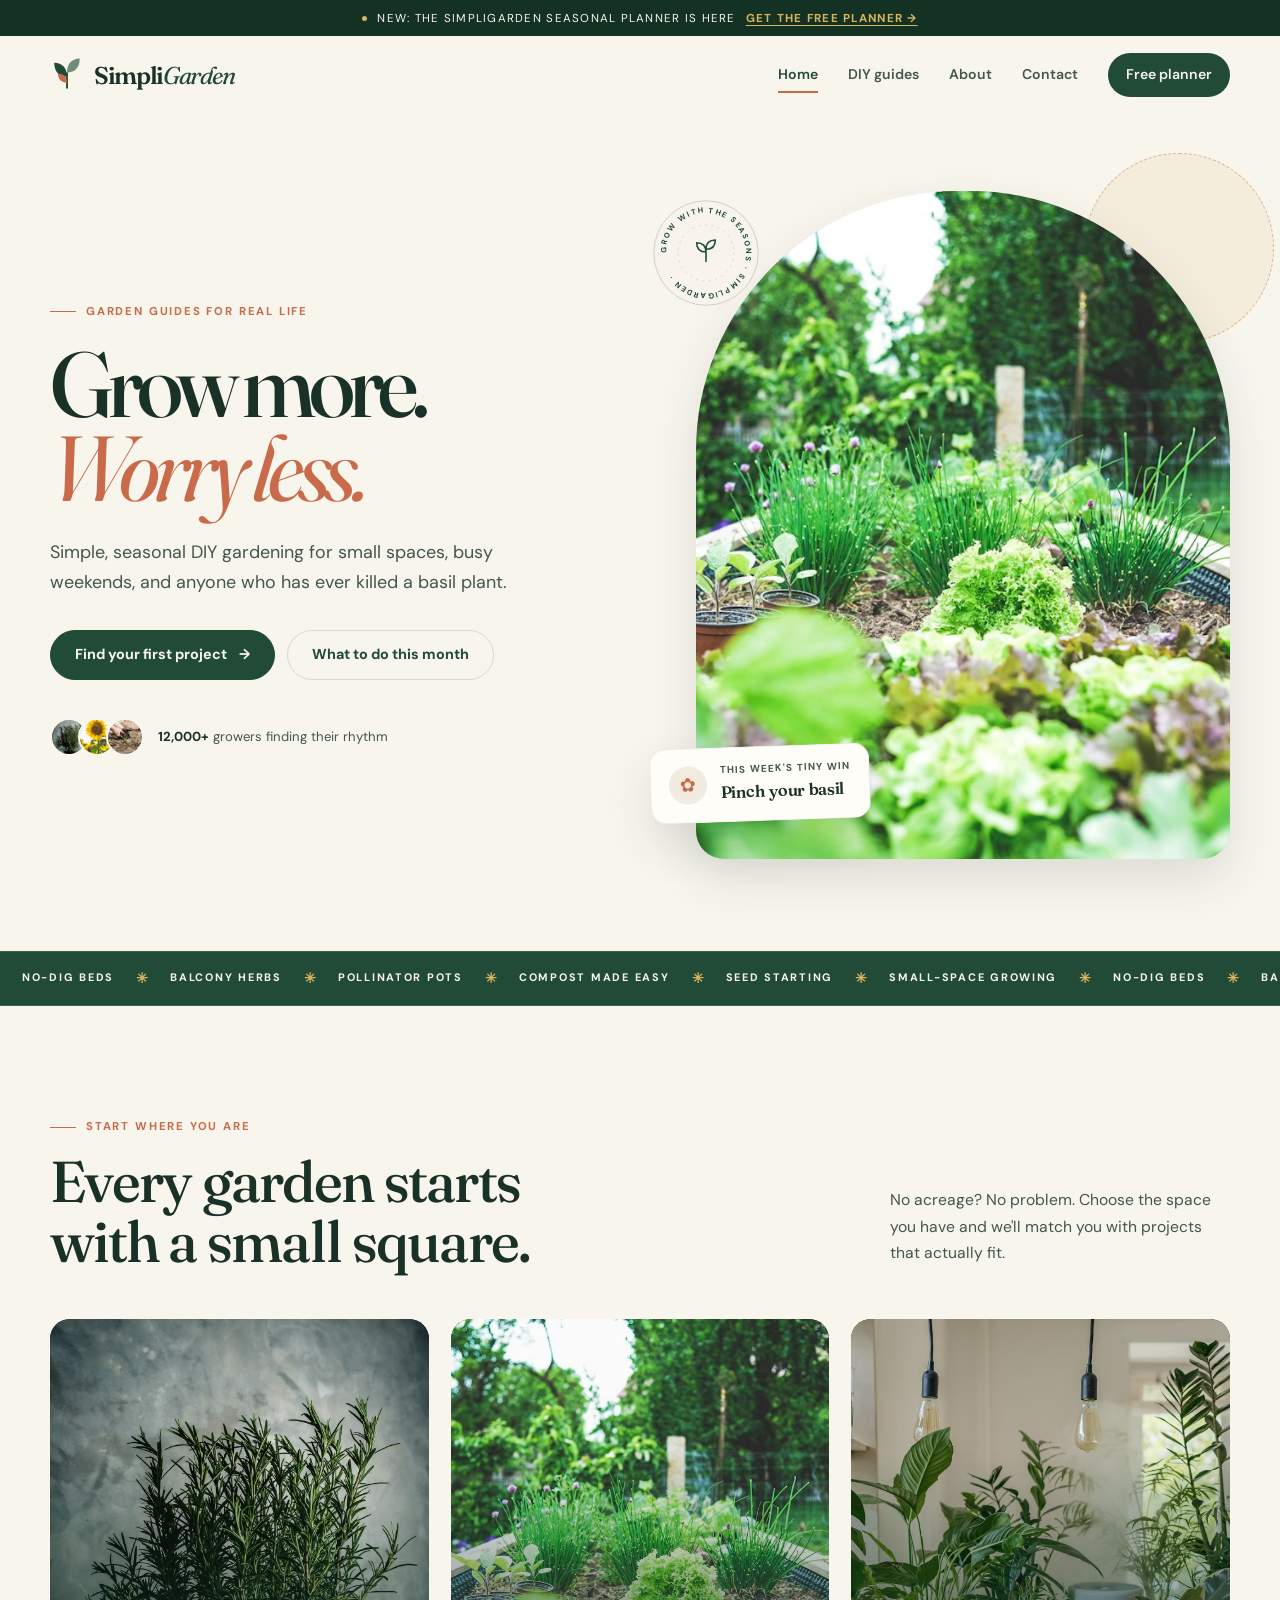
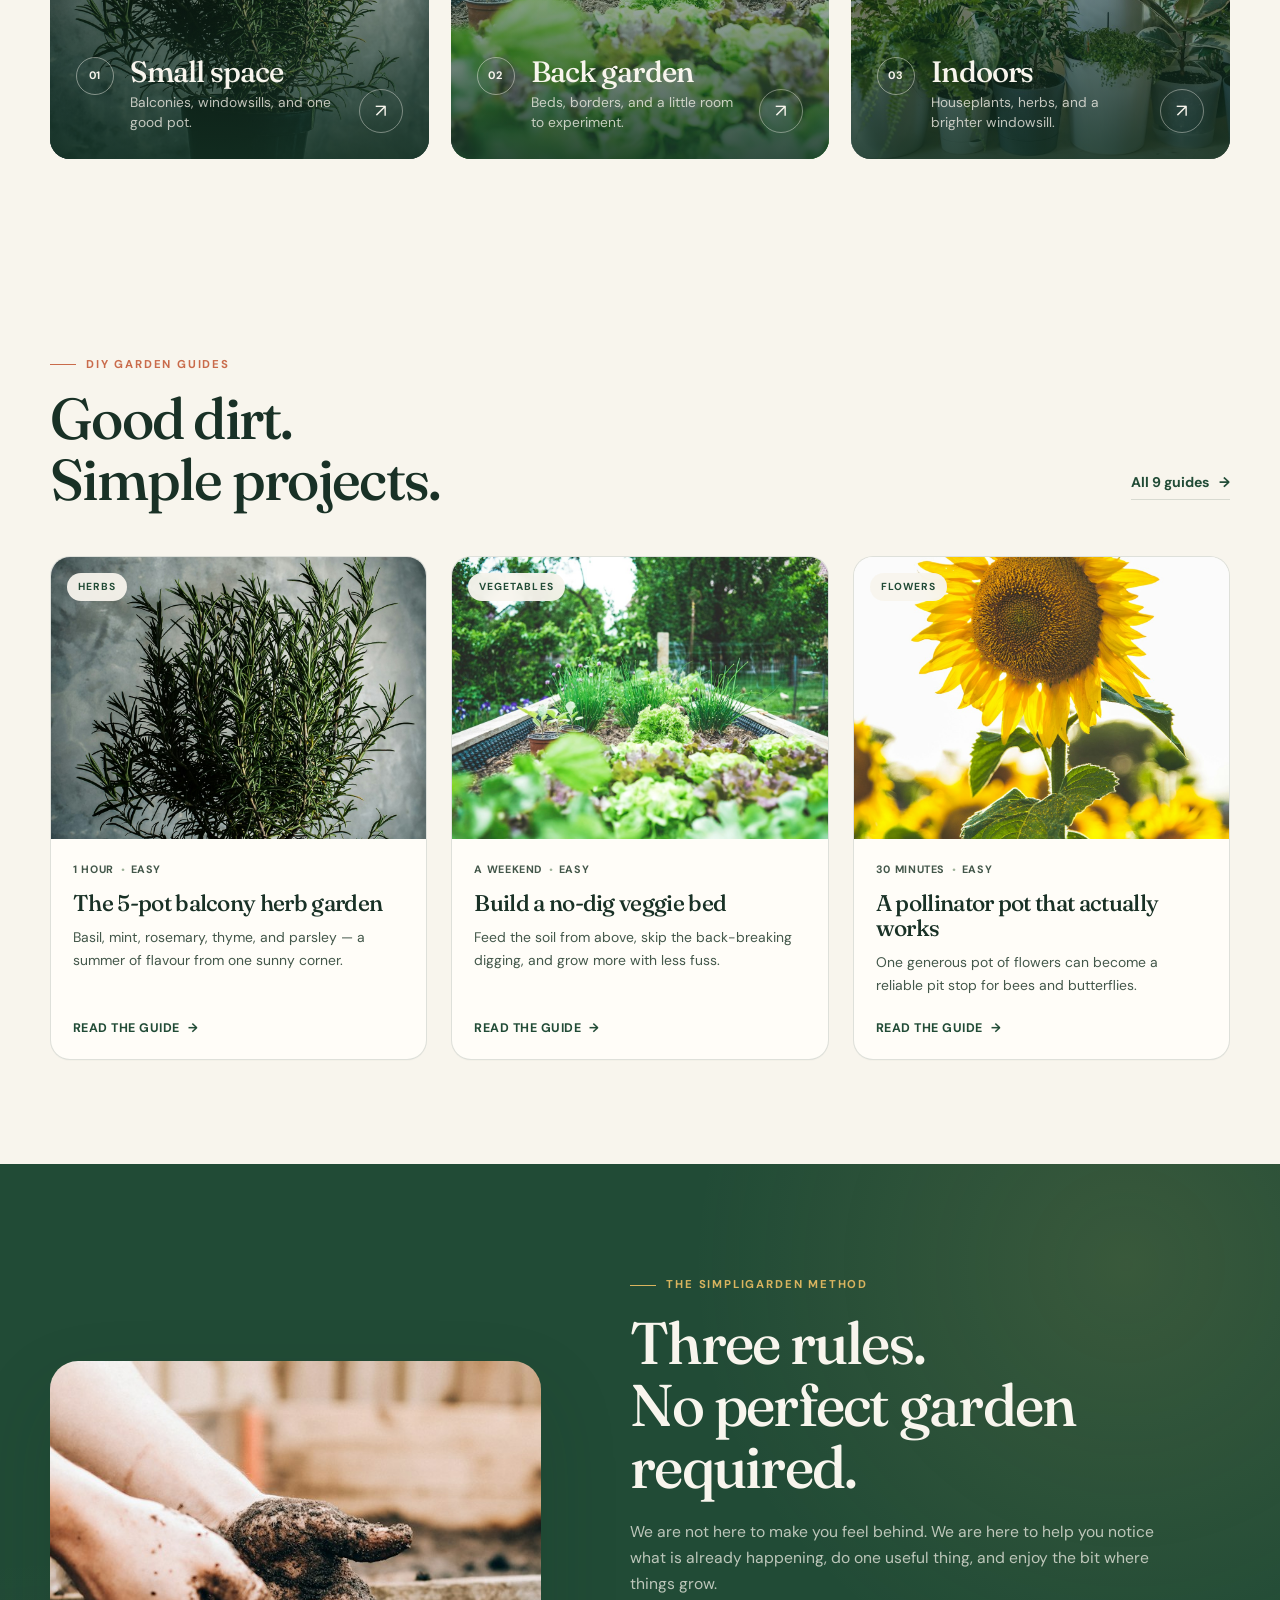
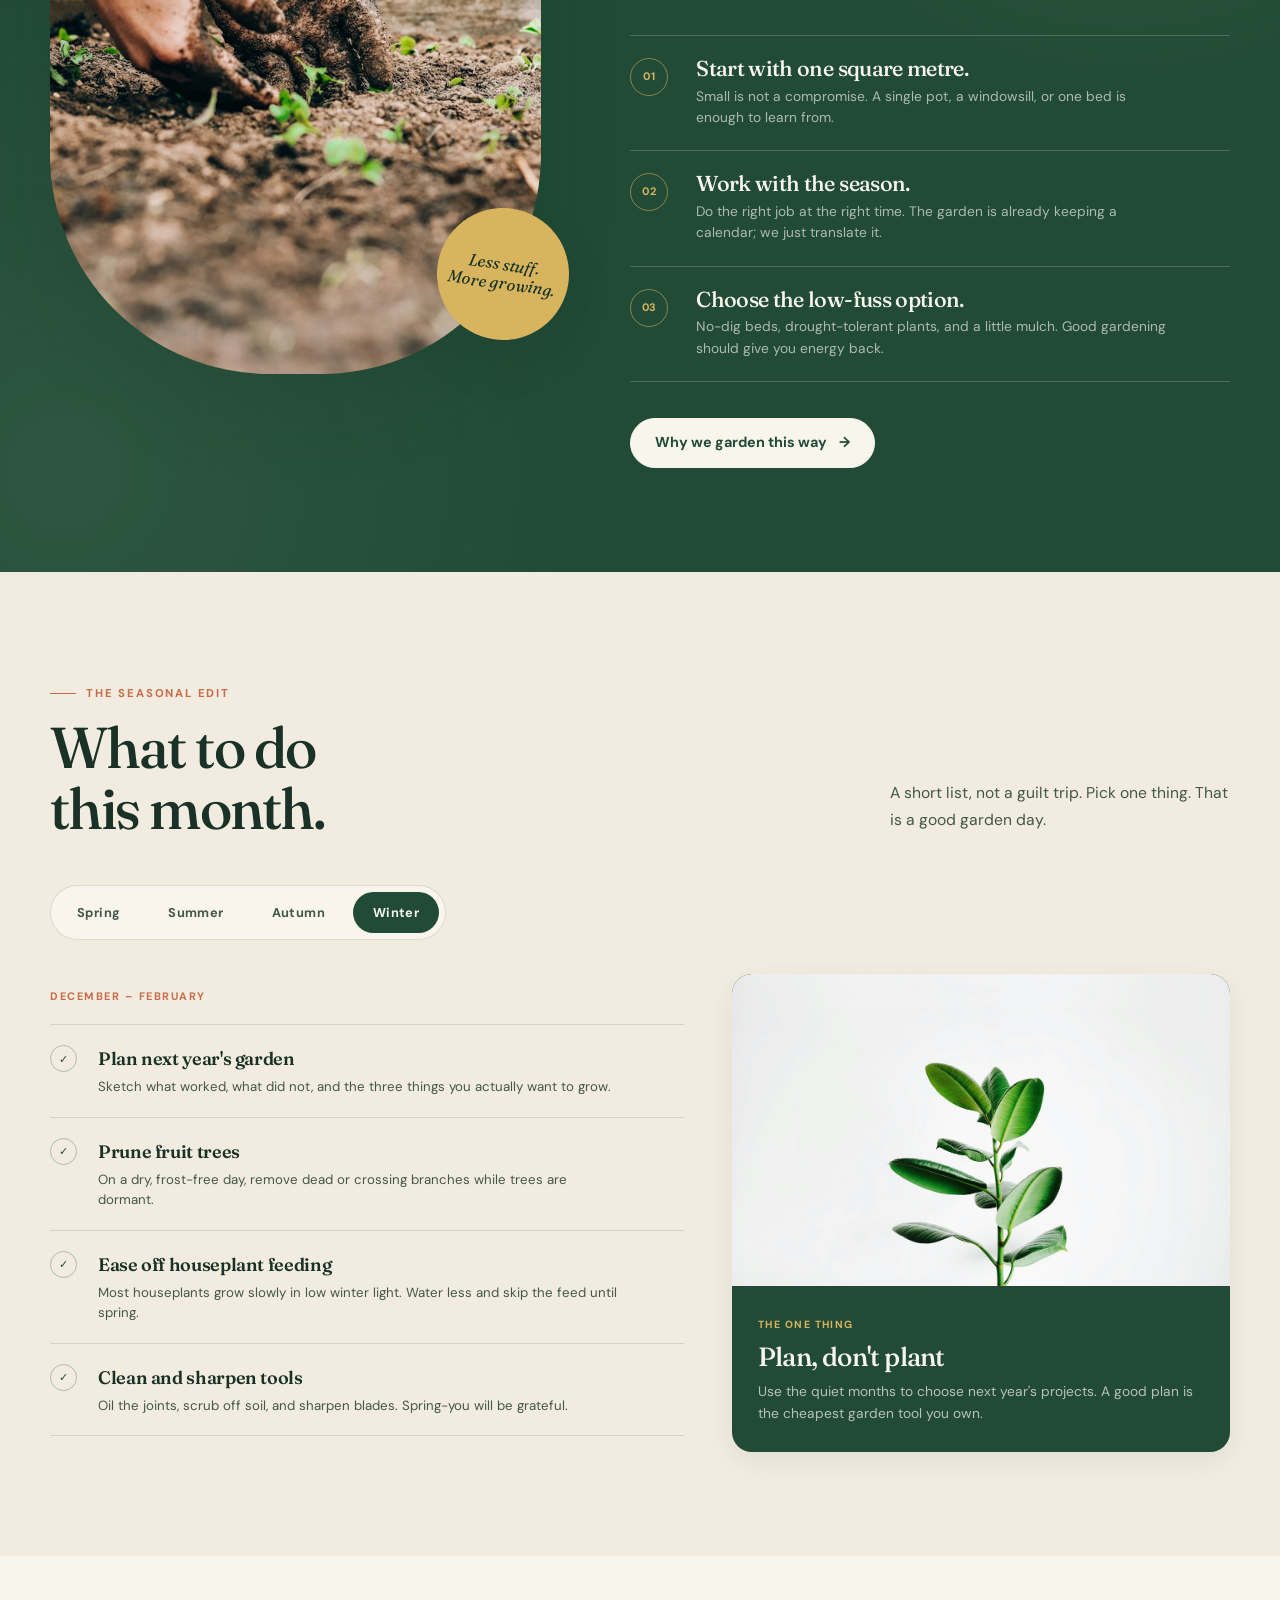
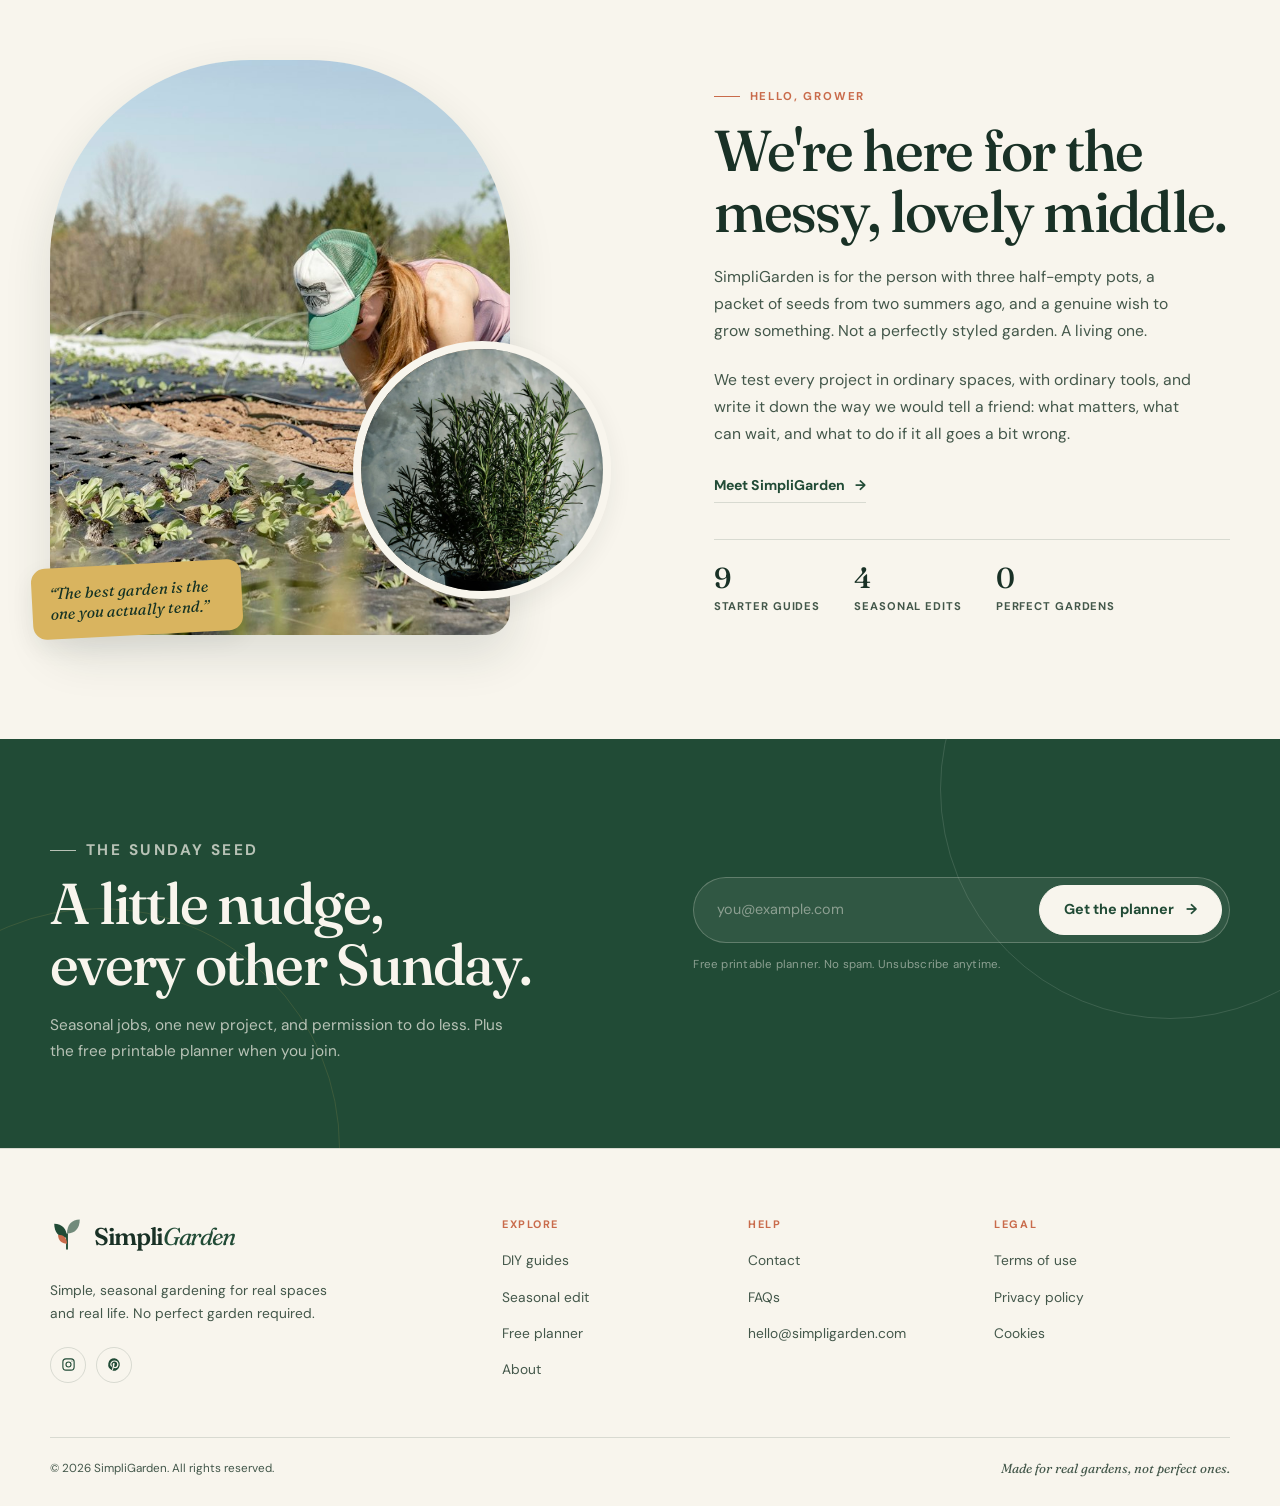
<file: index.html>
<!doctype html>
<html lang="en">
  <head>
    <meta charset="utf-8">
    <meta name="viewport" content="width=device-width, initial-scale=1">
    <title>SimpliGarden — Simple, seasonal DIY gardening</title>
    <meta name="description" content="Simple, seasonal DIY gardening for small spaces, busy people, and anyone who has ever killed a basil plant. Free guides, a seasonal planner, and no perfect garden required.">
    <meta name="theme-color" content="#214b36">
    <meta property="og:title" content="SimpliGarden — Simple, seasonal DIY gardening">
    <meta property="og:description" content="Grow more. Worry less. Beginner-friendly garden projects, seasonal jobs, and a free printable planner.">
    <meta property="og:type" content="website">
    <meta property="og:image" content="assets/images/herbs.jpg">
    <link rel="icon" href="assets/favicon.svg" type="image/svg+xml">
    <link rel="preconnect" href="https://fonts.googleapis.com">
    <link rel="preconnect" href="https://fonts.gstatic.com" crossorigin>
    <link href="https://fonts.googleapis.com/css2?family=DM+Sans:opsz,wght@9..40,400;9..40,500;9..40,600;9..40,700&amp;family=Fraunces:ital,opsz,wght@0,9..144,400;0,9..144,500;0,9..144,600;1,9..144,400;1,9..144,500&amp;display=swap" rel="stylesheet">
    <link rel="stylesheet" href="assets/css/styles.css">
    <script>document.documentElement.classList.add("js");</script>
  </head>
  <body>
    <a class="skip-link" href="#main">Skip to content</a>

    <div class="announcement">
      <div class="container announcement-inner">
        <span class="announcement-dot" aria-hidden="true"></span>
        <span>New: the SimpliGarden seasonal planner is here</span>
        <a href="planner.html">Get the free planner →</a>
      </div>
    </div>

    <header class="site-header" data-header>
      <div class="container header-inner">
        <a class="logo" href="index.html" aria-label="SimpliGarden home">
          <svg class="logo-mark" viewBox="0 0 40 40" aria-hidden="true">
            <path d="M20 35V18" fill="none" stroke="currentColor" stroke-width="2.2" stroke-linecap="round"/>
            <path d="M20 22C10.5 22 5 15.8 5 5.5 14.5 5.5 20 11.7 20 22Z" fill="currentColor"/>
            <path d="M20 17c9.5 0 15-6.2 15-16.5C25.5.5 20 6.7 20 17Z" fill="currentColor" opacity=".62"/>
            <path d="M20 29c-6.6 0-10.5-3.9-10.5-10.5C16.1 18.5 20 22.4 20 29Z" fill="#c96b4b"/>
          </svg>
          <span class="logo-word">Simpli<em>Garden</em></span>
        </a>

        <button class="menu-toggle" type="button" aria-expanded="false" aria-controls="site-nav" data-menu-toggle>
          <span class="menu-toggle-lines" aria-hidden="true"></span>
          <span class="sr-only">Open menu</span>
        </button>

        <nav class="site-nav" id="site-nav" aria-label="Main navigation" data-nav>
          <a href="index.html" aria-current="page">Home</a>
          <a href="guides.html">DIY guides</a>
          <a href="about.html">About</a>
          <a href="contact.html">Contact</a>
          <a class="nav-cta" href="planner.html">Free planner</a>
        </nav>
      </div>
    </header>

    <main id="main">
      <section class="hero">
        <div class="container hero-grid">
          <div class="hero-copy">
            <p class="eyebrow" data-reveal>Garden guides for real life</p>
            <h1 data-reveal>Grow more.<br><em>Worry less.</em></h1>
            <p class="hero-sub" data-reveal>Simple, seasonal DIY gardening for small spaces, busy weekends, and anyone who has ever killed a basil plant.</p>

            <div class="hero-actions" data-reveal>
              <a class="btn" href="guides.html">Find your first project <span aria-hidden="true">→</span></a>
              <a class="btn btn--ghost" href="#seasonal">What to do this month</a>
            </div>

            <div class="hero-trust" data-reveal>
              <div class="avatar-stack" aria-hidden="true">
                <img src="assets/images/herbs-close.jpg" alt="">
                <img src="assets/images/sunflower.jpg" alt="">
                <img src="assets/images/hands-planting.jpg" alt="">
              </div>
              <p><strong>12,000+</strong> growers finding their rhythm</p>
            </div>
          </div>

          <div class="hero-visual" data-reveal>
            <div class="hero-sun" aria-hidden="true"></div>
            <figure class="hero-figure">
              <img src="assets/images/herbs.jpg" alt="A lush raised vegetable bed with lettuce, chives, and young plants" fetchpriority="high">
            </figure>

            <div class="hero-note">
              <span class="hero-note-icon" aria-hidden="true">✿</span>
              <div>
                <span>This week's tiny win</span>
                <strong>Pinch your basil</strong>
              </div>
            </div>

            <div class="hero-stamp" aria-hidden="true">
              <svg viewBox="0 0 120 120">
                <defs>
                  <path id="stamp-circle" d="M60,60 m-43,0 a43,43 0 1,1 86,0 a43,43 0 1,1 -86,0"/>
                </defs>
                <circle cx="60" cy="60" r="56" fill="rgba(248,245,237,.82)" stroke="rgba(25,49,38,.2)"/>
                <circle cx="60" cy="60" r="30" fill="none" stroke="rgba(25,49,38,.18)" stroke-dasharray="2 5"/>
                <path d="M60 69V53M60 59c-7 0-10-4-10-10 7 0 10 4 10 10Zm0-3c7 0 10-4 10-10-7 0-10 4-10 10Z" fill="none" stroke="#214b36" stroke-width="1.7" stroke-linecap="round" stroke-linejoin="round"/>
                <text><textPath href="#stamp-circle" startOffset="0%">GROW WITH THE SEASONS · SIMPLIGARDEN · </textPath></text>
              </svg>
            </div>
          </div>
        </div>
      </section>

      <div class="marquee" aria-hidden="true">
        <div class="marquee-track">
          <div class="marquee-group">
            <span class="marquee-item">No-dig beds</span>
            <span class="marquee-item">Balcony herbs</span>
            <span class="marquee-item">Pollinator pots</span>
            <span class="marquee-item">Compost made easy</span>
            <span class="marquee-item">Seed starting</span>
            <span class="marquee-item">Small-space growing</span>
          </div>
          <div class="marquee-group">
            <span class="marquee-item">No-dig beds</span>
            <span class="marquee-item">Balcony herbs</span>
            <span class="marquee-item">Pollinator pots</span>
            <span class="marquee-item">Compost made easy</span>
            <span class="marquee-item">Seed starting</span>
            <span class="marquee-item">Small-space growing</span>
          </div>
        </div>
      </div>

      <section class="section" id="start-here">
        <div class="container">
          <div class="section-head">
            <div>
              <p class="eyebrow" data-reveal>Start where you are</p>
              <h2 data-reveal>Every garden starts<br>with a small square.</h2>
            </div>
            <p class="section-intro" data-reveal>No acreage? No problem. Choose the space you have and we'll match you with projects that actually fit.</p>
          </div>

          <div class="grow-grid">
            <a class="grow-card" href="guides.html?filter=small-space" data-reveal>
              <img src="assets/images/herbs-close.jpg" alt="A rosemary plant growing in a pot" loading="lazy">
              <div class="grow-card-overlay">
                <span class="grow-num">01</span>
                <div>
                  <h3>Small space</h3>
                  <p>Balconies, windowsills, and one good pot.</p>
                </div>
                <span class="grow-arrow" aria-hidden="true">↗</span>
              </div>
            </a>

            <a class="grow-card" href="guides.html?filter=vegetables" data-reveal>
              <img src="assets/images/herbs.jpg" alt="A raised bed full of leafy vegetables and herbs" loading="lazy">
              <div class="grow-card-overlay">
                <span class="grow-num">02</span>
                <div>
                  <h3>Back garden</h3>
                  <p>Beds, borders, and a little room to experiment.</p>
                </div>
                <span class="grow-arrow" aria-hidden="true">↗</span>
              </div>
            </a>

            <a class="grow-card" href="guides.html?filter=indoors" data-reveal>
              <img src="assets/images/tools.jpg" alt="A collection of healthy indoor houseplants" loading="lazy">
              <div class="grow-card-overlay">
                <span class="grow-num">03</span>
                <div>
                  <h3>Indoors</h3>
                  <p>Houseplants, herbs, and a brighter windowsill.</p>
                </div>
                <span class="grow-arrow" aria-hidden="true">↗</span>
              </div>
            </a>
          </div>
        </div>
      </section>

      <section class="section section--tight">
        <div class="container">
          <div class="section-head">
            <div>
              <p class="eyebrow" data-reveal>DIY garden guides</p>
              <h2 data-reveal>Good dirt.<br>Simple projects.</h2>
            </div>
            <a class="link-arrow" href="guides.html" data-reveal>All 9 guides <span aria-hidden="true">→</span></a>
          </div>

          <div class="guide-grid">
            <a class="guide-card" href="guides.html?guide=balcony-herbs" data-reveal>
              <div class="guide-card-media">
                <img src="assets/images/herbs-close.jpg" alt="A healthy rosemary plant in a black pot" loading="lazy">
                <span class="guide-card-tag">Herbs</span>
              </div>
              <div class="guide-card-body">
                <div class="guide-meta"><span>1 hour</span><span>Easy</span></div>
                <h3>The 5-pot balcony herb garden</h3>
                <p>Basil, mint, rosemary, thyme, and parsley — a summer of flavour from one sunny corner.</p>
                <span class="card-cta">Read the guide <span aria-hidden="true">→</span></span>
              </div>
            </a>

            <a class="guide-card" href="guides.html?guide=no-dig-bed" data-reveal>
              <div class="guide-card-media">
                <img src="assets/images/herbs.jpg" alt="A thriving no-dig raised bed" loading="lazy">
                <span class="guide-card-tag">Vegetables</span>
              </div>
              <div class="guide-card-body">
                <div class="guide-meta"><span>A weekend</span><span>Easy</span></div>
                <h3>Build a no-dig veggie bed</h3>
                <p>Feed the soil from above, skip the back-breaking digging, and grow more with less fuss.</p>
                <span class="card-cta">Read the guide <span aria-hidden="true">→</span></span>
              </div>
            </a>

            <a class="guide-card" href="guides.html?guide=pollinator-pot" data-reveal>
              <div class="guide-card-media">
                <img src="assets/images/sunflower.jpg" alt="A bright sunflower in full bloom" loading="lazy">
                <span class="guide-card-tag">Flowers</span>
              </div>
              <div class="guide-card-body">
                <div class="guide-meta"><span>30 minutes</span><span>Easy</span></div>
                <h3>A pollinator pot that actually works</h3>
                <p>One generous pot of flowers can become a reliable pit stop for bees and butterflies.</p>
                <span class="card-cta">Read the guide <span aria-hidden="true">→</span></span>
              </div>
            </a>
          </div>
        </div>
      </section>

      <section class="method-section">
        <div class="container method-grid">
          <div class="method-visual" data-reveal>
            <img src="assets/images/hands-planting.jpg" alt="Hands planting young seedlings into dark garden soil" loading="lazy">
            <div class="method-badge">Less stuff.<br>More growing.</div>
          </div>

          <div class="method-copy">
            <p class="eyebrow eyebrow--light" data-reveal>The SimpliGarden method</p>
            <h2 data-reveal>Three rules.<br>No perfect garden required.</h2>
            <p data-reveal>We are not here to make you feel behind. We are here to help you notice what is already happening, do one useful thing, and enjoy the bit where things grow.</p>

            <ol class="method-list">
              <li data-reveal>
                <span>01</span>
                <div>
                  <h3>Start with one square metre.</h3>
                  <p>Small is not a compromise. A single pot, a windowsill, or one bed is enough to learn from.</p>
                </div>
              </li>
              <li data-reveal>
                <span>02</span>
                <div>
                  <h3>Work with the season.</h3>
                  <p>Do the right job at the right time. The garden is already keeping a calendar; we just translate it.</p>
                </div>
              </li>
              <li data-reveal>
                <span>03</span>
                <div>
                  <h3>Choose the low-fuss option.</h3>
                  <p>No-dig beds, drought-tolerant plants, and a little mulch. Good gardening should give you energy back.</p>
                </div>
              </li>
            </ol>

            <a class="btn btn--light" href="about.html" data-reveal>Why we garden this way <span aria-hidden="true">→</span></a>
          </div>
        </div>
      </section>

      <section class="section seasonal-section" id="seasonal">
        <div class="container">
          <div class="section-head">
            <div>
              <p class="eyebrow" data-reveal>The seasonal edit</p>
              <h2 data-reveal>What to do<br>this month.</h2>
            </div>
            <p class="section-intro" data-reveal>A short list, not a guilt trip. Pick one thing. That is a good garden day.</p>
          </div>

          <div class="season-tabs" role="tablist" aria-label="Seasonal garden tasks" data-reveal>
            <button class="season-tab" type="button" role="tab" id="tab-spring" aria-controls="panel-spring" aria-selected="false" tabindex="-1" data-season="spring">Spring</button>
            <button class="season-tab" type="button" role="tab" id="tab-summer" aria-controls="panel-summer" aria-selected="false" tabindex="-1" data-season="summer">Summer</button>
            <button class="season-tab" type="button" role="tab" id="tab-autumn" aria-controls="panel-autumn" aria-selected="false" tabindex="-1" data-season="autumn">Autumn</button>
            <button class="season-tab" type="button" role="tab" id="tab-winter" aria-controls="panel-winter" aria-selected="false" tabindex="-1" data-season="winter">Winter</button>
          </div>

          <div class="season-panels">
            <div class="season-panel" id="panel-spring" role="tabpanel" aria-labelledby="tab-spring" data-season-panel="spring" hidden>
              <div class="season-panel-inner">
                <div class="season-tasks">
                  <span class="season-label">March – May</span>
                  <ul class="task-list">
                    <li><span class="task-check" aria-hidden="true">✓</span><div><strong>Sow hardy herbs</strong><p>Parsley, chives, and coriander can go straight into pots once the worst of the frost has passed.</p></div></li>
                    <li><span class="task-check" aria-hidden="true">✓</span><div><strong>Start tomatoes indoors</strong><p>Give them warmth and light now for a head start. Pot on when the first true leaves appear.</p></div></li>
                    <li><span class="task-check" aria-hidden="true">✓</span><div><strong>Mulch your beds</strong><p>A 5cm layer of compost or leaf mould locks in moisture and keeps weeds down.</p></div></li>
                    <li><span class="task-check" aria-hidden="true">✓</span><div><strong>Check your watering kit</strong><p>Clean cans, check hoses, and set out a rain barrel before the first dry spell.</p></div></li>
                  </ul>
                </div>
                <aside class="season-card">
                  <img src="assets/images/planting.jpg" alt="Young seedlings growing in small pots" loading="lazy">
                  <div class="season-card-body">
                    <span class="season-card-label">The one thing</span>
                    <h3>Start tomatoes indoors</h3>
                    <p>Six weeks before your last frost is the sweet spot. A sunny windowsill and a little patience will do.</p>
                  </div>
                </aside>
              </div>
            </div>

            <div class="season-panel" id="panel-summer" role="tabpanel" aria-labelledby="tab-summer" data-season-panel="summer" hidden>
              <div class="season-panel-inner">
                <div class="season-tasks">
                  <span class="season-label">June – August</span>
                  <ul class="task-list">
                    <li><span class="task-check" aria-hidden="true">✓</span><div><strong>Water deeply, less often</strong><p>Early morning is best. Soak the roots rather than giving everything a light sprinkle.</p></div></li>
                    <li><span class="task-check" aria-hidden="true">✓</span><div><strong>Deadhead flowers</strong><p>Pinch off spent blooms to keep annuals flowering for longer. Leave a few seedheads for wildlife.</p></div></li>
                    <li><span class="task-check" aria-hidden="true">✓</span><div><strong>Harvest little and often</strong><p>Courgettes, beans, and salad are happiest picked young. Regular picking keeps plants productive.</p></div></li>
                    <li><span class="task-check" aria-hidden="true">✓</span><div><strong>Shade young seedlings</strong><p>A scrap of horticultural fleece or a light cloth is enough to stop them scorching.</p></div></li>
                  </ul>
                </div>
                <aside class="season-card">
                  <img src="assets/images/sunflower.jpg" alt="A sunflower reaching towards the summer sky" loading="lazy">
                  <div class="season-card-body">
                    <span class="season-card-label">The one thing</span>
                    <h3>Water deeply, less often</h3>
                    <p>One good soak a week encourages roots to go deeper than a daily drizzle ever will.</p>
                  </div>
                </aside>
              </div>
            </div>

            <div class="season-panel" id="panel-autumn" role="tabpanel" aria-labelledby="tab-autumn" data-season-panel="autumn" hidden>
              <div class="season-panel-inner">
                <div class="season-tasks">
                  <span class="season-label">September – November</span>
                  <ul class="task-list">
                    <li><span class="task-check" aria-hidden="true">✓</span><div><strong>Plant garlic</strong><p>Choose a sunny spot and plant cloves pointy-end up. They will overwinter and be ready next summer.</p></div></li>
                    <li><span class="task-check" aria-hidden="true">✓</span><div><strong>Sow a cover crop</strong><p>Field beans or grazing rye protect bare soil and keep nutrients from washing away.</p></div></li>
                    <li><span class="task-check" aria-hidden="true">✓</span><div><strong>Clear leaves into leaf mould</strong><p>Fill a bin bag, add a few holes, and leave it behind the shed for a year. Free soil improver.</p></div></li>
                    <li><span class="task-check" aria-hidden="true">✓</span><div><strong>Order spring bulbs</strong><p>Plant daffodils and alliums before the ground gets too cold. The good varieties sell out early.</p></div></li>
                  </ul>
                </div>
                <aside class="season-card">
                  <img src="assets/images/produce.jpg" alt="A colourful autumn market harvest of carrots, chillies, and greens" loading="lazy">
                  <div class="season-card-body">
                    <span class="season-card-label">The one thing</span>
                    <h3>Plant garlic now</h3>
                    <p>One of the easiest crops you can grow. Plant cloves in autumn, then mostly forget about them until summer.</p>
                  </div>
                </aside>
              </div>
            </div>

            <div class="season-panel" id="panel-winter" role="tabpanel" aria-labelledby="tab-winter" data-season-panel="winter" hidden>
              <div class="season-panel-inner">
                <div class="season-tasks">
                  <span class="season-label">December – February</span>
                  <ul class="task-list">
                    <li><span class="task-check" aria-hidden="true">✓</span><div><strong>Plan next year's garden</strong><p>Sketch what worked, what did not, and the three things you actually want to grow.</p></div></li>
                    <li><span class="task-check" aria-hidden="true">✓</span><div><strong>Prune fruit trees</strong><p>On a dry, frost-free day, remove dead or crossing branches while trees are dormant.</p></div></li>
                    <li><span class="task-check" aria-hidden="true">✓</span><div><strong>Ease off houseplant feeding</strong><p>Most houseplants grow slowly in low winter light. Water less and skip the feed until spring.</p></div></li>
                    <li><span class="task-check" aria-hidden="true">✓</span><div><strong>Clean and sharpen tools</strong><p>Oil the joints, scrub off soil, and sharpen blades. Spring-you will be grateful.</p></div></li>
                  </ul>
                </div>
                <aside class="season-card">
                  <img src="assets/images/plant-close.jpg" alt="A rubber plant with glossy green leaves against a pale wall" loading="lazy">
                  <div class="season-card-body">
                    <span class="season-card-label">The one thing</span>
                    <h3>Plan, don't plant</h3>
                    <p>Use the quiet months to choose next year's projects. A good plan is the cheapest garden tool you own.</p>
                  </div>
                </aside>
              </div>
            </div>
          </div>
        </div>
      </section>

      <section class="section">
        <div class="container about-teaser">
          <div class="about-teaser-images" data-reveal>
            <img class="about-img-main" src="assets/images/seedlings.jpg" alt="A gardener planting seedlings in a field" loading="lazy">
            <img class="about-img-small" src="assets/images/herbs-close.jpg" alt="Rosemary growing in a pot" loading="lazy">
            <div class="about-quote">“The best garden is the one you actually tend.”</div>
          </div>

          <div class="about-teaser-copy">
            <p class="eyebrow" data-reveal>Hello, grower</p>
            <h2 data-reveal>We're here for the messy, lovely middle.</h2>
            <p data-reveal>SimpliGarden is for the person with three half-empty pots, a packet of seeds from two summers ago, and a genuine wish to grow something. Not a perfectly styled garden. A living one.</p>
            <p data-reveal>We test every project in ordinary spaces, with ordinary tools, and write it down the way we would tell a friend: what matters, what can wait, and what to do if it all goes a bit wrong.</p>
            <a class="link-arrow" href="about.html" data-reveal>Meet SimpliGarden <span aria-hidden="true">→</span></a>

            <div class="about-stats" data-reveal>
              <div class="stat"><strong>9</strong><span>starter guides</span></div>
              <div class="stat"><strong>4</strong><span>seasonal edits</span></div>
              <div class="stat"><strong>0</strong><span>perfect gardens</span></div>
            </div>
          </div>
        </div>
      </section>

      <section class="newsletter">
        <div class="container newsletter-inner">
          <div>
            <p class="eyebrow eyebrow--light" data-reveal>The Sunday seed</p>
            <h2 data-reveal>A little nudge,<br>every other Sunday.</h2>
            <p data-reveal>Seasonal jobs, one new project, and permission to do less. Plus the free printable planner when you join.</p>
          </div>

          <div class="newsletter-form-wrap" data-reveal>
            <form class="newsletter-form js-newsletter-form" novalidate>
              <label class="sr-only" for="newsletter-email">Email address</label>
              <input id="newsletter-email" name="email" type="email" placeholder="you@example.com" autocomplete="email" required>
              <button class="btn btn--light" type="submit">Get the planner <span aria-hidden="true">→</span></button>
            </form>
            <p class="form-note">Free printable planner. No spam. Unsubscribe anytime.</p>
            <p class="form-status" role="status" aria-live="polite" data-newsletter-status></p>
          </div>
        </div>
      </section>
    </main>

    <footer class="site-footer">
      <div class="container footer-grid">
        <div class="footer-brand">
          <a class="logo" href="index.html" aria-label="SimpliGarden home">
            <svg class="logo-mark" viewBox="0 0 40 40" aria-hidden="true">
              <path d="M20 35V18" fill="none" stroke="currentColor" stroke-width="2.2" stroke-linecap="round"/>
              <path d="M20 22C10.5 22 5 15.8 5 5.5 14.5 5.5 20 11.7 20 22Z" fill="currentColor"/>
              <path d="M20 17c9.5 0 15-6.2 15-16.5C25.5.5 20 6.7 20 17Z" fill="currentColor" opacity=".62"/>
              <path d="M20 29c-6.6 0-10.5-3.9-10.5-10.5C16.1 18.5 20 22.4 20 29Z" fill="#c96b4b"/>
            </svg>
            <span class="logo-word">Simpli<em>Garden</em></span>
          </a>
          <p>Simple, seasonal gardening for real spaces and real life. No perfect garden required.</p>
          <div class="footer-social">
            <a href="https://instagram.com" aria-label="SimpliGarden on Instagram" target="_blank" rel="noreferrer">
              <svg viewBox="0 0 24 24" fill="none" stroke="currentColor" stroke-width="1.8" aria-hidden="true"><rect x="3" y="3" width="18" height="18" rx="5"/><circle cx="12" cy="12" r="4"/><circle cx="17.5" cy="6.5" r=".8" fill="currentColor" stroke="none"/></svg>
            </a>
            <a href="https://pinterest.com" aria-label="SimpliGarden on Pinterest" target="_blank" rel="noreferrer">
              <svg viewBox="0 0 24 24" fill="currentColor" aria-hidden="true"><path d="M12 2a10 10 0 0 0-3.7 19.3c-.1-.8-.2-2 0-2.9l1.2-5.1s-.3-.6-.3-1.5c0-1.4.8-2.4 1.8-2.4.9 0 1.3.6 1.3 1.4 0 .9-.6 2.2-.9 3.4-.2 1 .5 1.9 1.6 1.9 1.9 0 3.3-2 3.3-4.8 0-2.5-1.8-4.3-4.4-4.3-3 0-4.8 2.2-4.8 4.6 0 .9.3 1.9.8 2.4.1.1.1.2.1.3l-.3 1.2c0 .2-.2.3-.4.2-1.3-.6-2.1-2.5-2.1-4 0-3.3 2.4-6.3 6.9-6.3 3.6 0 6.4 2.6 6.4 6 0 3.6-2.2 6.5-5.4 6.5-1.1 0-2.1-.6-2.4-1.2l-.7 2.6c-.2.9-.9 2-1.3 2.7A10 10 0 1 0 12 2Z"/></svg>
            </a>
          </div>
        </div>

        <div class="footer-col">
          <h3>Explore</h3>
          <ul>
            <li><a href="guides.html">DIY guides</a></li>
            <li><a href="index.html#seasonal">Seasonal edit</a></li>
            <li><a href="planner.html">Free planner</a></li>
            <li><a href="about.html">About</a></li>
          </ul>
        </div>

        <div class="footer-col">
          <h3>Help</h3>
          <ul>
            <li><a href="contact.html">Contact</a></li>
            <li><a href="contact.html#faq">FAQs</a></li>
            <li><a href="mailto:hello@simpligarden.com">hello@simpligarden.com</a></li>
          </ul>
        </div>

        <div class="footer-col">
          <h3>Legal</h3>
          <ul>
            <li><a href="terms.html">Terms of use</a></li>
            <li><a href="privacy.html">Privacy policy</a></li>
            <li><a href="privacy.html#cookies">Cookies</a></li>
          </ul>
        </div>
      </div>

      <div class="container footer-bottom">
        <p>© <span data-year>2026</span> SimpliGarden. All rights reserved.</p>
        <p>Made for real gardens, not perfect ones.</p>
      </div>
    </footer>

    <script src="assets/js/main.js"></script>
  </body>
</html>
</file>
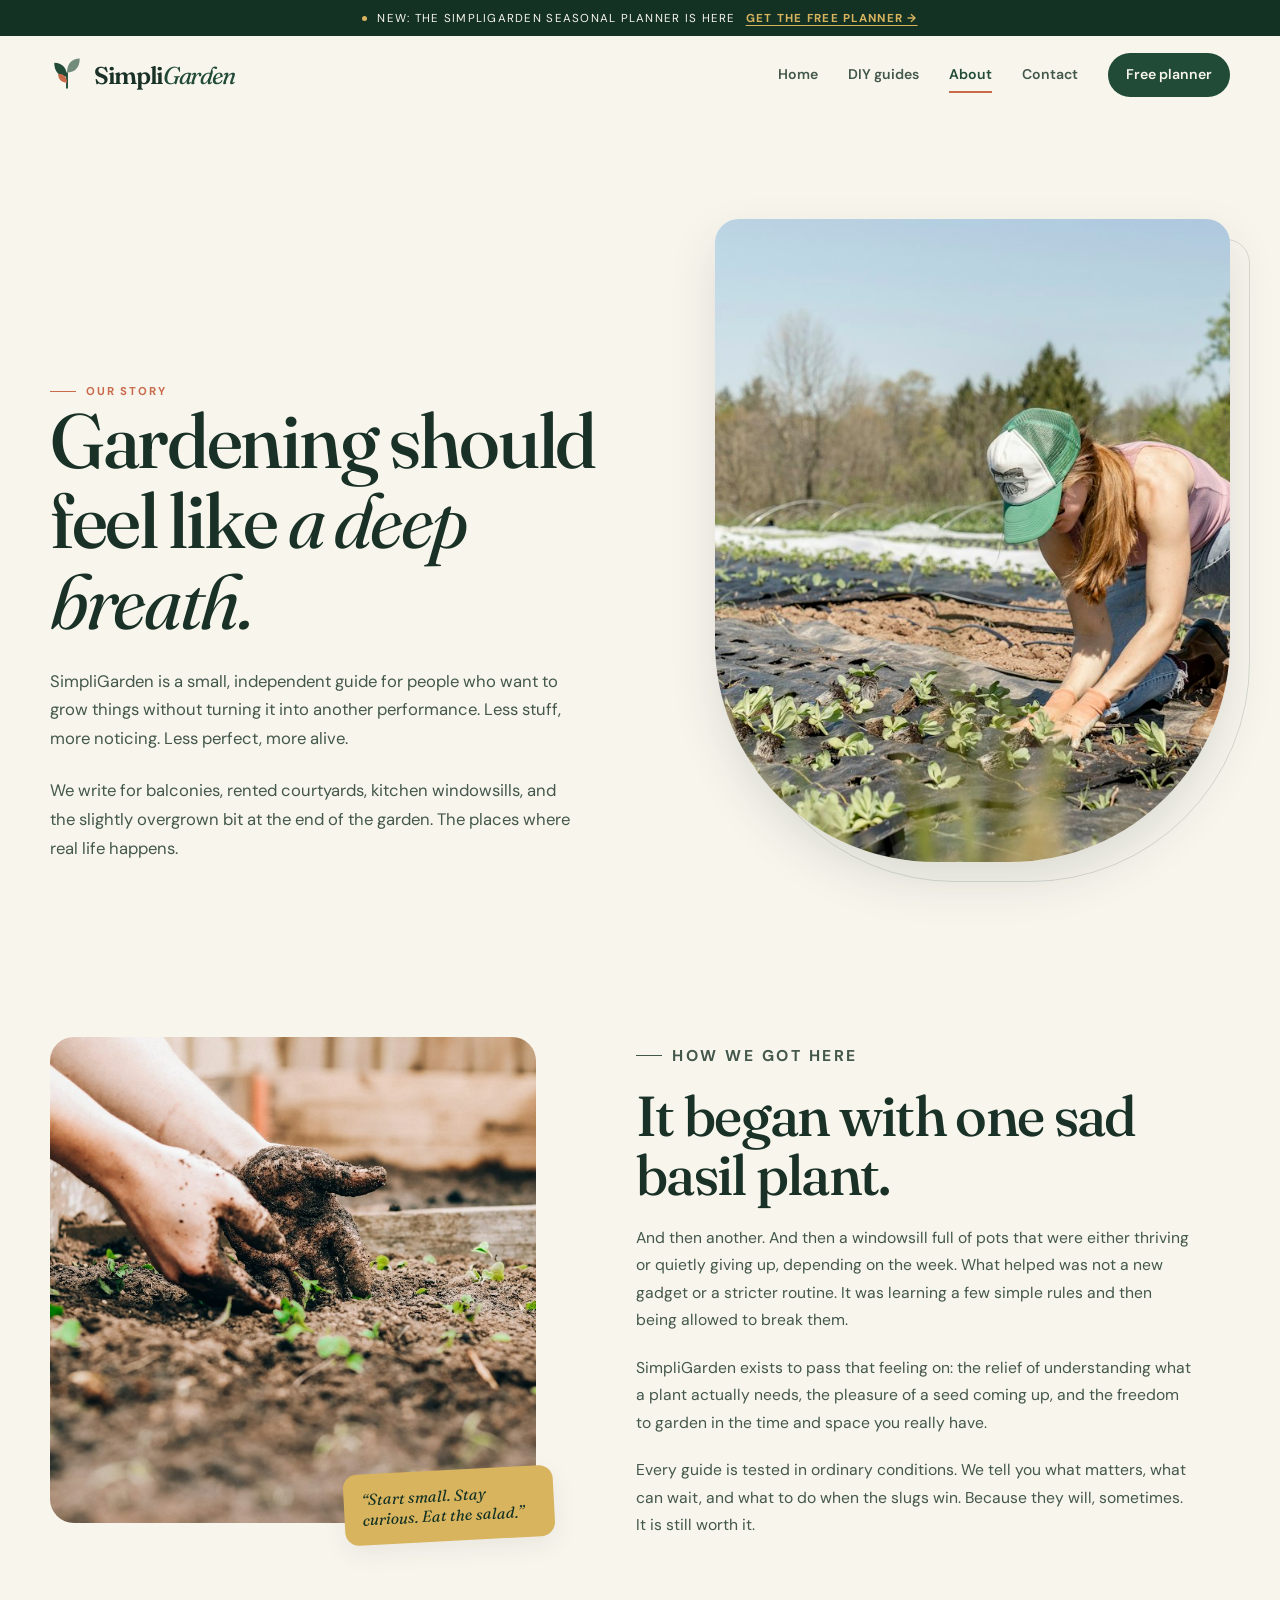
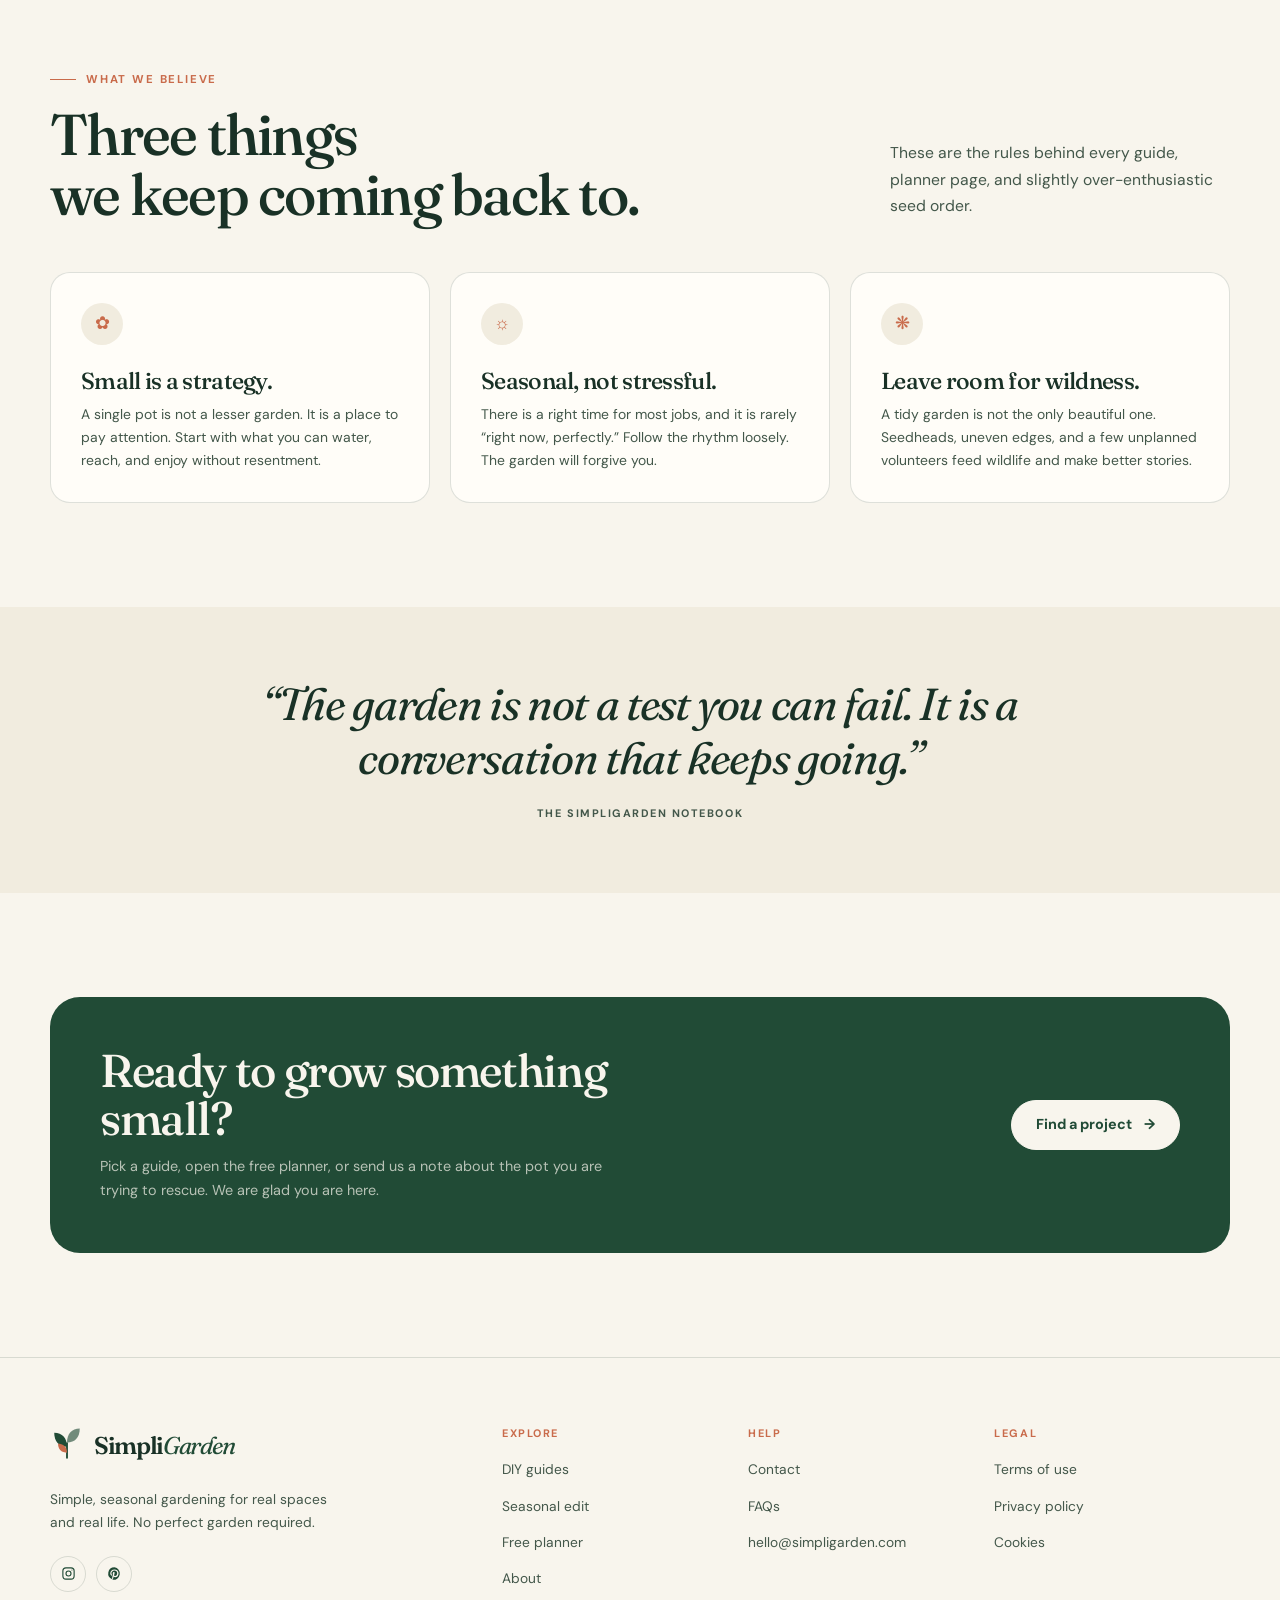
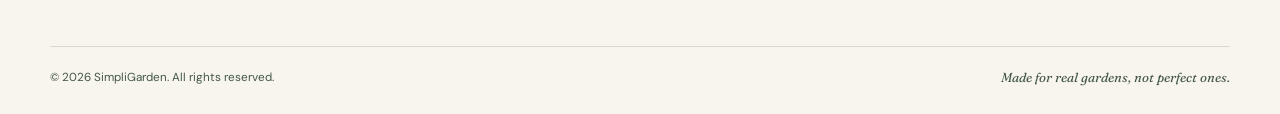
<file: about.html>
<!doctype html>
<html lang="en">
  <head>
    <meta charset="utf-8">
    <meta name="viewport" content="width=device-width, initial-scale=1">
    <title>About SimpliGarden — Gardening for real life</title>
    <meta name="description" content="SimpliGarden is a small, independent garden guide for real spaces, busy people, and anyone who wants to grow something without chasing perfection.">
    <meta name="theme-color" content="#214b36">
    <meta property="og:title" content="About SimpliGarden">
    <meta property="og:description" content="Gardening should feel like a deep breath. Meet the idea behind SimpliGarden.">
    <meta property="og:type" content="website">
    <meta property="og:image" content="assets/images/seedlings.jpg">
    <link rel="icon" href="assets/favicon.svg" type="image/svg+xml">
    <link rel="preconnect" href="https://fonts.googleapis.com">
    <link rel="preconnect" href="https://fonts.gstatic.com" crossorigin>
    <link href="https://fonts.googleapis.com/css2?family=DM+Sans:opsz,wght@9..40,400;9..40,500;9..40,600;9..40,700&amp;family=Fraunces:ital,opsz,wght@0,9..144,400;0,9..144,500;0,9..144,600;1,9..144,400;1,9..144,500&amp;display=swap" rel="stylesheet">
    <link rel="stylesheet" href="assets/css/styles.css">
    <script>document.documentElement.classList.add("js");</script>
  </head>
  <body>
    <a class="skip-link" href="#main">Skip to content</a>

    <div class="announcement">
      <div class="container announcement-inner">
        <span class="announcement-dot" aria-hidden="true"></span>
        <span>New: the SimpliGarden seasonal planner is here</span>
        <a href="planner.html">Get the free planner →</a>
      </div>
    </div>

    <header class="site-header" data-header>
      <div class="container header-inner">
        <a class="logo" href="index.html" aria-label="SimpliGarden home">
          <svg class="logo-mark" viewBox="0 0 40 40" aria-hidden="true">
            <path d="M20 35V18" fill="none" stroke="currentColor" stroke-width="2.2" stroke-linecap="round"/>
            <path d="M20 22C10.5 22 5 15.8 5 5.5 14.5 5.5 20 11.7 20 22Z" fill="currentColor"/>
            <path d="M20 17c9.5 0 15-6.2 15-16.5C25.5.5 20 6.7 20 17Z" fill="currentColor" opacity=".62"/>
            <path d="M20 29c-6.6 0-10.5-3.9-10.5-10.5C16.1 18.5 20 22.4 20 29Z" fill="#c96b4b"/>
          </svg>
          <span class="logo-word">Simpli<em>Garden</em></span>
        </a>

        <button class="menu-toggle" type="button" aria-expanded="false" aria-controls="site-nav" data-menu-toggle>
          <span class="menu-toggle-lines" aria-hidden="true"></span>
          <span class="sr-only">Open menu</span>
        </button>

        <nav class="site-nav" id="site-nav" aria-label="Main navigation" data-nav>
          <a href="index.html">Home</a>
          <a href="guides.html">DIY guides</a>
          <a href="about.html" aria-current="page">About</a>
          <a href="contact.html">Contact</a>
          <a class="nav-cta" href="planner.html">Free planner</a>
        </nav>
      </div>
    </header>

    <main id="main">
      <section class="section" style="padding-bottom: 40px;">
        <div class="container about-hero">
          <div class="about-hero-copy">
            <p class="eyebrow" data-reveal>Our story</p>
            <h1 data-reveal>Gardening should feel like <em>a deep breath.</em></h1>
            <p data-reveal>SimpliGarden is a small, independent guide for people who want to grow things without turning it into another performance. Less stuff, more noticing. Less perfect, more alive.</p>
            <p data-reveal>We write for balconies, rented courtyards, kitchen windowsills, and the slightly overgrown bit at the end of the garden. The places where real life happens.</p>
          </div>

          <div class="about-hero-media" data-reveal>
            <img src="assets/images/seedlings.jpg" alt="A gardener crouching to plant seedlings in a field" fetchpriority="high">
          </div>
        </div>
      </section>

      <section class="section" style="padding-top: 40px;">
        <div class="container about-story">
          <div class="about-story-media" data-reveal>
            <img src="assets/images/hands-planting.jpg" alt="Two hands firming soil around a young seedling" loading="lazy">
            <div class="about-quote">“Start small. Stay curious. Eat the salad.”</div>
          </div>

          <div class="about-story-copy">
            <p class="eyebrow" data-reveal>How we got here</p>
            <h2 data-reveal>It began with one sad basil plant.</h2>
            <p data-reveal>And then another. And then a windowsill full of pots that were either thriving or quietly giving up, depending on the week. What helped was not a new gadget or a stricter routine. It was learning a few simple rules and then being allowed to break them.</p>
            <p data-reveal>SimpliGarden exists to pass that feeling on: the relief of understanding what a plant actually needs, the pleasure of a seed coming up, and the freedom to garden in the time and space you really have.</p>
            <p data-reveal>Every guide is tested in ordinary conditions. We tell you what matters, what can wait, and what to do when the slugs win. Because they will, sometimes. It is still worth it.</p>
          </div>
        </div>
      </section>

      <section class="section" style="padding-top: 20px;">
        <div class="container">
          <div class="section-head">
            <div>
              <p class="eyebrow" data-reveal>What we believe</p>
              <h2 data-reveal>Three things<br>we keep coming back to.</h2>
            </div>
            <p class="section-intro" data-reveal>These are the rules behind every guide, planner page, and slightly over-enthusiastic seed order.</p>
          </div>

          <div class="values-grid">
            <article class="value-card" data-reveal>
              <span aria-hidden="true">✿</span>
              <h3>Small is a strategy.</h3>
              <p>A single pot is not a lesser garden. It is a place to pay attention. Start with what you can water, reach, and enjoy without resentment.</p>
            </article>

            <article class="value-card" data-reveal>
              <span aria-hidden="true">☼</span>
              <h3>Seasonal, not stressful.</h3>
              <p>There is a right time for most jobs, and it is rarely “right now, perfectly.” Follow the rhythm loosely. The garden will forgive you.</p>
            </article>

            <article class="value-card" data-reveal>
              <span aria-hidden="true">❋</span>
              <h3>Leave room for wildness.</h3>
              <p>A tidy garden is not the only beautiful one. Seedheads, uneven edges, and a few unplanned volunteers feed wildlife and make better stories.</p>
            </article>
          </div>
        </div>
      </section>

      <section class="quote-block">
        <div class="container">
          <blockquote data-reveal>“The garden is not a test you can fail. It is a conversation that keeps going.”</blockquote>
          <cite data-reveal>The SimpliGarden notebook</cite>
        </div>
      </section>

      <section class="section">
        <div class="container">
          <div class="about-cta" data-reveal>
            <div>
              <h2>Ready to grow something small?</h2>
              <p>Pick a guide, open the free planner, or send us a note about the pot you are trying to rescue. We are glad you are here.</p>
            </div>
            <a class="btn btn--light" href="guides.html">Find a project <span aria-hidden="true">→</span></a>
          </div>
        </div>
      </section>
    </main>

    <footer class="site-footer">
      <div class="container footer-grid">
        <div class="footer-brand">
          <a class="logo" href="index.html" aria-label="SimpliGarden home">
            <svg class="logo-mark" viewBox="0 0 40 40" aria-hidden="true">
              <path d="M20 35V18" fill="none" stroke="currentColor" stroke-width="2.2" stroke-linecap="round"/>
              <path d="M20 22C10.5 22 5 15.8 5 5.5 14.5 5.5 20 11.7 20 22Z" fill="currentColor"/>
              <path d="M20 17c9.5 0 15-6.2 15-16.5C25.5.5 20 6.7 20 17Z" fill="currentColor" opacity=".62"/>
              <path d="M20 29c-6.6 0-10.5-3.9-10.5-10.5C16.1 18.5 20 22.4 20 29Z" fill="#c96b4b"/>
            </svg>
            <span class="logo-word">Simpli<em>Garden</em></span>
          </a>
          <p>Simple, seasonal gardening for real spaces and real life. No perfect garden required.</p>
          <div class="footer-social">
            <a href="https://instagram.com" aria-label="SimpliGarden on Instagram" target="_blank" rel="noreferrer">
              <svg viewBox="0 0 24 24" fill="none" stroke="currentColor" stroke-width="1.8" aria-hidden="true"><rect x="3" y="3" width="18" height="18" rx="5"/><circle cx="12" cy="12" r="4"/><circle cx="17.5" cy="6.5" r=".8" fill="currentColor" stroke="none"/></svg>
            </a>
            <a href="https://pinterest.com" aria-label="SimpliGarden on Pinterest" target="_blank" rel="noreferrer">
              <svg viewBox="0 0 24 24" fill="currentColor" aria-hidden="true"><path d="M12 2a10 10 0 0 0-3.7 19.3c-.1-.8-.2-2 0-2.9l1.2-5.1s-.3-.6-.3-1.5c0-1.4.8-2.4 1.8-2.4.9 0 1.3.6 1.3 1.4 0 .9-.6 2.2-.9 3.4-.2 1 .5 1.9 1.6 1.9 1.9 0 3.3-2 3.3-4.8 0-2.5-1.8-4.3-4.4-4.3-3 0-4.8 2.2-4.8 4.6 0 .9.3 1.9.8 2.4.1.1.1.2.1.3l-.3 1.2c0 .2-.2.3-.4.2-1.3-.6-2.1-2.5-2.1-4 0-3.3 2.4-6.3 6.9-6.3 3.6 0 6.4 2.6 6.4 6 0 3.6-2.2 6.5-5.4 6.5-1.1 0-2.1-.6-2.4-1.2l-.7 2.6c-.2.9-.9 2-1.3 2.7A10 10 0 1 0 12 2Z"/></svg>
            </a>
          </div>
        </div>

        <div class="footer-col">
          <h3>Explore</h3>
          <ul>
            <li><a href="guides.html">DIY guides</a></li>
            <li><a href="index.html#seasonal">Seasonal edit</a></li>
            <li><a href="planner.html">Free planner</a></li>
            <li><a href="about.html">About</a></li>
          </ul>
        </div>

        <div class="footer-col">
          <h3>Help</h3>
          <ul>
            <li><a href="contact.html">Contact</a></li>
            <li><a href="contact.html#faq">FAQs</a></li>
            <li><a href="mailto:hello@simpligarden.com">hello@simpligarden.com</a></li>
          </ul>
        </div>

        <div class="footer-col">
          <h3>Legal</h3>
          <ul>
            <li><a href="terms.html">Terms of use</a></li>
            <li><a href="privacy.html">Privacy policy</a></li>
            <li><a href="privacy.html#cookies">Cookies</a></li>
          </ul>
        </div>
      </div>

      <div class="container footer-bottom">
        <p>© <span data-year>2026</span> SimpliGarden. All rights reserved.</p>
        <p>Made for real gardens, not perfect ones.</p>
      </div>
    </footer>

    <script src="assets/js/main.js"></script>
  </body>
</html>
</file>
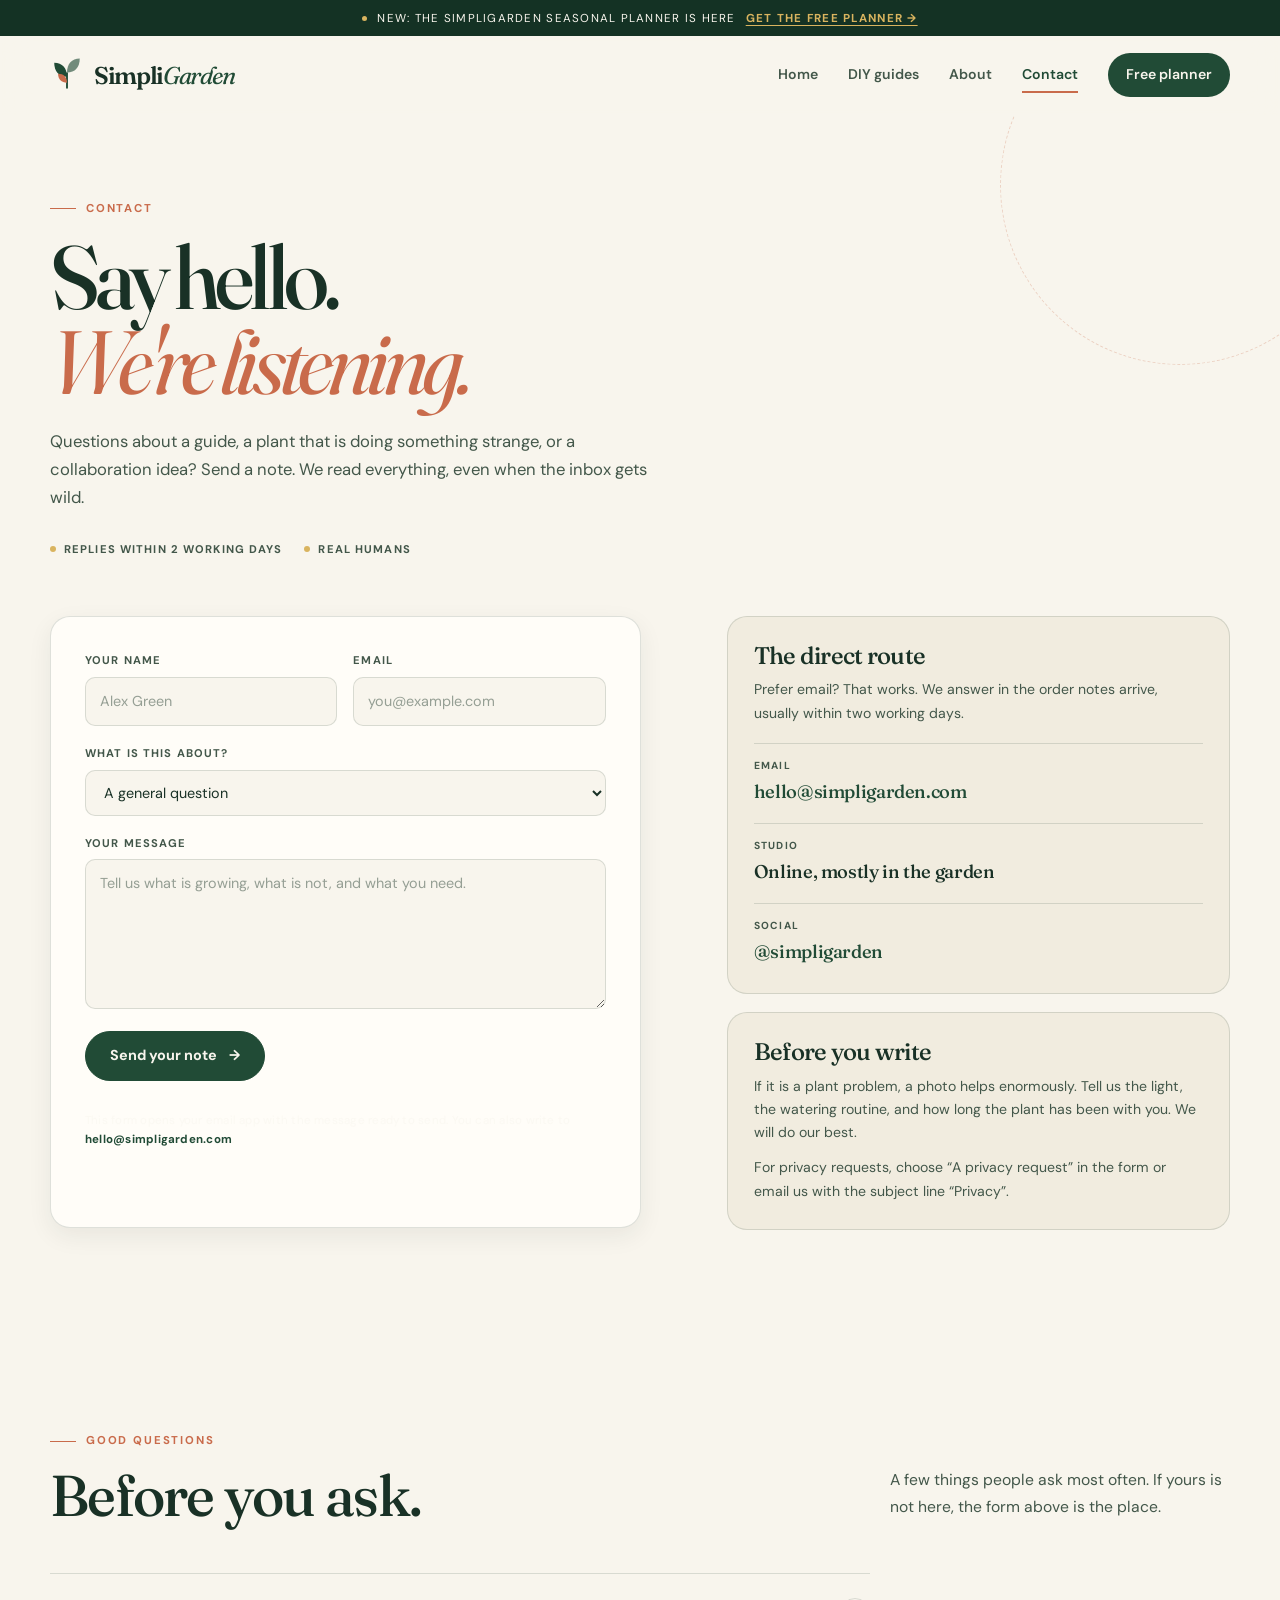
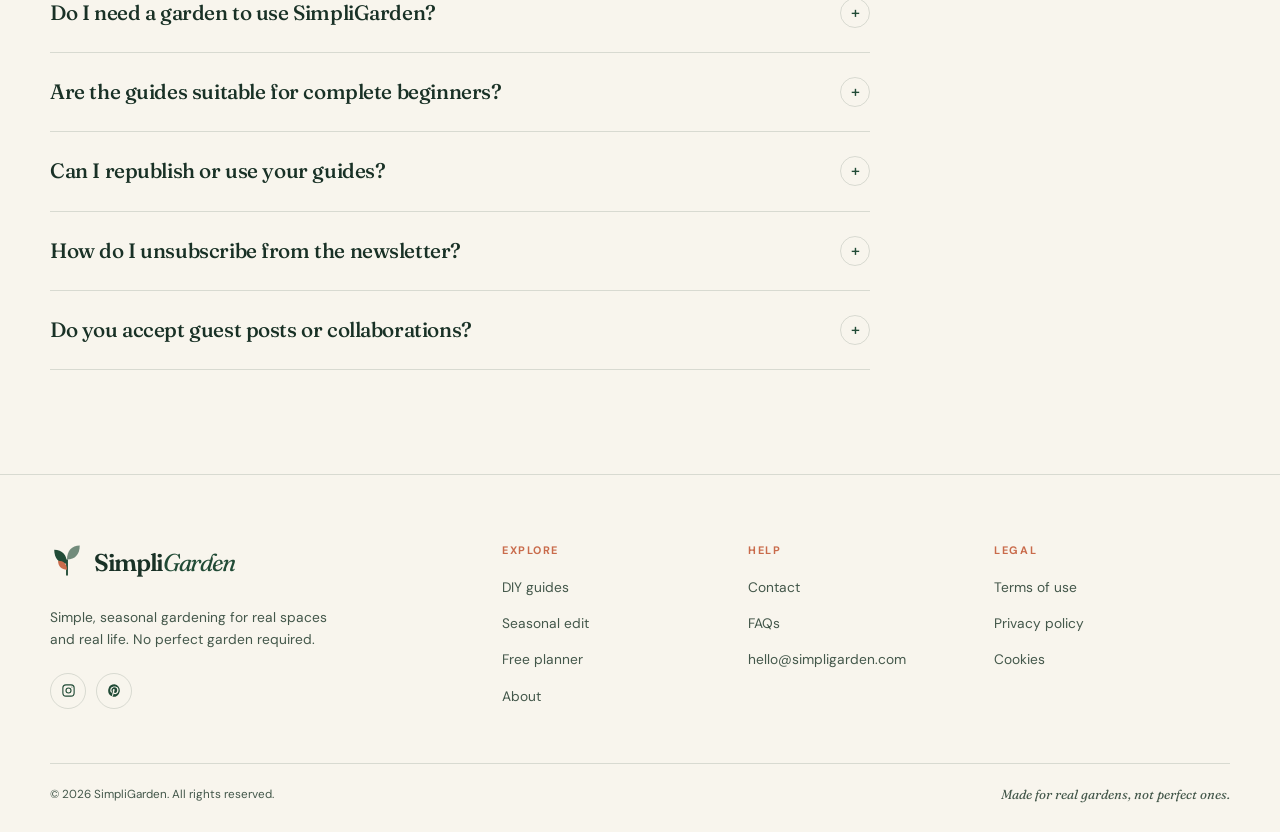
<file: contact.html>
<!doctype html>
<html lang="en">
  <head>
    <meta charset="utf-8">
    <meta name="viewport" content="width=device-width, initial-scale=1">
    <title>Contact SimpliGarden — Say hello</title>
    <meta name="description" content="Questions about a guide, a struggling plant, or working together? Send a note to the SimpliGarden team.">
    <meta name="theme-color" content="#214b36">
    <meta property="og:title" content="Contact SimpliGarden">
    <meta property="og:description" content="Questions about a guide, a struggling plant, or working together? We would love to hear from you.">
    <meta property="og:type" content="website">
    <meta property="og:image" content="assets/images/herbs.jpg">
    <link rel="icon" href="assets/favicon.svg" type="image/svg+xml">
    <link rel="preconnect" href="https://fonts.googleapis.com">
    <link rel="preconnect" href="https://fonts.gstatic.com" crossorigin>
    <link href="https://fonts.googleapis.com/css2?family=DM+Sans:opsz,wght@9..40,400;9..40,500;9..40,600;9..40,700&amp;family=Fraunces:ital,opsz,wght@0,9..144,400;0,9..144,500;0,9..144,600;1,9..144,400;1,9..144,500&amp;display=swap" rel="stylesheet">
    <link rel="stylesheet" href="assets/css/styles.css">
    <script>document.documentElement.classList.add("js");</script>
  </head>
  <body>
    <a class="skip-link" href="#main">Skip to content</a>

    <div class="announcement">
      <div class="container announcement-inner">
        <span class="announcement-dot" aria-hidden="true"></span>
        <span>New: the SimpliGarden seasonal planner is here</span>
        <a href="planner.html">Get the free planner →</a>
      </div>
    </div>

    <header class="site-header" data-header>
      <div class="container header-inner">
        <a class="logo" href="index.html" aria-label="SimpliGarden home">
          <svg class="logo-mark" viewBox="0 0 40 40" aria-hidden="true">
            <path d="M20 35V18" fill="none" stroke="currentColor" stroke-width="2.2" stroke-linecap="round"/>
            <path d="M20 22C10.5 22 5 15.8 5 5.5 14.5 5.5 20 11.7 20 22Z" fill="currentColor"/>
            <path d="M20 17c9.5 0 15-6.2 15-16.5C25.5.5 20 6.7 20 17Z" fill="currentColor" opacity=".62"/>
            <path d="M20 29c-6.6 0-10.5-3.9-10.5-10.5C16.1 18.5 20 22.4 20 29Z" fill="#c96b4b"/>
          </svg>
          <span class="logo-word">Simpli<em>Garden</em></span>
        </a>

        <button class="menu-toggle" type="button" aria-expanded="false" aria-controls="site-nav" data-menu-toggle>
          <span class="menu-toggle-lines" aria-hidden="true"></span>
          <span class="sr-only">Open menu</span>
        </button>

        <nav class="site-nav" id="site-nav" aria-label="Main navigation" data-nav>
          <a href="index.html">Home</a>
          <a href="guides.html">DIY guides</a>
          <a href="about.html">About</a>
          <a href="contact.html" aria-current="page">Contact</a>
          <a class="nav-cta" href="planner.html">Free planner</a>
        </nav>
      </div>
    </header>

    <main id="main">
      <section class="page-hero">
        <div class="container">
          <p class="eyebrow" data-reveal>Contact</p>
          <h1 data-reveal>Say hello.<br><em>We're listening.</em></h1>
          <p class="page-hero-sub" data-reveal>Questions about a guide, a plant that is doing something strange, or a collaboration idea? Send a note. We read everything, even when the inbox gets wild.</p>
          <div class="page-hero-meta" data-reveal>
            <span>Replies within 2 working days</span>
            <span>Real humans</span>
          </div>
        </div>
      </section>

      <section class="section" style="padding-top: 0;">
        <div class="container contact-layout">
          <div class="form-card" data-reveal>
            <form class="contact-form" data-contact-form novalidate>
              <div class="field-row">
                <div class="field">
                  <label for="contact-name">Your name</label>
                  <input id="contact-name" name="name" type="text" autocomplete="name" placeholder="Alex Green" required>
                </div>
                <div class="field">
                  <label for="contact-email">Email</label>
                  <input id="contact-email" name="email" type="email" autocomplete="email" placeholder="you@example.com" required>
                </div>
              </div>

              <div class="field">
                <label for="contact-topic">What is this about?</label>
                <select id="contact-topic" name="topic" required>
                  <option value="General question">A general question</option>
                  <option value="Guide feedback">Feedback on a guide</option>
                  <option value="Plant problem">A plant problem</option>
                  <option value="Collaboration">A collaboration</option>
                  <option value="Privacy request">A privacy request</option>
                </select>
              </div>

              <div class="field">
                <label for="contact-message">Your message</label>
                <textarea id="contact-message" name="message" placeholder="Tell us what is growing, what is not, and what you need." required></textarea>
              </div>

              <button class="btn" type="submit">Send your note <span aria-hidden="true">→</span></button>
              <p class="form-note" style="color: var(--ink-soft);">This form opens your email app with the message ready to send. You can also write to <a href="mailto:hello@simpligarden.com" style="color: var(--forest); font-weight: 700;">hello@simpligarden.com</a>.</p>
              <p class="form-status" role="status" aria-live="polite" data-contact-status></p>
            </form>
          </div>

          <aside class="contact-aside">
            <div class="contact-card" data-reveal>
              <h2>The direct route</h2>
              <p>Prefer email? That works. We answer in the order notes arrive, usually within two working days.</p>
              <ul class="contact-list">
                <li>
                  <span>Email</span>
                  <a href="mailto:hello@simpligarden.com">hello@simpligarden.com</a>
                </li>
                <li>
                  <span>Studio</span>
                  <strong>Online, mostly in the garden</strong>
                </li>
                <li>
                  <span>Social</span>
                  <a href="https://instagram.com" target="_blank" rel="noreferrer">@simpligarden</a>
                </li>
              </ul>
            </div>

            <div class="contact-card" data-reveal>
              <h2>Before you write</h2>
              <p>If it is a plant problem, a photo helps enormously. Tell us the light, the watering routine, and how long the plant has been with you. We will do our best.</p>
              <p style="margin-top: 12px;">For privacy requests, choose “A privacy request” in the form or email us with the subject line “Privacy”.</p>
            </div>
          </aside>
        </div>
      </section>

      <section class="section faq-section" id="faq">
        <div class="container">
          <div class="section-head">
            <div>
              <p class="eyebrow" data-reveal>Good questions</p>
              <h2 data-reveal>Before you ask.</h2>
            </div>
            <p class="section-intro" data-reveal>A few things people ask most often. If yours is not here, the form above is the place.</p>
          </div>

          <div class="faq-list" data-reveal>
            <details class="faq-item">
              <summary>Do I need a garden to use SimpliGarden?</summary>
              <p>Not at all. Most of our guides work on a balcony, a windowsill, or a small patio. Start with the small-space filter in the guide library.</p>
            </details>

            <details class="faq-item">
              <summary>Are the guides suitable for complete beginners?</summary>
              <p>Yes. Every guide assumes you are starting from zero, explains the supplies in plain language, and includes a realistic time estimate. No specialist kit required.</p>
            </details>

            <details class="faq-item">
              <summary>Can I republish or use your guides?</summary>
              <p>You are welcome to link to our guides and share short quotes with credit. For anything more substantial, please ask first. The full rules are in our <a href="terms.html">terms of use</a>.</p>
            </details>

            <details class="faq-item">
              <summary>How do I unsubscribe from the newsletter?</summary>
              <p>Every newsletter includes an unsubscribe link. You can also email us and we will remove you. See our <a href="privacy.html">privacy policy</a> for more about how we handle your details.</p>
            </details>

            <details class="faq-item">
              <summary>Do you accept guest posts or collaborations?</summary>
              <p>Sometimes. Send a short note with what you have in mind, who it is for, and any relevant links. We are most interested in practical, honest gardening stories.</p>
            </details>
          </div>
        </div>
      </section>
    </main>

    <footer class="site-footer">
      <div class="container footer-grid">
        <div class="footer-brand">
          <a class="logo" href="index.html" aria-label="SimpliGarden home">
            <svg class="logo-mark" viewBox="0 0 40 40" aria-hidden="true">
              <path d="M20 35V18" fill="none" stroke="currentColor" stroke-width="2.2" stroke-linecap="round"/>
              <path d="M20 22C10.5 22 5 15.8 5 5.5 14.5 5.5 20 11.7 20 22Z" fill="currentColor"/>
              <path d="M20 17c9.5 0 15-6.2 15-16.5C25.5.5 20 6.7 20 17Z" fill="currentColor" opacity=".62"/>
              <path d="M20 29c-6.6 0-10.5-3.9-10.5-10.5C16.1 18.5 20 22.4 20 29Z" fill="#c96b4b"/>
            </svg>
            <span class="logo-word">Simpli<em>Garden</em></span>
          </a>
          <p>Simple, seasonal gardening for real spaces and real life. No perfect garden required.</p>
          <div class="footer-social">
            <a href="https://instagram.com" aria-label="SimpliGarden on Instagram" target="_blank" rel="noreferrer">
              <svg viewBox="0 0 24 24" fill="none" stroke="currentColor" stroke-width="1.8" aria-hidden="true"><rect x="3" y="3" width="18" height="18" rx="5"/><circle cx="12" cy="12" r="4"/><circle cx="17.5" cy="6.5" r=".8" fill="currentColor" stroke="none"/></svg>
            </a>
            <a href="https://pinterest.com" aria-label="SimpliGarden on Pinterest" target="_blank" rel="noreferrer">
              <svg viewBox="0 0 24 24" fill="currentColor" aria-hidden="true"><path d="M12 2a10 10 0 0 0-3.7 19.3c-.1-.8-.2-2 0-2.9l1.2-5.1s-.3-.6-.3-1.5c0-1.4.8-2.4 1.8-2.4.9 0 1.3.6 1.3 1.4 0 .9-.6 2.2-.9 3.4-.2 1 .5 1.9 1.6 1.9 1.9 0 3.3-2 3.3-4.8 0-2.5-1.8-4.3-4.4-4.3-3 0-4.8 2.2-4.8 4.6 0 .9.3 1.9.8 2.4.1.1.1.2.1.3l-.3 1.2c0 .2-.2.3-.4.2-1.3-.6-2.1-2.5-2.1-4 0-3.3 2.4-6.3 6.9-6.3 3.6 0 6.4 2.6 6.4 6 0 3.6-2.2 6.5-5.4 6.5-1.1 0-2.1-.6-2.4-1.2l-.7 2.6c-.2.9-.9 2-1.3 2.7A10 10 0 1 0 12 2Z"/></svg>
            </a>
          </div>
        </div>

        <div class="footer-col">
          <h3>Explore</h3>
          <ul>
            <li><a href="guides.html">DIY guides</a></li>
            <li><a href="index.html#seasonal">Seasonal edit</a></li>
            <li><a href="planner.html">Free planner</a></li>
            <li><a href="about.html">About</a></li>
          </ul>
        </div>

        <div class="footer-col">
          <h3>Help</h3>
          <ul>
            <li><a href="contact.html">Contact</a></li>
            <li><a href="contact.html#faq">FAQs</a></li>
            <li><a href="mailto:hello@simpligarden.com">hello@simpligarden.com</a></li>
          </ul>
        </div>

        <div class="footer-col">
          <h3>Legal</h3>
          <ul>
            <li><a href="terms.html">Terms of use</a></li>
            <li><a href="privacy.html">Privacy policy</a></li>
            <li><a href="privacy.html#cookies">Cookies</a></li>
          </ul>
        </div>
      </div>

      <div class="container footer-bottom">
        <p>© <span data-year>2026</span> SimpliGarden. All rights reserved.</p>
        <p>Made for real gardens, not perfect ones.</p>
      </div>
    </footer>

    <script src="assets/js/main.js"></script>
  </body>
</html>
</file>
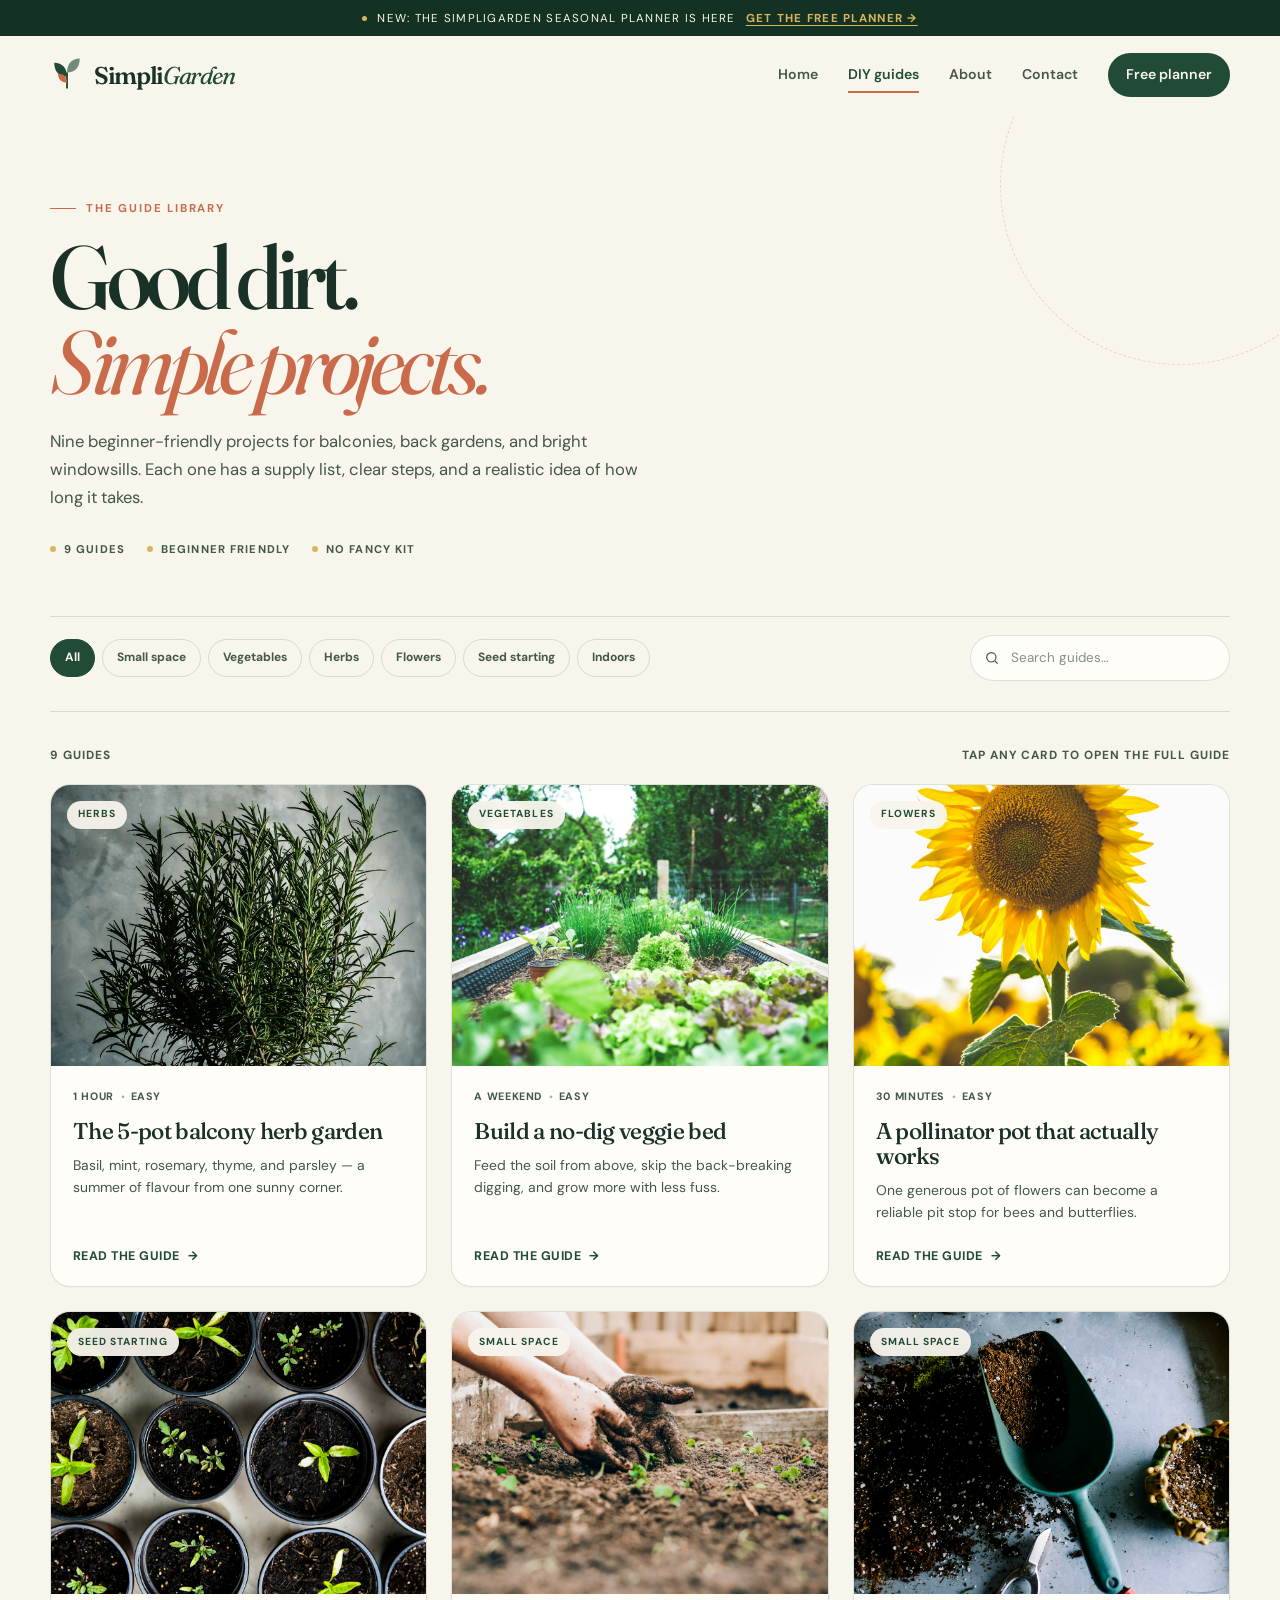
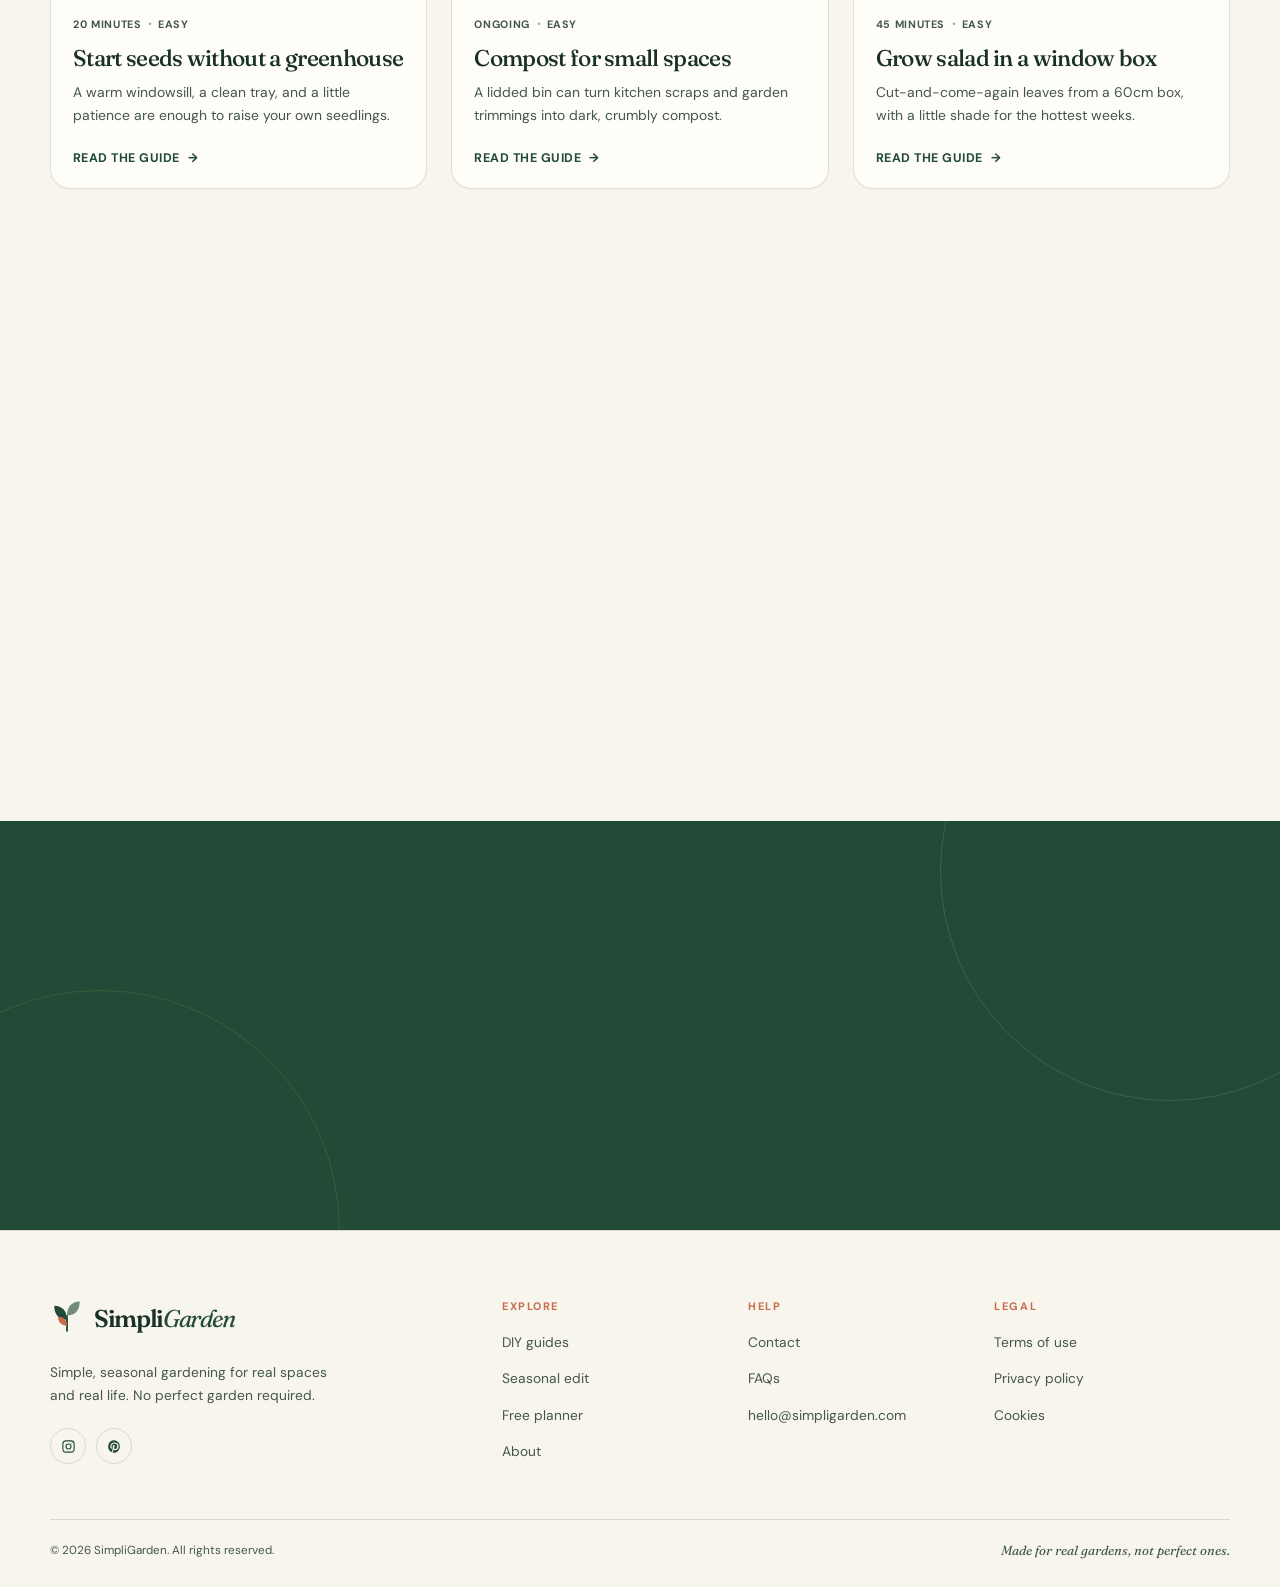
<file: guides.html>
<!doctype html>
<html lang="en">
  <head>
    <meta charset="utf-8">
    <meta name="viewport" content="width=device-width, initial-scale=1">
    <title>DIY Garden Guides — SimpliGarden</title>
    <meta name="description" content="Nine simple, seasonal DIY gardening projects for small spaces, back gardens, and windowsills. Filter by space, crop, or skill level.">
    <meta name="theme-color" content="#214b36">
    <meta property="og:title" content="DIY Garden Guides — SimpliGarden">
    <meta property="og:description" content="Nine simple, seasonal projects for real gardens. Find your next small win.">
    <meta property="og:type" content="website">
    <meta property="og:image" content="assets/images/herbs.jpg">
    <link rel="icon" href="assets/favicon.svg" type="image/svg+xml">
    <link rel="preconnect" href="https://fonts.googleapis.com">
    <link rel="preconnect" href="https://fonts.gstatic.com" crossorigin>
    <link href="https://fonts.googleapis.com/css2?family=DM+Sans:opsz,wght@9..40,400;9..40,500;9..40,600;9..40,700&amp;family=Fraunces:ital,opsz,wght@0,9..144,400;0,9..144,500;0,9..144,600;1,9..144,400;1,9..144,500&amp;display=swap" rel="stylesheet">
    <link rel="stylesheet" href="assets/css/styles.css">
    <script>document.documentElement.classList.add("js");</script>
  </head>
  <body>
    <a class="skip-link" href="#main">Skip to content</a>

    <div class="announcement">
      <div class="container announcement-inner">
        <span class="announcement-dot" aria-hidden="true"></span>
        <span>New: the SimpliGarden seasonal planner is here</span>
        <a href="planner.html">Get the free planner →</a>
      </div>
    </div>

    <header class="site-header" data-header>
      <div class="container header-inner">
        <a class="logo" href="index.html" aria-label="SimpliGarden home">
          <svg class="logo-mark" viewBox="0 0 40 40" aria-hidden="true">
            <path d="M20 35V18" fill="none" stroke="currentColor" stroke-width="2.2" stroke-linecap="round"/>
            <path d="M20 22C10.5 22 5 15.8 5 5.5 14.5 5.5 20 11.7 20 22Z" fill="currentColor"/>
            <path d="M20 17c9.5 0 15-6.2 15-16.5C25.5.5 20 6.7 20 17Z" fill="currentColor" opacity=".62"/>
            <path d="M20 29c-6.6 0-10.5-3.9-10.5-10.5C16.1 18.5 20 22.4 20 29Z" fill="#c96b4b"/>
          </svg>
          <span class="logo-word">Simpli<em>Garden</em></span>
        </a>

        <button class="menu-toggle" type="button" aria-expanded="false" aria-controls="site-nav" data-menu-toggle>
          <span class="menu-toggle-lines" aria-hidden="true"></span>
          <span class="sr-only">Open menu</span>
        </button>

        <nav class="site-nav" id="site-nav" aria-label="Main navigation" data-nav>
          <a href="index.html">Home</a>
          <a href="guides.html" aria-current="page">DIY guides</a>
          <a href="about.html">About</a>
          <a href="contact.html">Contact</a>
          <a class="nav-cta" href="planner.html">Free planner</a>
        </nav>
      </div>
    </header>

    <main id="main">
      <section class="page-hero">
        <div class="container">
          <p class="eyebrow" data-reveal>The guide library</p>
          <h1 data-reveal>Good dirt.<br><em>Simple projects.</em></h1>
          <p class="page-hero-sub" data-reveal>Nine beginner-friendly projects for balconies, back gardens, and bright windowsills. Each one has a supply list, clear steps, and a realistic idea of how long it takes.</p>
          <div class="page-hero-meta" data-reveal>
            <span>9 guides</span>
            <span>Beginner friendly</span>
            <span>No fancy kit</span>
          </div>
        </div>
      </section>

      <section class="section" style="padding-top: 0;">
        <div class="container">
          <div class="guides-toolbar">
            <div class="filter-group" role="group" aria-label="Filter guides by category">
              <button class="filter-btn" type="button" data-filter="all" aria-pressed="true">All</button>
              <button class="filter-btn" type="button" data-filter="small-space" aria-pressed="false">Small space</button>
              <button class="filter-btn" type="button" data-filter="vegetables" aria-pressed="false">Vegetables</button>
              <button class="filter-btn" type="button" data-filter="herbs" aria-pressed="false">Herbs</button>
              <button class="filter-btn" type="button" data-filter="flowers" aria-pressed="false">Flowers</button>
              <button class="filter-btn" type="button" data-filter="seed-starting" aria-pressed="false">Seed starting</button>
              <button class="filter-btn" type="button" data-filter="indoors" aria-pressed="false">Indoors</button>
            </div>

            <label class="guide-search">
              <span class="sr-only">Search guides</span>
              <svg viewBox="0 0 24 24" fill="none" stroke="currentColor" stroke-width="1.8" aria-hidden="true"><circle cx="11" cy="11" r="7"/><path d="m16.5 16.5 4 4"/></svg>
              <input type="search" placeholder="Search guides…" data-guide-search>
            </label>
          </div>

          <div class="guide-count-row">
            <span data-guide-count>9 guides</span>
            <span>Tap any card to open the full guide</span>
          </div>

          <div class="guide-grid">
            <a class="guide-card" href="?guide=balcony-herbs" data-guide-card="balcony-herbs" data-categories="herbs small-space" data-title="The 5-pot balcony herb garden" data-reveal>
              <div class="guide-card-media">
                <img src="assets/images/herbs-close.jpg" alt="A healthy rosemary plant in a black pot" loading="lazy">
                <span class="guide-card-tag">Herbs</span>
              </div>
              <div class="guide-card-body">
                <div class="guide-meta"><span>1 hour</span><span>Easy</span></div>
                <h3>The 5-pot balcony herb garden</h3>
                <p>Basil, mint, rosemary, thyme, and parsley — a summer of flavour from one sunny corner.</p>
                <span class="card-cta">Read the guide <span aria-hidden="true">→</span></span>
              </div>
            </a>

            <a class="guide-card" href="?guide=no-dig-bed" data-guide-card="no-dig-bed" data-categories="vegetables" data-title="Build a no-dig veggie bed" data-reveal>
              <div class="guide-card-media">
                <img src="assets/images/herbs.jpg" alt="A thriving raised bed filled with vegetables and herbs" loading="lazy">
                <span class="guide-card-tag">Vegetables</span>
              </div>
              <div class="guide-card-body">
                <div class="guide-meta"><span>A weekend</span><span>Easy</span></div>
                <h3>Build a no-dig veggie bed</h3>
                <p>Feed the soil from above, skip the back-breaking digging, and grow more with less fuss.</p>
                <span class="card-cta">Read the guide <span aria-hidden="true">→</span></span>
              </div>
            </a>

            <a class="guide-card" href="?guide=pollinator-pot" data-guide-card="pollinator-pot" data-categories="flowers" data-title="A pollinator pot that actually works" data-reveal>
              <div class="guide-card-media">
                <img src="assets/images/sunflower.jpg" alt="A bright sunflower in full bloom" loading="lazy">
                <span class="guide-card-tag">Flowers</span>
              </div>
              <div class="guide-card-body">
                <div class="guide-meta"><span>30 minutes</span><span>Easy</span></div>
                <h3>A pollinator pot that actually works</h3>
                <p>One generous pot of flowers can become a reliable pit stop for bees and butterflies.</p>
                <span class="card-cta">Read the guide <span aria-hidden="true">→</span></span>
              </div>
            </a>

            <a class="guide-card" href="?guide=seed-starting" data-guide-card="seed-starting" data-categories="seed-starting" data-title="Start seeds without a greenhouse" data-reveal>
              <div class="guide-card-media">
                <img src="assets/images/planting.jpg" alt="Young seedlings growing in small pots on a table" loading="lazy">
                <span class="guide-card-tag">Seed starting</span>
              </div>
              <div class="guide-card-body">
                <div class="guide-meta"><span>20 minutes</span><span>Easy</span></div>
                <h3>Start seeds without a greenhouse</h3>
                <p>A warm windowsill, a clean tray, and a little patience are enough to raise your own seedlings.</p>
                <span class="card-cta">Read the guide <span aria-hidden="true">→</span></span>
              </div>
            </a>

            <a class="guide-card" href="?guide=small-space-compost" data-guide-card="small-space-compost" data-categories="small-space" data-title="Compost for small spaces" data-reveal>
              <div class="guide-card-media">
                <img src="assets/images/hands-planting.jpg" alt="Hands planting a seedling into dark compost" loading="lazy">
                <span class="guide-card-tag">Small space</span>
              </div>
              <div class="guide-card-body">
                <div class="guide-meta"><span>Ongoing</span><span>Easy</span></div>
                <h3>Compost for small spaces</h3>
                <p>A lidded bin can turn kitchen scraps and garden trimmings into dark, crumbly compost.</p>
                <span class="card-cta">Read the guide <span aria-hidden="true">→</span></span>
              </div>
            </a>

            <a class="guide-card" href="?guide=window-box-salad" data-guide-card="window-box-salad" data-categories="small-space vegetables" data-title="Grow salad in a window box" data-reveal>
              <div class="guide-card-media">
                <img src="assets/images/hero-garden.jpg" alt="A hand trowel scooping dark compost" loading="lazy">
                <span class="guide-card-tag">Small space</span>
              </div>
              <div class="guide-card-body">
                <div class="guide-meta"><span>45 minutes</span><span>Easy</span></div>
                <h3>Grow salad in a window box</h3>
                <p>Cut-and-come-again leaves from a 60cm box, with a little shade for the hottest weeks.</p>
                <span class="card-cta">Read the guide <span aria-hidden="true">→</span></span>
              </div>
            </a>

            <a class="guide-card" href="?guide=cut-flower-corner" data-guide-card="cut-flower-corner" data-categories="flowers" data-title="A cut-flower corner" data-reveal>
              <div class="guide-card-media">
                <img src="assets/images/bouquet.jpg" alt="A colourful bouquet of seasonal flowers" loading="lazy">
                <span class="guide-card-tag">Flowers</span>
              </div>
              <div class="guide-card-body">
                <div class="guide-meta"><span>1 hour</span><span>Easy</span></div>
                <h3>A cut-flower corner</h3>
                <p>One square metre of annuals can fill a surprising number of vases. Cut often, enjoy more.</p>
                <span class="card-cta">Read the guide <span aria-hidden="true">→</span></span>
              </div>
            </a>

            <a class="guide-card" href="?guide=houseplant-reset" data-guide-card="houseplant-reset" data-categories="indoors" data-title="The no-fail houseplant reset" data-reveal>
              <div class="guide-card-media">
                <img src="assets/images/tools.jpg" alt="A collection of green houseplants on a bright shelf" loading="lazy">
                <span class="guide-card-tag">Indoors</span>
              </div>
              <div class="guide-card-body">
                <div class="guide-meta"><span>30 minutes</span><span>Easy</span></div>
                <h3>The no-fail houseplant reset</h3>
                <p>Check the roots, clean the leaves, sort the light, and stop overwatering. Most plants recover.</p>
                <span class="card-cta">Read the guide <span aria-hidden="true">→</span></span>
              </div>
            </a>

            <a class="guide-card" href="?guide=feed-the-soil" data-guide-card="feed-the-soil" data-categories="vegetables" data-title="Feed your soil, not just your plants" data-reveal>
              <div class="guide-card-media">
                <img src="assets/images/seedlings.jpg" alt="A gardener planting young seedlings in a field" loading="lazy">
                <span class="guide-card-tag">Vegetables</span>
              </div>
              <div class="guide-card-body">
                <div class="guide-meta"><span>30 minutes</span><span>Easy</span></div>
                <h3>Feed your soil, not just your plants</h3>
                <p>Top-dress, mulch, and keep the soil covered. Healthy soil grows healthy plants with less fuss.</p>
                <span class="card-cta">Read the guide <span aria-hidden="true">→</span></span>
              </div>
            </a>
          </div>

          <div class="empty-state" data-empty-state hidden>
            <h2>No guides found.</h2>
            <p>Try a different filter or search term. There is probably a pot for that.</p>
          </div>
        </div>
      </section>

      <section class="newsletter">
        <div class="container newsletter-inner">
          <div>
            <p class="eyebrow eyebrow--light" data-reveal>The Sunday seed</p>
            <h2 data-reveal>A little nudge,<br>every other Sunday.</h2>
            <p data-reveal>Seasonal jobs, one new project, and permission to do less. Plus the free printable planner when you join.</p>
          </div>

          <div class="newsletter-form-wrap" data-reveal>
            <form class="newsletter-form js-newsletter-form" novalidate>
              <label class="sr-only" for="newsletter-email">Email address</label>
              <input id="newsletter-email" name="email" type="email" placeholder="you@example.com" autocomplete="email" required>
              <button class="btn btn--light" type="submit">Get the planner <span aria-hidden="true">→</span></button>
            </form>
            <p class="form-note">Free printable planner. No spam. Unsubscribe anytime.</p>
            <p class="form-status" role="status" aria-live="polite" data-newsletter-status></p>
          </div>
        </div>
      </section>
    </main>

    <footer class="site-footer">
      <div class="container footer-grid">
        <div class="footer-brand">
          <a class="logo" href="index.html" aria-label="SimpliGarden home">
            <svg class="logo-mark" viewBox="0 0 40 40" aria-hidden="true">
              <path d="M20 35V18" fill="none" stroke="currentColor" stroke-width="2.2" stroke-linecap="round"/>
              <path d="M20 22C10.5 22 5 15.8 5 5.5 14.5 5.5 20 11.7 20 22Z" fill="currentColor"/>
              <path d="M20 17c9.5 0 15-6.2 15-16.5C25.5.5 20 6.7 20 17Z" fill="currentColor" opacity=".62"/>
              <path d="M20 29c-6.6 0-10.5-3.9-10.5-10.5C16.1 18.5 20 22.4 20 29Z" fill="#c96b4b"/>
            </svg>
            <span class="logo-word">Simpli<em>Garden</em></span>
          </a>
          <p>Simple, seasonal gardening for real spaces and real life. No perfect garden required.</p>
          <div class="footer-social">
            <a href="https://instagram.com" aria-label="SimpliGarden on Instagram" target="_blank" rel="noreferrer">
              <svg viewBox="0 0 24 24" fill="none" stroke="currentColor" stroke-width="1.8" aria-hidden="true"><rect x="3" y="3" width="18" height="18" rx="5"/><circle cx="12" cy="12" r="4"/><circle cx="17.5" cy="6.5" r=".8" fill="currentColor" stroke="none"/></svg>
            </a>
            <a href="https://pinterest.com" aria-label="SimpliGarden on Pinterest" target="_blank" rel="noreferrer">
              <svg viewBox="0 0 24 24" fill="currentColor" aria-hidden="true"><path d="M12 2a10 10 0 0 0-3.7 19.3c-.1-.8-.2-2 0-2.9l1.2-5.1s-.3-.6-.3-1.5c0-1.4.8-2.4 1.8-2.4.9 0 1.3.6 1.3 1.4 0 .9-.6 2.2-.9 3.4-.2 1 .5 1.9 1.6 1.9 1.9 0 3.3-2 3.3-4.8 0-2.5-1.8-4.3-4.4-4.3-3 0-4.8 2.2-4.8 4.6 0 .9.3 1.9.8 2.4.1.1.1.2.1.3l-.3 1.2c0 .2-.2.3-.4.2-1.3-.6-2.1-2.5-2.1-4 0-3.3 2.4-6.3 6.9-6.3 3.6 0 6.4 2.6 6.4 6 0 3.6-2.2 6.5-5.4 6.5-1.1 0-2.1-.6-2.4-1.2l-.7 2.6c-.2.9-.9 2-1.3 2.7A10 10 0 1 0 12 2Z"/></svg>
            </a>
          </div>
        </div>

        <div class="footer-col">
          <h3>Explore</h3>
          <ul>
            <li><a href="guides.html">DIY guides</a></li>
            <li><a href="index.html#seasonal">Seasonal edit</a></li>
            <li><a href="planner.html">Free planner</a></li>
            <li><a href="about.html">About</a></li>
          </ul>
        </div>

        <div class="footer-col">
          <h3>Help</h3>
          <ul>
            <li><a href="contact.html">Contact</a></li>
            <li><a href="contact.html#faq">FAQs</a></li>
            <li><a href="mailto:hello@simpligarden.com">hello@simpligarden.com</a></li>
          </ul>
        </div>

        <div class="footer-col">
          <h3>Legal</h3>
          <ul>
            <li><a href="terms.html">Terms of use</a></li>
            <li><a href="privacy.html">Privacy policy</a></li>
            <li><a href="privacy.html#cookies">Cookies</a></li>
          </ul>
        </div>
      </div>

      <div class="container footer-bottom">
        <p>© <span data-year>2026</span> SimpliGarden. All rights reserved.</p>
        <p>Made for real gardens, not perfect ones.</p>
      </div>
    </footer>

    <dialog class="guide-dialog" id="guide-dialog" aria-labelledby="guide-dialog-title">
      <div class="guide-dialog-inner">
        <button class="dialog-close" type="button" aria-label="Close guide" data-dialog-close>×</button>
        <div id="guide-dialog-content"></div>
      </div>
    </dialog>

    <script src="assets/js/main.js"></script>
  </body>
</html>
</file>
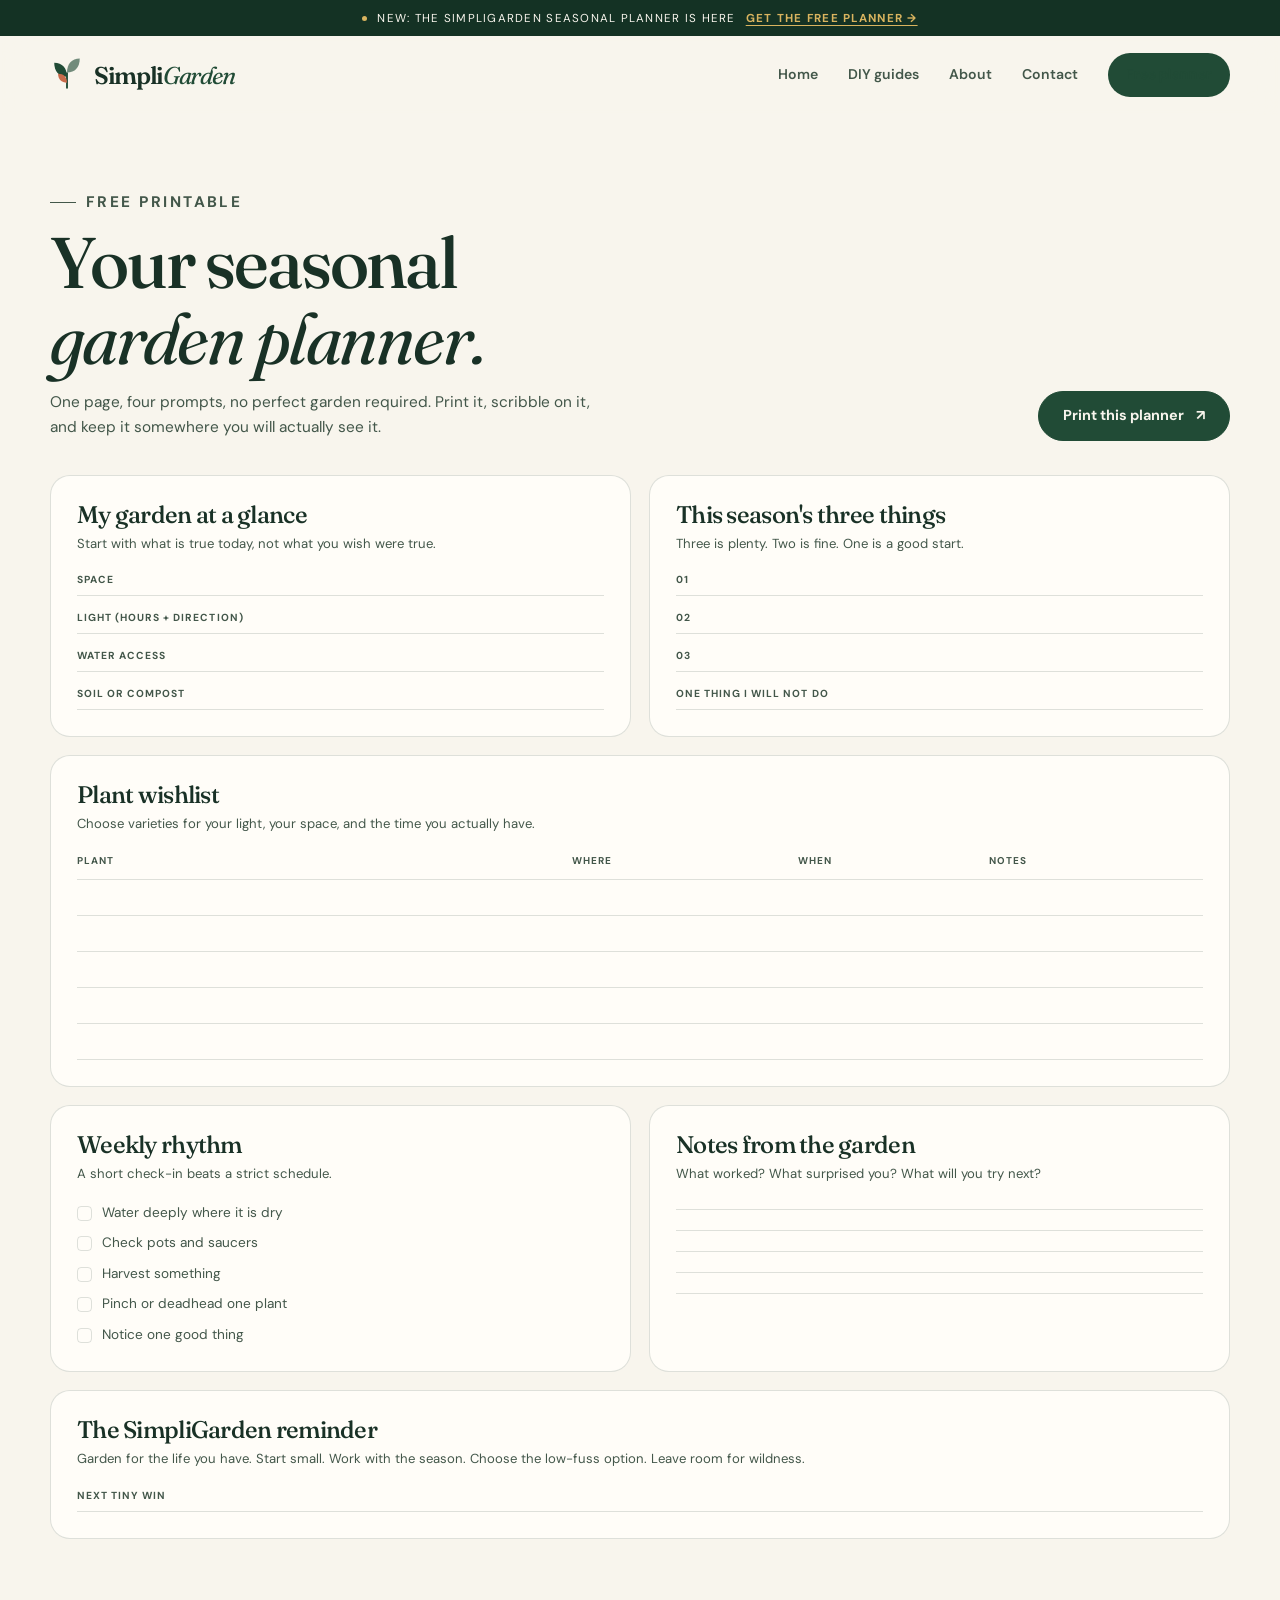
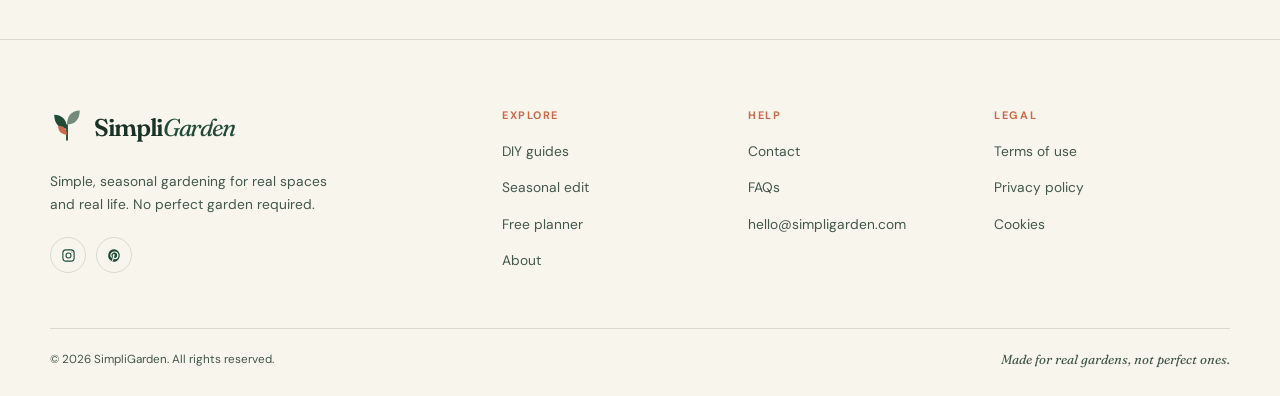
<file: planner.html>
<!doctype html>
<html lang="en">
  <head>
    <meta charset="utf-8">
    <meta name="viewport" content="width=device-width, initial-scale=1">
    <title>Free Seasonal Garden Planner — SimpliGarden</title>
    <meta name="description" content="A free, printable one-page garden planner from SimpliGarden. Note your space, light, seasonal jobs, plant wishlist, and weekly rhythm.">
    <meta name="theme-color" content="#214b36">
    <meta property="og:title" content="Free Seasonal Garden Planner — SimpliGarden">
    <meta property="og:description" content="A free, printable one-page garden planner. Less stuff, more growing.">
    <meta property="og:type" content="website">
    <meta property="og:image" content="assets/images/herbs.jpg">
    <link rel="icon" href="assets/favicon.svg" type="image/svg+xml">
    <link rel="preconnect" href="https://fonts.googleapis.com">
    <link rel="preconnect" href="https://fonts.gstatic.com" crossorigin>
    <link href="https://fonts.googleapis.com/css2?family=DM+Sans:opsz,wght@9..40,400;9..40,500;9..40,600;9..40,700&amp;family=Fraunces:ital,opsz,wght@0,9..144,400;0,9..144,500;0,9..144,600;1,9..144,400;1,9..144,500&amp;display=swap" rel="stylesheet">
    <link rel="stylesheet" href="assets/css/styles.css">
    <script>document.documentElement.classList.add("js");</script>
  </head>
  <body>
    <a class="skip-link" href="#main">Skip to content</a>

    <div class="announcement">
      <div class="container announcement-inner">
        <span class="announcement-dot" aria-hidden="true"></span>
        <span>New: the SimpliGarden seasonal planner is here</span>
        <a href="planner.html">Get the free planner →</a>
      </div>
    </div>

    <header class="site-header" data-header>
      <div class="container header-inner">
        <a class="logo" href="index.html" aria-label="SimpliGarden home">
          <svg class="logo-mark" viewBox="0 0 40 40" aria-hidden="true">
            <path d="M20 35V18" fill="none" stroke="currentColor" stroke-width="2.2" stroke-linecap="round"/>
            <path d="M20 22C10.5 22 5 15.8 5 5.5 14.5 5.5 20 11.7 20 22Z" fill="currentColor"/>
            <path d="M20 17c9.5 0 15-6.2 15-16.5C25.5.5 20 6.7 20 17Z" fill="currentColor" opacity=".62"/>
            <path d="M20 29c-6.6 0-10.5-3.9-10.5-10.5C16.1 18.5 20 22.4 20 29Z" fill="#c96b4b"/>
          </svg>
          <span class="logo-word">Simpli<em>Garden</em></span>
        </a>

        <button class="menu-toggle" type="button" aria-expanded="false" aria-controls="site-nav" data-menu-toggle>
          <span class="menu-toggle-lines" aria-hidden="true"></span>
          <span class="sr-only">Open menu</span>
        </button>

        <nav class="site-nav" id="site-nav" aria-label="Main navigation" data-nav>
          <a href="index.html">Home</a>
          <a href="guides.html">DIY guides</a>
          <a href="about.html">About</a>
          <a href="contact.html">Contact</a>
          <a class="nav-cta" href="planner.html" aria-current="page">Free planner</a>
        </nav>
      </div>
    </header>

    <main id="main" class="planner-page">
      <div class="container">
        <div class="planner-header">
          <div>
            <p class="eyebrow" data-reveal>Free printable</p>
            <h1 data-reveal>Your seasonal<br><em>garden planner.</em></h1>
            <p data-reveal>One page, four prompts, no perfect garden required. Print it, scribble on it, and keep it somewhere you will actually see it.</p>
          </div>
          <button class="btn no-print" type="button" onclick="window.print()">Print this planner <span aria-hidden="true">↗</span></button>
        </div>

        <div class="planner-grid">
          <section class="planner-card" data-reveal>
            <h2>My garden at a glance</h2>
            <p>Start with what is true today, not what you wish were true.</p>
            <div class="planner-lines">
              <label class="planner-line"><span>Space</span><i></i></label>
              <label class="planner-line"><span>Light (hours + direction)</span><i></i></label>
              <label class="planner-line"><span>Water access</span><i></i></label>
              <label class="planner-line"><span>Soil or compost</span><i></i></label>
            </div>
          </section>

          <section class="planner-card" data-reveal>
            <h2>This season's three things</h2>
            <p>Three is plenty. Two is fine. One is a good start.</p>
            <div class="planner-lines">
              <label class="planner-line"><span>01</span><i></i></label>
              <label class="planner-line"><span>02</span><i></i></label>
              <label class="planner-line"><span>03</span><i></i></label>
              <label class="planner-line"><span>One thing I will not do</span><i></i></label>
            </div>
          </section>

          <section class="planner-card planner-card--wide" data-reveal>
            <h2>Plant wishlist</h2>
            <p>Choose varieties for your light, your space, and the time you actually have.</p>
            <table class="planner-table">
              <thead>
                <tr><th scope="col">Plant</th><th scope="col">Where</th><th scope="col">When</th><th scope="col">Notes</th></tr>
              </thead>
              <tbody>
                <tr><td></td><td></td><td></td><td></td></tr>
                <tr><td></td><td></td><td></td><td></td></tr>
                <tr><td></td><td></td><td></td><td></td></tr>
                <tr><td></td><td></td><td></td><td></td></tr>
                <tr><td></td><td></td><td></td><td></td></tr>
              </tbody>
            </table>
          </section>

          <section class="planner-card" data-reveal>
            <h2>Weekly rhythm</h2>
            <p>A short check-in beats a strict schedule.</p>
            <ul class="planner-checklist">
              <li>Water deeply where it is dry</li>
              <li>Check pots and saucers</li>
              <li>Harvest something</li>
              <li>Pinch or deadhead one plant</li>
              <li>Notice one good thing</li>
            </ul>
          </section>

          <section class="planner-card" data-reveal>
            <h2>Notes from the garden</h2>
            <p>What worked? What surprised you? What will you try next?</p>
            <div class="planner-lines">
              <label class="planner-line"><span></span><i></i></label>
              <label class="planner-line"><span></span><i></i></label>
              <label class="planner-line"><span></span><i></i></label>
              <label class="planner-line"><span></span><i></i></label>
              <label class="planner-line"><span></span><i></i></label>
            </div>
          </section>

          <section class="planner-card planner-card--wide" data-reveal>
            <h2>The SimpliGarden reminder</h2>
            <p>Garden for the life you have. Start small. Work with the season. Choose the low-fuss option. Leave room for wildness.</p>
            <div class="planner-lines">
              <label class="planner-line"><span>Next tiny win</span><i></i></label>
            </div>
          </section>
        </div>
      </div>
    </main>

    <footer class="site-footer">
      <div class="container footer-grid">
        <div class="footer-brand">
          <a class="logo" href="index.html" aria-label="SimpliGarden home">
            <svg class="logo-mark" viewBox="0 0 40 40" aria-hidden="true">
              <path d="M20 35V18" fill="none" stroke="currentColor" stroke-width="2.2" stroke-linecap="round"/>
              <path d="M20 22C10.5 22 5 15.8 5 5.5 14.5 5.5 20 11.7 20 22Z" fill="currentColor"/>
              <path d="M20 17c9.5 0 15-6.2 15-16.5C25.5.5 20 6.7 20 17Z" fill="currentColor" opacity=".62"/>
              <path d="M20 29c-6.6 0-10.5-3.9-10.5-10.5C16.1 18.5 20 22.4 20 29Z" fill="#c96b4b"/>
            </svg>
            <span class="logo-word">Simpli<em>Garden</em></span>
          </a>
          <p>Simple, seasonal gardening for real spaces and real life. No perfect garden required.</p>
          <div class="footer-social">
            <a href="https://instagram.com" aria-label="SimpliGarden on Instagram" target="_blank" rel="noreferrer">
              <svg viewBox="0 0 24 24" fill="none" stroke="currentColor" stroke-width="1.8" aria-hidden="true"><rect x="3" y="3" width="18" height="18" rx="5"/><circle cx="12" cy="12" r="4"/><circle cx="17.5" cy="6.5" r=".8" fill="currentColor" stroke="none"/></svg>
            </a>
            <a href="https://pinterest.com" aria-label="SimpliGarden on Pinterest" target="_blank" rel="noreferrer">
              <svg viewBox="0 0 24 24" fill="currentColor" aria-hidden="true"><path d="M12 2a10 10 0 0 0-3.7 19.3c-.1-.8-.2-2 0-2.9l1.2-5.1s-.3-.6-.3-1.5c0-1.4.8-2.4 1.8-2.4.9 0 1.3.6 1.3 1.4 0 .9-.6 2.2-.9 3.4-.2 1 .5 1.9 1.6 1.9 1.9 0 3.3-2 3.3-4.8 0-2.5-1.8-4.3-4.4-4.3-3 0-4.8 2.2-4.8 4.6 0 .9.3 1.9.8 2.4.1.1.1.2.1.3l-.3 1.2c0 .2-.2.3-.4.2-1.3-.6-2.1-2.5-2.1-4 0-3.3 2.4-6.3 6.9-6.3 3.6 0 6.4 2.6 6.4 6 0 3.6-2.2 6.5-5.4 6.5-1.1 0-2.1-.6-2.4-1.2l-.7 2.6c-.2.9-.9 2-1.3 2.7A10 10 0 1 0 12 2Z"/></svg>
            </a>
          </div>
        </div>

        <div class="footer-col">
          <h3>Explore</h3>
          <ul>
            <li><a href="guides.html">DIY guides</a></li>
            <li><a href="index.html#seasonal">Seasonal edit</a></li>
            <li><a href="planner.html">Free planner</a></li>
            <li><a href="about.html">About</a></li>
          </ul>
        </div>

        <div class="footer-col">
          <h3>Help</h3>
          <ul>
            <li><a href="contact.html">Contact</a></li>
            <li><a href="contact.html#faq">FAQs</a></li>
            <li><a href="mailto:hello@simpligarden.com">hello@simpligarden.com</a></li>
          </ul>
        </div>

        <div class="footer-col">
          <h3>Legal</h3>
          <ul>
            <li><a href="terms.html">Terms of use</a></li>
            <li><a href="privacy.html">Privacy policy</a></li>
            <li><a href="privacy.html#cookies">Cookies</a></li>
          </ul>
        </div>
      </div>

      <div class="container footer-bottom">
        <p>© <span data-year>2026</span> SimpliGarden. All rights reserved.</p>
        <p>Made for real gardens, not perfect ones.</p>
      </div>
    </footer>

    <script src="assets/js/main.js"></script>
  </body>
</html>
</file>
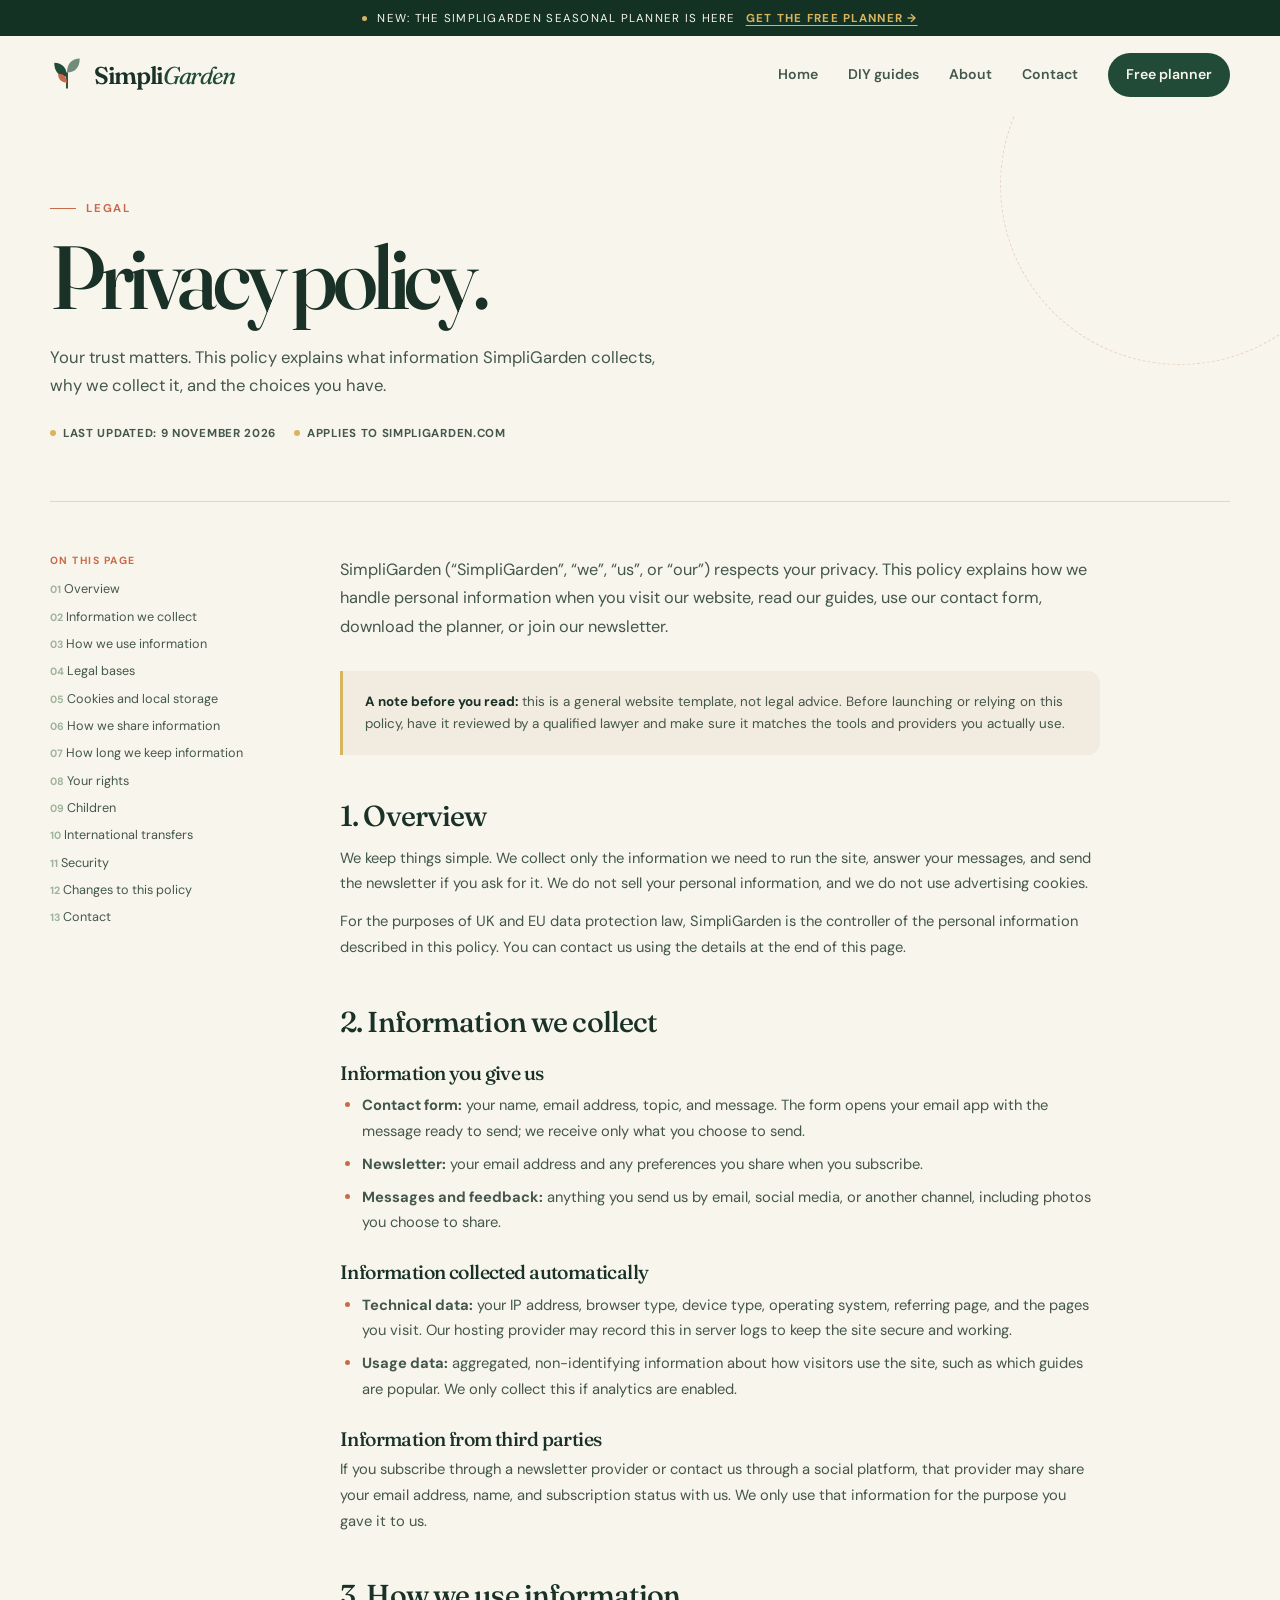
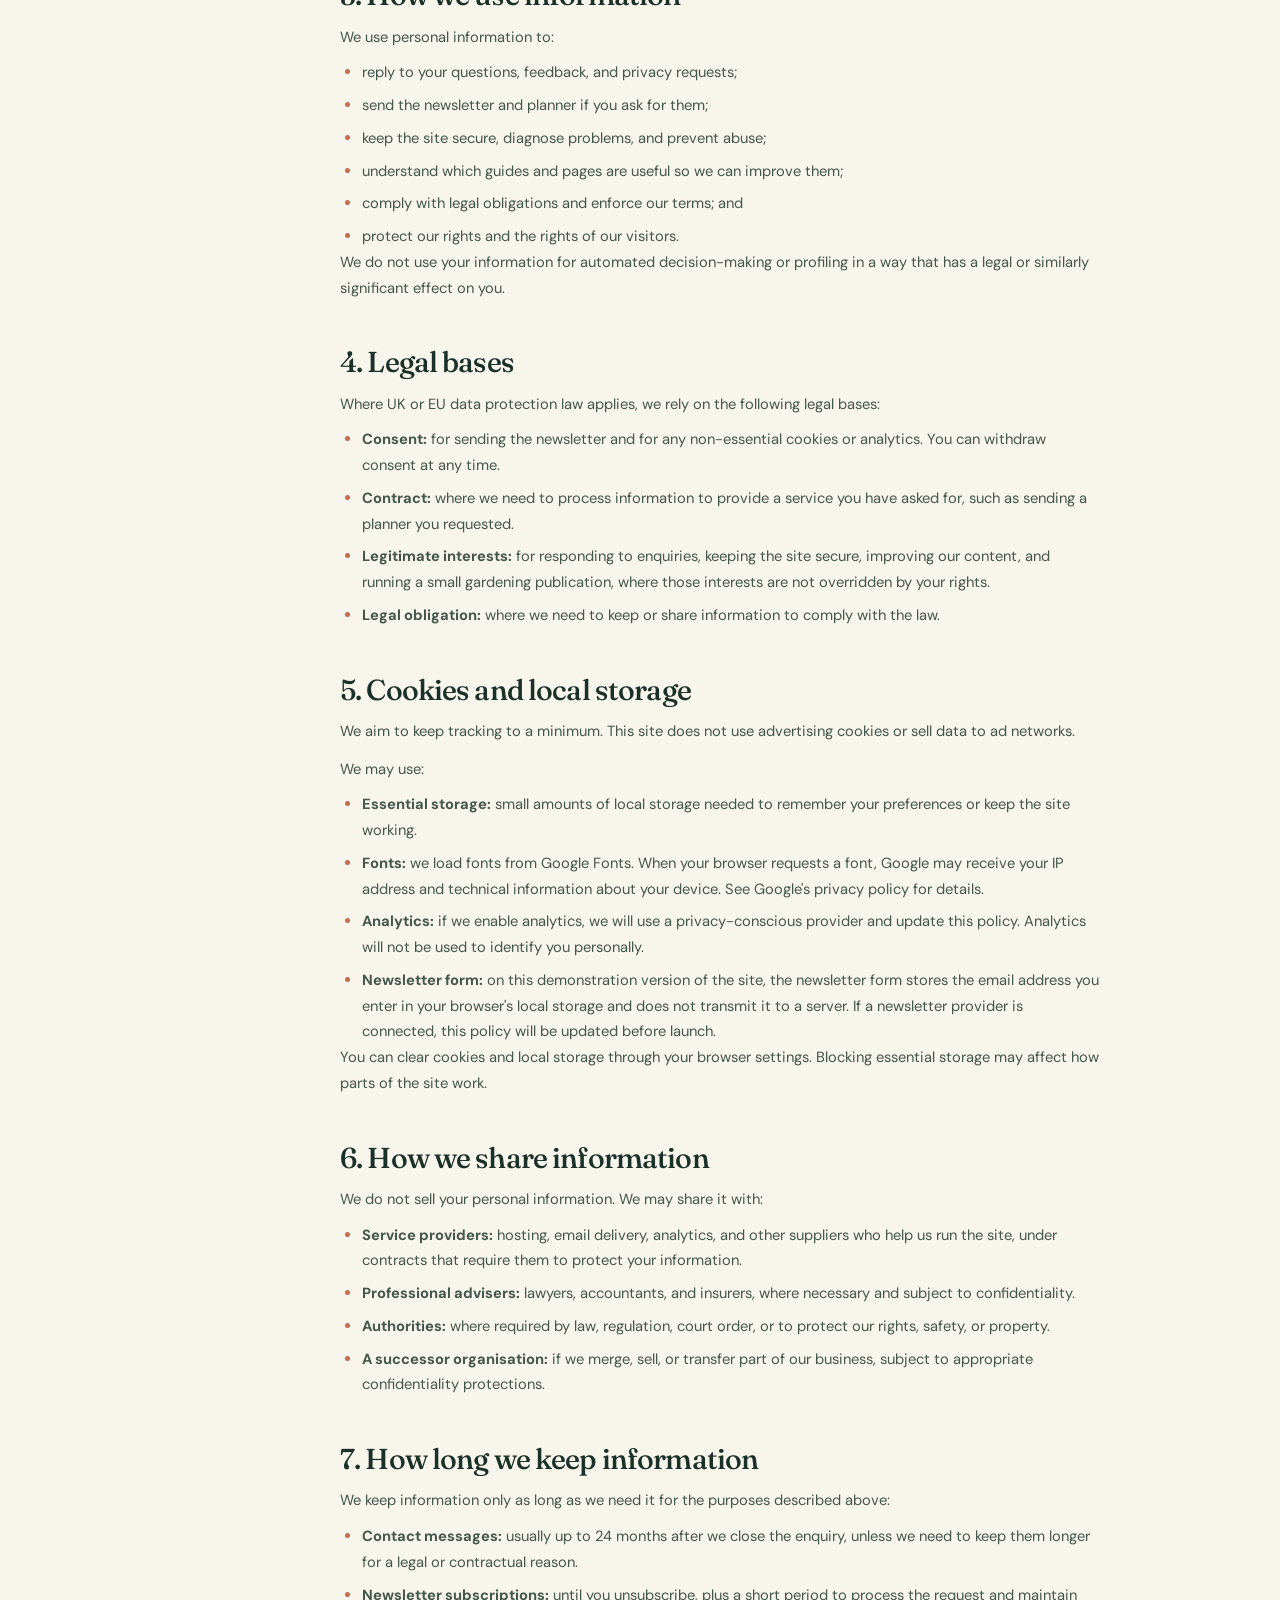
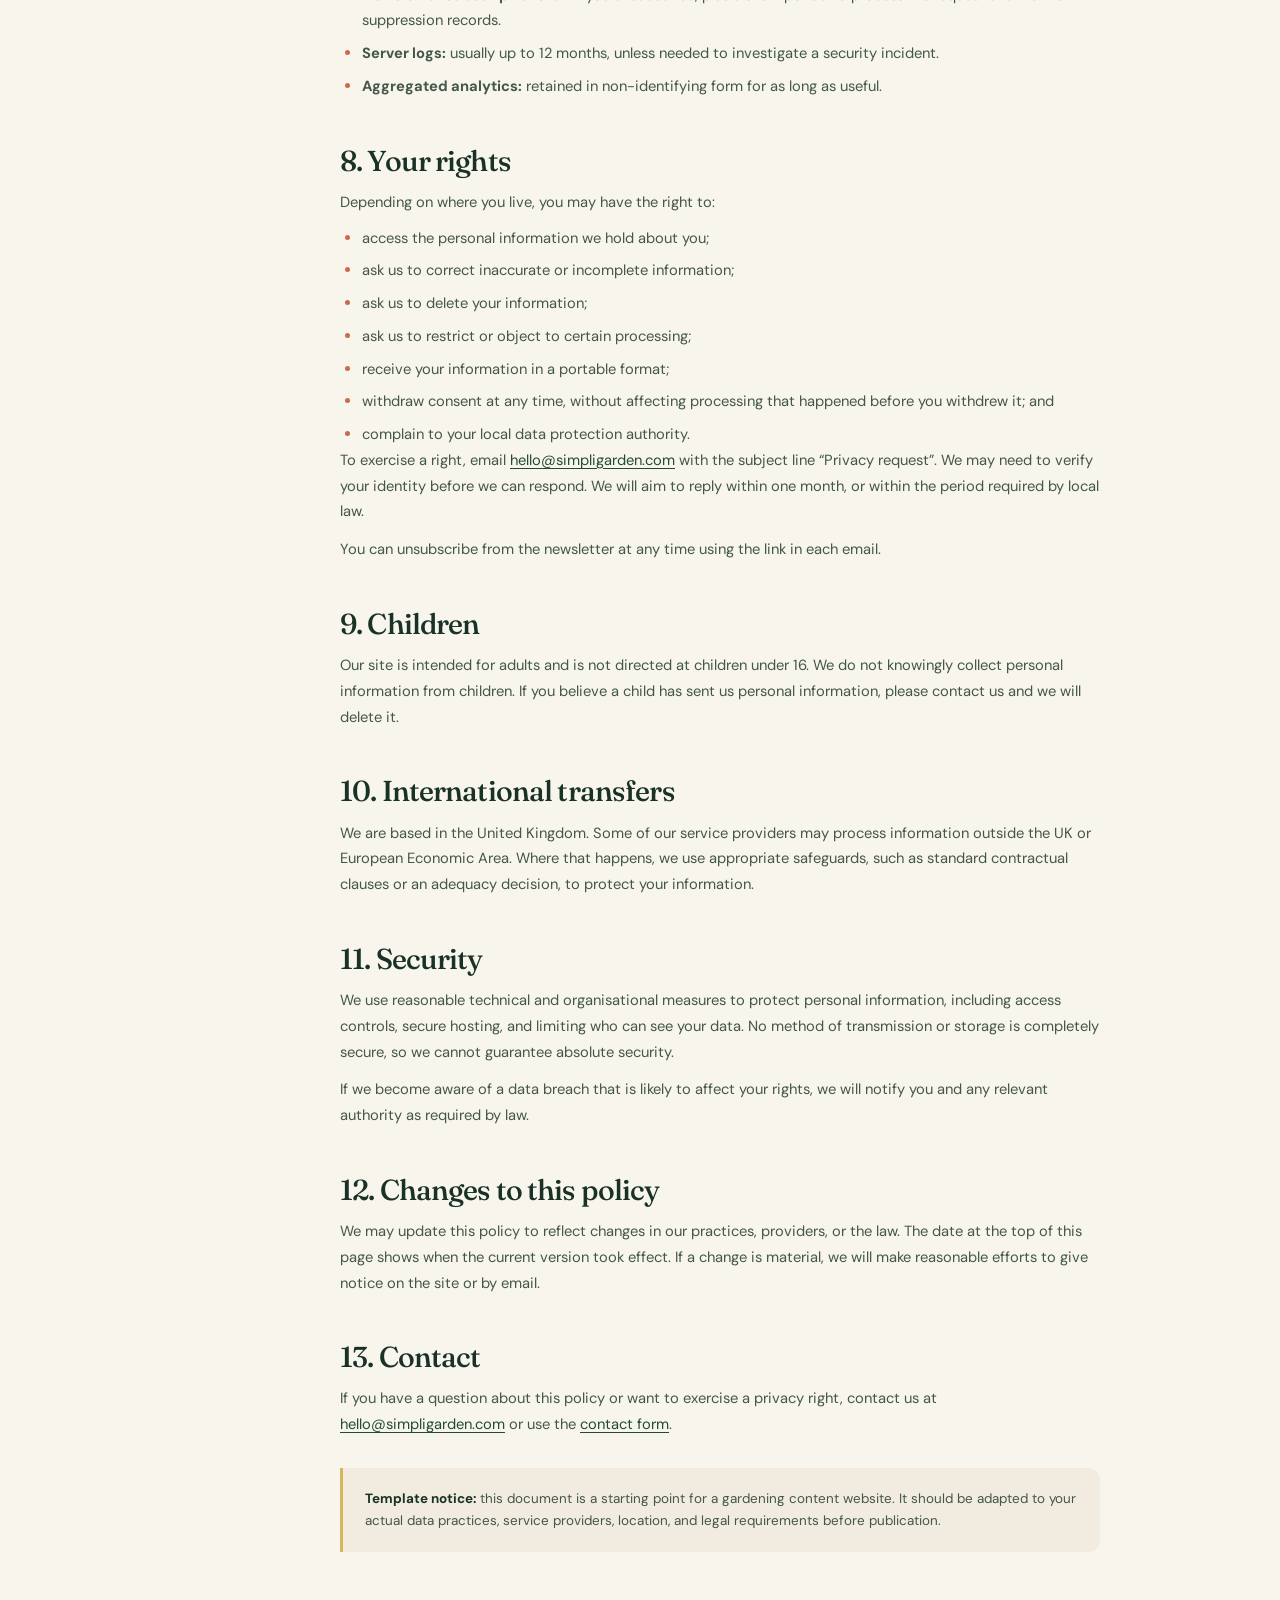
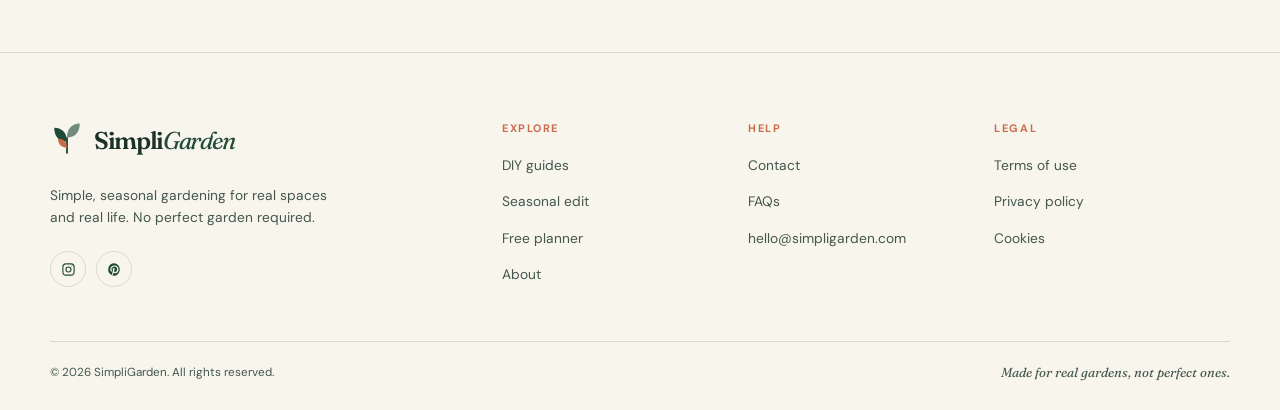
<file: privacy.html>
<!doctype html>
<html lang="en">
  <head>
    <meta charset="utf-8">
    <meta name="viewport" content="width=device-width, initial-scale=1">
    <title>Privacy Policy — SimpliGarden</title>
    <meta name="description" content="How SimpliGarden collects, uses, and protects your personal information when you use the website, contact form, planner, or newsletter.">
    <meta name="theme-color" content="#214b36">
    <meta property="og:title" content="Privacy Policy — SimpliGarden">
    <meta property="og:description" content="How SimpliGarden collects, uses, and protects your personal information.">
    <meta property="og:type" content="website">
    <meta property="og:image" content="assets/images/herbs.jpg">
    <link rel="icon" href="assets/favicon.svg" type="image/svg+xml">
    <link rel="preconnect" href="https://fonts.googleapis.com">
    <link rel="preconnect" href="https://fonts.gstatic.com" crossorigin>
    <link href="https://fonts.googleapis.com/css2?family=DM+Sans:opsz,wght@9..40,400;9..40,500;9..40,600;9..40,700&amp;family=Fraunces:ital,opsz,wght@0,9..144,400;0,9..144,500;0,9..144,600;1,9..144,400;1,9..144,500&amp;display=swap" rel="stylesheet">
    <link rel="stylesheet" href="assets/css/styles.css">
    <script>document.documentElement.classList.add("js");</script>
  </head>
  <body>
    <a class="skip-link" href="#main">Skip to content</a>

    <div class="announcement">
      <div class="container announcement-inner">
        <span class="announcement-dot" aria-hidden="true"></span>
        <span>New: the SimpliGarden seasonal planner is here</span>
        <a href="planner.html">Get the free planner →</a>
      </div>
    </div>

    <header class="site-header" data-header>
      <div class="container header-inner">
        <a class="logo" href="index.html" aria-label="SimpliGarden home">
          <svg class="logo-mark" viewBox="0 0 40 40" aria-hidden="true">
            <path d="M20 35V18" fill="none" stroke="currentColor" stroke-width="2.2" stroke-linecap="round"/>
            <path d="M20 22C10.5 22 5 15.8 5 5.5 14.5 5.5 20 11.7 20 22Z" fill="currentColor"/>
            <path d="M20 17c9.5 0 15-6.2 15-16.5C25.5.5 20 6.7 20 17Z" fill="currentColor" opacity=".62"/>
            <path d="M20 29c-6.6 0-10.5-3.9-10.5-10.5C16.1 18.5 20 22.4 20 29Z" fill="#c96b4b"/>
          </svg>
          <span class="logo-word">Simpli<em>Garden</em></span>
        </a>

        <button class="menu-toggle" type="button" aria-expanded="false" aria-controls="site-nav" data-menu-toggle>
          <span class="menu-toggle-lines" aria-hidden="true"></span>
          <span class="sr-only">Open menu</span>
        </button>

        <nav class="site-nav" id="site-nav" aria-label="Main navigation" data-nav>
          <a href="index.html">Home</a>
          <a href="guides.html">DIY guides</a>
          <a href="about.html">About</a>
          <a href="contact.html">Contact</a>
          <a class="nav-cta" href="planner.html">Free planner</a>
        </nav>
      </div>
    </header>

    <main id="main" class="legal-page">
      <section class="page-hero">
        <div class="container">
          <p class="eyebrow" data-reveal>Legal</p>
          <h1 data-reveal>Privacy policy.</h1>
          <p class="page-hero-sub" data-reveal>Your trust matters. This policy explains what information SimpliGarden collects, why we collect it, and the choices you have.</p>
          <div class="legal-meta" data-reveal>
            <span>Last updated: 9 November 2026</span>
            <span>Applies to simpligarden.com</span>
          </div>
        </div>
      </section>

      <div class="container legal-layout">
        <aside class="legal-toc" data-reveal>
          <h2>On this page</h2>
          <ol>
            <li><a href="#overview">Overview</a></li>
            <li><a href="#information-we-collect">Information we collect</a></li>
            <li><a href="#how-we-use">How we use information</a></li>
            <li><a href="#legal-bases">Legal bases</a></li>
            <li><a href="#cookies">Cookies and local storage</a></li>
            <li><a href="#sharing">How we share information</a></li>
            <li><a href="#retention">How long we keep information</a></li>
            <li><a href="#rights">Your rights</a></li>
            <li><a href="#children">Children</a></li>
            <li><a href="#transfers">International transfers</a></li>
            <li><a href="#security">Security</a></li>
            <li><a href="#changes">Changes to this policy</a></li>
            <li><a href="#contact">Contact</a></li>
          </ol>
        </aside>

        <article class="legal-content">
          <p>SimpliGarden (“SimpliGarden”, “we”, “us”, or “our”) respects your privacy. This policy explains how we handle personal information when you visit our website, read our guides, use our contact form, download the planner, or join our newsletter.</p>

          <div class="legal-note">
            <strong>A note before you read:</strong> this is a general website template, not legal advice. Before launching or relying on this policy, have it reviewed by a qualified lawyer and make sure it matches the tools and providers you actually use.
          </div>

          <h2 id="overview">1. Overview</h2>
          <p>We keep things simple. We collect only the information we need to run the site, answer your messages, and send the newsletter if you ask for it. We do not sell your personal information, and we do not use advertising cookies.</p>
          <p>For the purposes of UK and EU data protection law, SimpliGarden is the controller of the personal information described in this policy. You can contact us using the details at the end of this page.</p>

          <h2 id="information-we-collect">2. Information we collect</h2>
          <h3>Information you give us</h3>
          <ul>
            <li><strong>Contact form:</strong> your name, email address, topic, and message. The form opens your email app with the message ready to send; we receive only what you choose to send.</li>
            <li><strong>Newsletter:</strong> your email address and any preferences you share when you subscribe.</li>
            <li><strong>Messages and feedback:</strong> anything you send us by email, social media, or another channel, including photos you choose to share.</li>
          </ul>

          <h3>Information collected automatically</h3>
          <ul>
            <li><strong>Technical data:</strong> your IP address, browser type, device type, operating system, referring page, and the pages you visit. Our hosting provider may record this in server logs to keep the site secure and working.</li>
            <li><strong>Usage data:</strong> aggregated, non-identifying information about how visitors use the site, such as which guides are popular. We only collect this if analytics are enabled.</li>
          </ul>

          <h3>Information from third parties</h3>
          <p>If you subscribe through a newsletter provider or contact us through a social platform, that provider may share your email address, name, and subscription status with us. We only use that information for the purpose you gave it to us.</p>

          <h2 id="how-we-use">3. How we use information</h2>
          <p>We use personal information to:</p>
          <ul>
            <li>reply to your questions, feedback, and privacy requests;</li>
            <li>send the newsletter and planner if you ask for them;</li>
            <li>keep the site secure, diagnose problems, and prevent abuse;</li>
            <li>understand which guides and pages are useful so we can improve them;</li>
            <li>comply with legal obligations and enforce our terms; and</li>
            <li>protect our rights and the rights of our visitors.</li>
          </ul>
          <p>We do not use your information for automated decision-making or profiling in a way that has a legal or similarly significant effect on you.</p>

          <h2 id="legal-bases">4. Legal bases</h2>
          <p>Where UK or EU data protection law applies, we rely on the following legal bases:</p>
          <ul>
            <li><strong>Consent:</strong> for sending the newsletter and for any non-essential cookies or analytics. You can withdraw consent at any time.</li>
            <li><strong>Contract:</strong> where we need to process information to provide a service you have asked for, such as sending a planner you requested.</li>
            <li><strong>Legitimate interests:</strong> for responding to enquiries, keeping the site secure, improving our content, and running a small gardening publication, where those interests are not overridden by your rights.</li>
            <li><strong>Legal obligation:</strong> where we need to keep or share information to comply with the law.</li>
          </ul>

          <h2 id="cookies">5. Cookies and local storage</h2>
          <p>We aim to keep tracking to a minimum. This site does not use advertising cookies or sell data to ad networks.</p>
          <p>We may use:</p>
          <ul>
            <li><strong>Essential storage:</strong> small amounts of local storage needed to remember your preferences or keep the site working.</li>
            <li><strong>Fonts:</strong> we load fonts from Google Fonts. When your browser requests a font, Google may receive your IP address and technical information about your device. See Google's privacy policy for details.</li>
            <li><strong>Analytics:</strong> if we enable analytics, we will use a privacy-conscious provider and update this policy. Analytics will not be used to identify you personally.</li>
            <li><strong>Newsletter form:</strong> on this demonstration version of the site, the newsletter form stores the email address you enter in your browser's local storage and does not transmit it to a server. If a newsletter provider is connected, this policy will be updated before launch.</li>
          </ul>
          <p>You can clear cookies and local storage through your browser settings. Blocking essential storage may affect how parts of the site work.</p>

          <h2 id="sharing">6. How we share information</h2>
          <p>We do not sell your personal information. We may share it with:</p>
          <ul>
            <li><strong>Service providers:</strong> hosting, email delivery, analytics, and other suppliers who help us run the site, under contracts that require them to protect your information.</li>
            <li><strong>Professional advisers:</strong> lawyers, accountants, and insurers, where necessary and subject to confidentiality.</li>
            <li><strong>Authorities:</strong> where required by law, regulation, court order, or to protect our rights, safety, or property.</li>
            <li><strong>A successor organisation:</strong> if we merge, sell, or transfer part of our business, subject to appropriate confidentiality protections.</li>
          </ul>

          <h2 id="retention">7. How long we keep information</h2>
          <p>We keep information only as long as we need it for the purposes described above:</p>
          <ul>
            <li><strong>Contact messages:</strong> usually up to 24 months after we close the enquiry, unless we need to keep them longer for a legal or contractual reason.</li>
            <li><strong>Newsletter subscriptions:</strong> until you unsubscribe, plus a short period to process the request and maintain suppression records.</li>
            <li><strong>Server logs:</strong> usually up to 12 months, unless needed to investigate a security incident.</li>
            <li><strong>Aggregated analytics:</strong> retained in non-identifying form for as long as useful.</li>
          </ul>

          <h2 id="rights">8. Your rights</h2>
          <p>Depending on where you live, you may have the right to:</p>
          <ul>
            <li>access the personal information we hold about you;</li>
            <li>ask us to correct inaccurate or incomplete information;</li>
            <li>ask us to delete your information;</li>
            <li>ask us to restrict or object to certain processing;</li>
            <li>receive your information in a portable format;</li>
            <li>withdraw consent at any time, without affecting processing that happened before you withdrew it; and</li>
            <li>complain to your local data protection authority.</li>
          </ul>
          <p>To exercise a right, email <a href="mailto:hello@simpligarden.com">hello@simpligarden.com</a> with the subject line “Privacy request”. We may need to verify your identity before we can respond. We will aim to reply within one month, or within the period required by local law.</p>
          <p>You can unsubscribe from the newsletter at any time using the link in each email.</p>

          <h2 id="children">9. Children</h2>
          <p>Our site is intended for adults and is not directed at children under 16. We do not knowingly collect personal information from children. If you believe a child has sent us personal information, please contact us and we will delete it.</p>

          <h2 id="transfers">10. International transfers</h2>
          <p>We are based in the United Kingdom. Some of our service providers may process information outside the UK or European Economic Area. Where that happens, we use appropriate safeguards, such as standard contractual clauses or an adequacy decision, to protect your information.</p>

          <h2 id="security">11. Security</h2>
          <p>We use reasonable technical and organisational measures to protect personal information, including access controls, secure hosting, and limiting who can see your data. No method of transmission or storage is completely secure, so we cannot guarantee absolute security.</p>
          <p>If we become aware of a data breach that is likely to affect your rights, we will notify you and any relevant authority as required by law.</p>

          <h2 id="changes">12. Changes to this policy</h2>
          <p>We may update this policy to reflect changes in our practices, providers, or the law. The date at the top of this page shows when the current version took effect. If a change is material, we will make reasonable efforts to give notice on the site or by email.</p>

          <h2 id="contact">13. Contact</h2>
          <p>If you have a question about this policy or want to exercise a privacy right, contact us at <a href="mailto:hello@simpligarden.com">hello@simpligarden.com</a> or use the <a href="contact.html">contact form</a>.</p>

          <div class="legal-note">
            <strong>Template notice:</strong> this document is a starting point for a gardening content website. It should be adapted to your actual data practices, service providers, location, and legal requirements before publication.
          </div>
        </article>
      </div>
    </main>

    <footer class="site-footer">
      <div class="container footer-grid">
        <div class="footer-brand">
          <a class="logo" href="index.html" aria-label="SimpliGarden home">
            <svg class="logo-mark" viewBox="0 0 40 40" aria-hidden="true">
              <path d="M20 35V18" fill="none" stroke="currentColor" stroke-width="2.2" stroke-linecap="round"/>
              <path d="M20 22C10.5 22 5 15.8 5 5.5 14.5 5.5 20 11.7 20 22Z" fill="currentColor"/>
              <path d="M20 17c9.5 0 15-6.2 15-16.5C25.5.5 20 6.7 20 17Z" fill="currentColor" opacity=".62"/>
              <path d="M20 29c-6.6 0-10.5-3.9-10.5-10.5C16.1 18.5 20 22.4 20 29Z" fill="#c96b4b"/>
            </svg>
            <span class="logo-word">Simpli<em>Garden</em></span>
          </a>
          <p>Simple, seasonal gardening for real spaces and real life. No perfect garden required.</p>
          <div class="footer-social">
            <a href="https://instagram.com" aria-label="SimpliGarden on Instagram" target="_blank" rel="noreferrer">
              <svg viewBox="0 0 24 24" fill="none" stroke="currentColor" stroke-width="1.8" aria-hidden="true"><rect x="3" y="3" width="18" height="18" rx="5"/><circle cx="12" cy="12" r="4"/><circle cx="17.5" cy="6.5" r=".8" fill="currentColor" stroke="none"/></svg>
            </a>
            <a href="https://pinterest.com" aria-label="SimpliGarden on Pinterest" target="_blank" rel="noreferrer">
              <svg viewBox="0 0 24 24" fill="currentColor" aria-hidden="true"><path d="M12 2a10 10 0 0 0-3.7 19.3c-.1-.8-.2-2 0-2.9l1.2-5.1s-.3-.6-.3-1.5c0-1.4.8-2.4 1.8-2.4.9 0 1.3.6 1.3 1.4 0 .9-.6 2.2-.9 3.4-.2 1 .5 1.9 1.6 1.9 1.9 0 3.3-2 3.3-4.8 0-2.5-1.8-4.3-4.4-4.3-3 0-4.8 2.2-4.8 4.6 0 .9.3 1.9.8 2.4.1.1.1.2.1.3l-.3 1.2c0 .2-.2.3-.4.2-1.3-.6-2.1-2.5-2.1-4 0-3.3 2.4-6.3 6.9-6.3 3.6 0 6.4 2.6 6.4 6 0 3.6-2.2 6.5-5.4 6.5-1.1 0-2.1-.6-2.4-1.2l-.7 2.6c-.2.9-.9 2-1.3 2.7A10 10 0 1 0 12 2Z"/></svg>
            </a>
          </div>
        </div>

        <div class="footer-col">
          <h3>Explore</h3>
          <ul>
            <li><a href="guides.html">DIY guides</a></li>
            <li><a href="index.html#seasonal">Seasonal edit</a></li>
            <li><a href="planner.html">Free planner</a></li>
            <li><a href="about.html">About</a></li>
          </ul>
        </div>

        <div class="footer-col">
          <h3>Help</h3>
          <ul>
            <li><a href="contact.html">Contact</a></li>
            <li><a href="contact.html#faq">FAQs</a></li>
            <li><a href="mailto:hello@simpligarden.com">hello@simpligarden.com</a></li>
          </ul>
        </div>

        <div class="footer-col">
          <h3>Legal</h3>
          <ul>
            <li><a href="terms.html">Terms of use</a></li>
            <li><a href="privacy.html" aria-current="page">Privacy policy</a></li>
            <li><a href="privacy.html#cookies">Cookies</a></li>
          </ul>
        </div>
      </div>

      <div class="container footer-bottom">
        <p>© <span data-year>2026</span> SimpliGarden. All rights reserved.</p>
        <p>Made for real gardens, not perfect ones.</p>
      </div>
    </footer>

    <script src="assets/js/main.js"></script>
  </body>
</html>
</file>
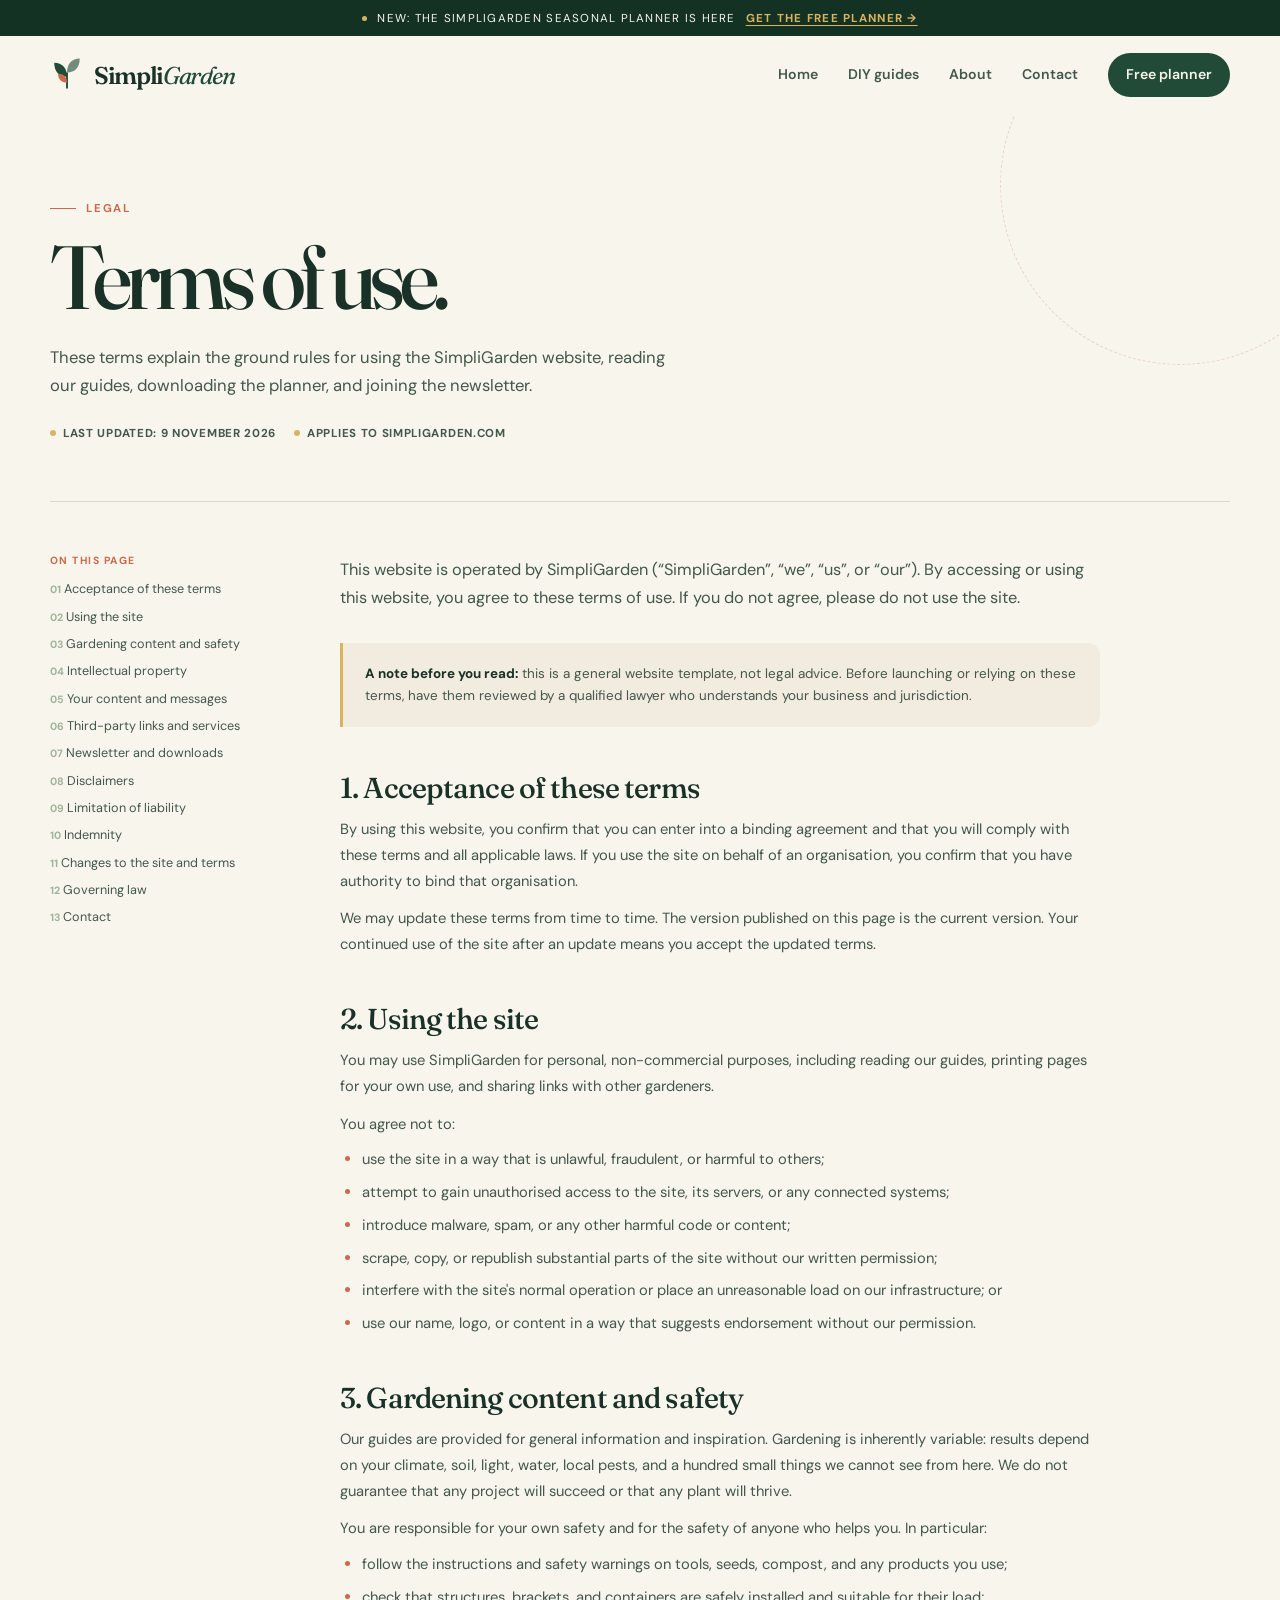
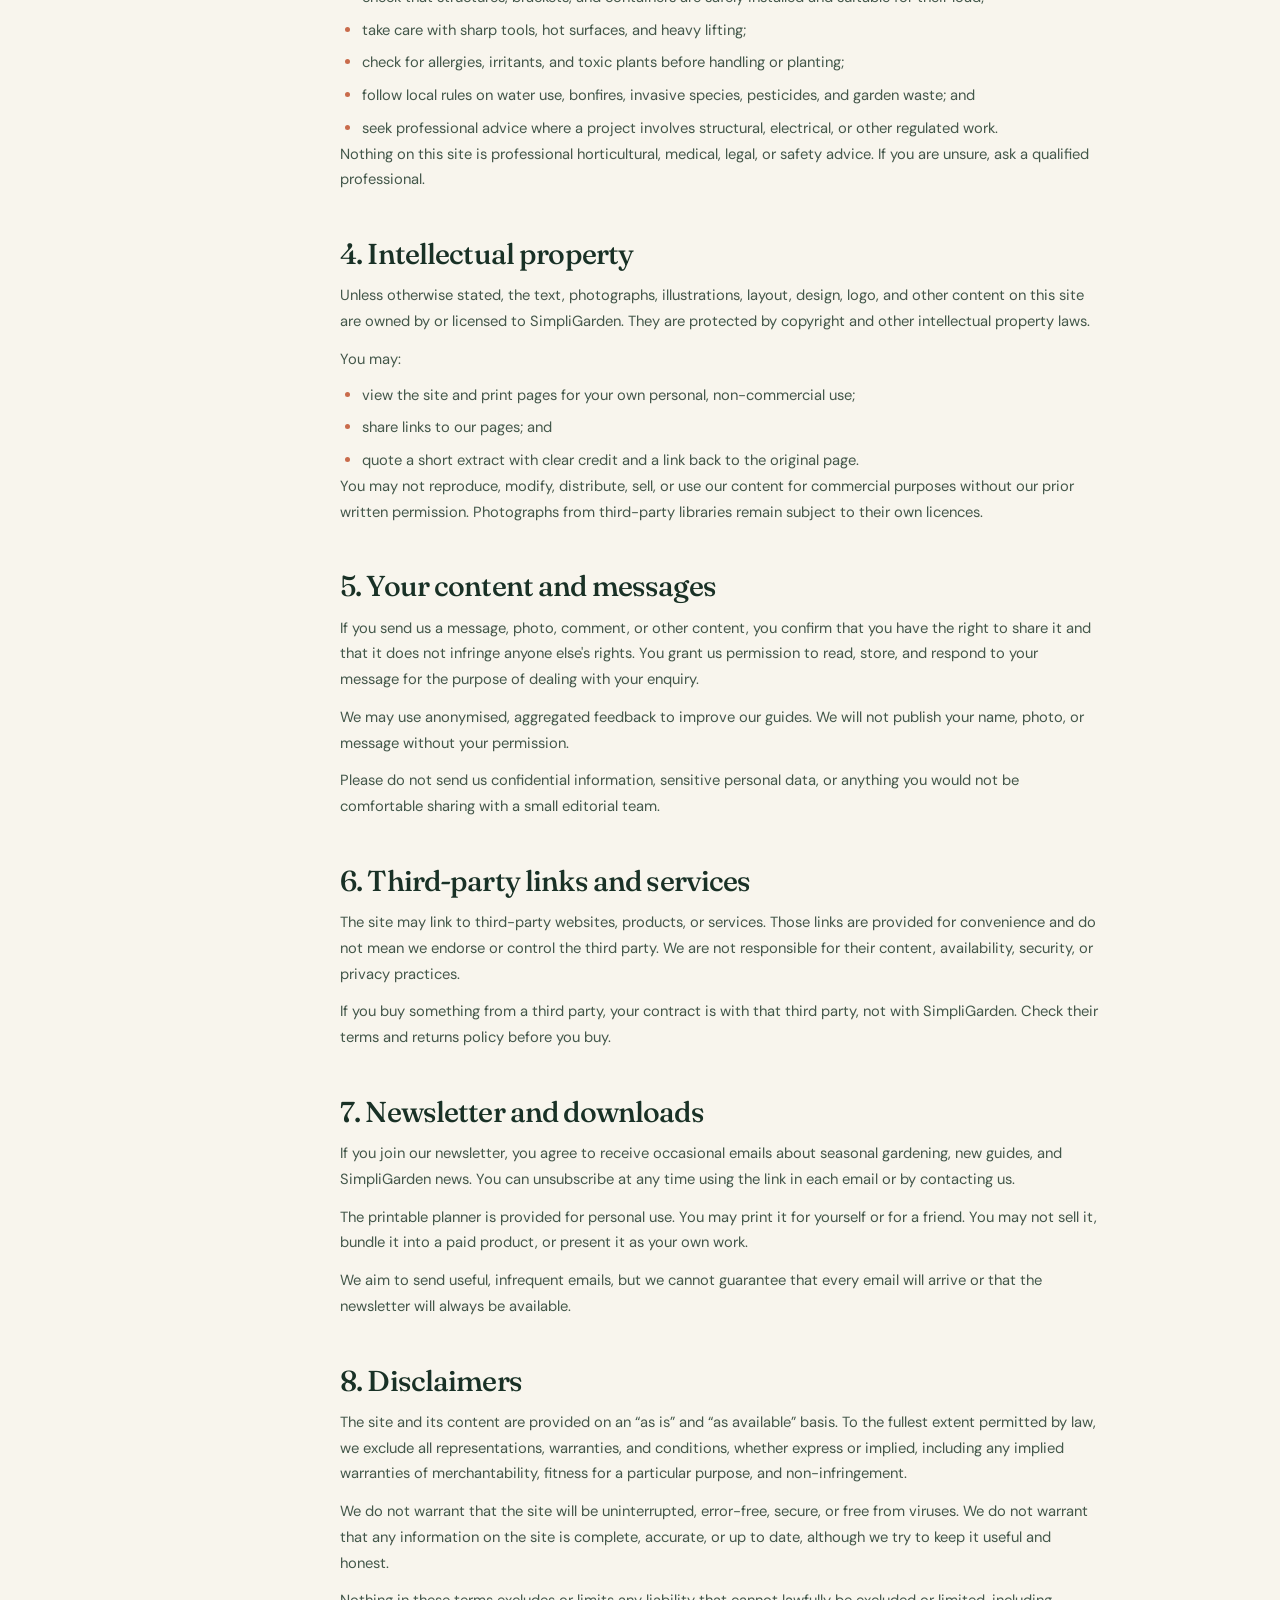
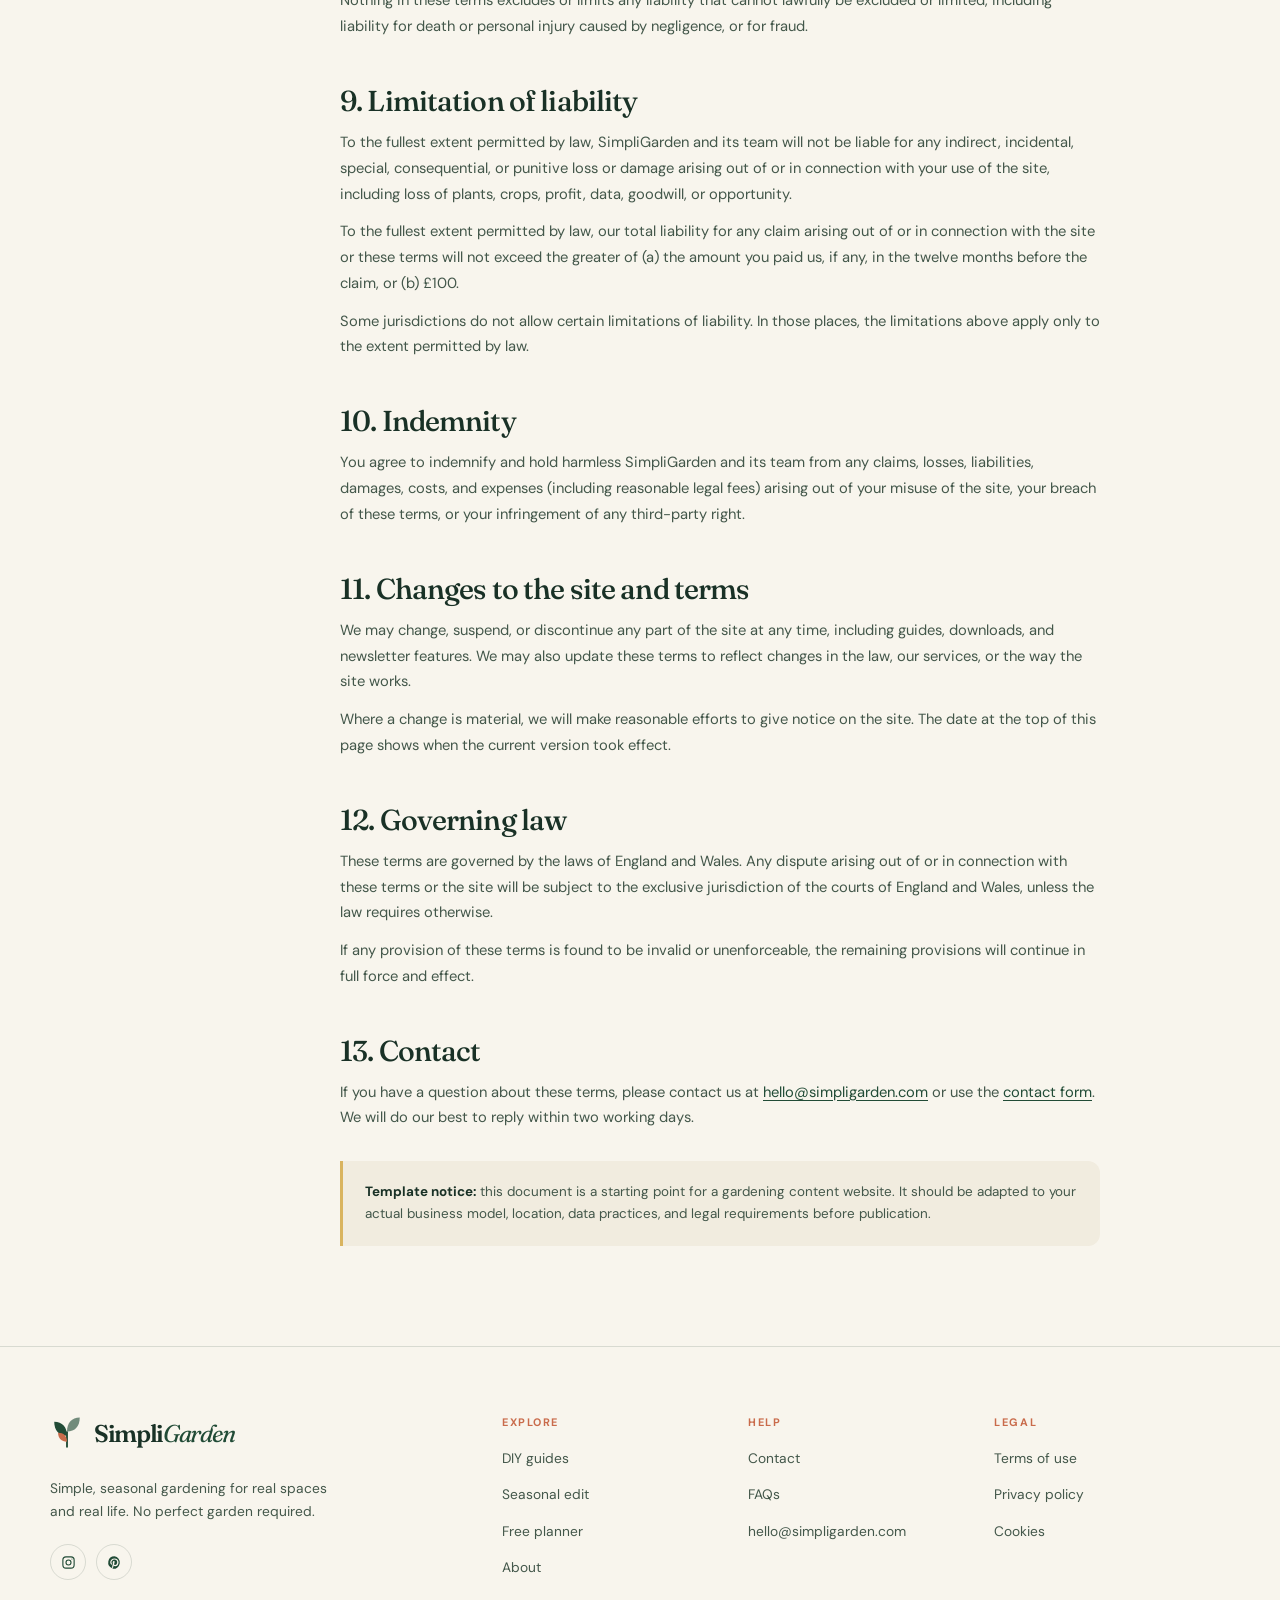
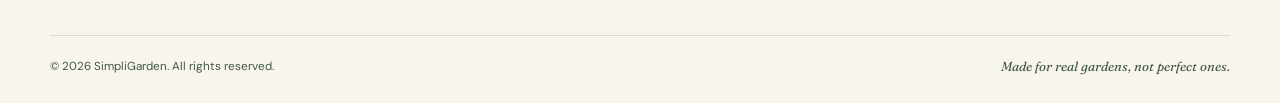
<file: terms.html>
<!doctype html>
<html lang="en">
  <head>
    <meta charset="utf-8">
    <meta name="viewport" content="width=device-width, initial-scale=1">
    <title>Terms of Use — SimpliGarden</title>
    <meta name="description" content="The terms that apply when you use the SimpliGarden website, guides, planner, and newsletter.">
    <meta name="theme-color" content="#214b36">
    <meta property="og:title" content="Terms of Use — SimpliGarden">
    <meta property="og:description" content="The terms that apply when you use the SimpliGarden website, guides, planner, and newsletter.">
    <meta property="og:type" content="website">
    <meta property="og:image" content="assets/images/herbs.jpg">
    <link rel="icon" href="assets/favicon.svg" type="image/svg+xml">
    <link rel="preconnect" href="https://fonts.googleapis.com">
    <link rel="preconnect" href="https://fonts.gstatic.com" crossorigin>
    <link href="https://fonts.googleapis.com/css2?family=DM+Sans:opsz,wght@9..40,400;9..40,500;9..40,600;9..40,700&amp;family=Fraunces:ital,opsz,wght@0,9..144,400;0,9..144,500;0,9..144,600;1,9..144,400;1,9..144,500&amp;display=swap" rel="stylesheet">
    <link rel="stylesheet" href="assets/css/styles.css">
    <script>document.documentElement.classList.add("js");</script>
  </head>
  <body>
    <a class="skip-link" href="#main">Skip to content</a>

    <div class="announcement">
      <div class="container announcement-inner">
        <span class="announcement-dot" aria-hidden="true"></span>
        <span>New: the SimpliGarden seasonal planner is here</span>
        <a href="planner.html">Get the free planner →</a>
      </div>
    </div>

    <header class="site-header" data-header>
      <div class="container header-inner">
        <a class="logo" href="index.html" aria-label="SimpliGarden home">
          <svg class="logo-mark" viewBox="0 0 40 40" aria-hidden="true">
            <path d="M20 35V18" fill="none" stroke="currentColor" stroke-width="2.2" stroke-linecap="round"/>
            <path d="M20 22C10.5 22 5 15.8 5 5.5 14.5 5.5 20 11.7 20 22Z" fill="currentColor"/>
            <path d="M20 17c9.5 0 15-6.2 15-16.5C25.5.5 20 6.7 20 17Z" fill="currentColor" opacity=".62"/>
            <path d="M20 29c-6.6 0-10.5-3.9-10.5-10.5C16.1 18.5 20 22.4 20 29Z" fill="#c96b4b"/>
          </svg>
          <span class="logo-word">Simpli<em>Garden</em></span>
        </a>

        <button class="menu-toggle" type="button" aria-expanded="false" aria-controls="site-nav" data-menu-toggle>
          <span class="menu-toggle-lines" aria-hidden="true"></span>
          <span class="sr-only">Open menu</span>
        </button>

        <nav class="site-nav" id="site-nav" aria-label="Main navigation" data-nav>
          <a href="index.html">Home</a>
          <a href="guides.html">DIY guides</a>
          <a href="about.html">About</a>
          <a href="contact.html">Contact</a>
          <a class="nav-cta" href="planner.html">Free planner</a>
        </nav>
      </div>
    </header>

    <main id="main" class="legal-page">
      <section class="page-hero">
        <div class="container">
          <p class="eyebrow" data-reveal>Legal</p>
          <h1 data-reveal>Terms of use.</h1>
          <p class="page-hero-sub" data-reveal>These terms explain the ground rules for using the SimpliGarden website, reading our guides, downloading the planner, and joining the newsletter.</p>
          <div class="legal-meta" data-reveal>
            <span>Last updated: 9 November 2026</span>
            <span>Applies to simpligarden.com</span>
          </div>
        </div>
      </section>

      <div class="container legal-layout">
        <aside class="legal-toc" data-reveal>
          <h2>On this page</h2>
          <ol>
            <li><a href="#acceptance">Acceptance of these terms</a></li>
            <li><a href="#using-the-site">Using the site</a></li>
            <li><a href="#gardening-content">Gardening content and safety</a></li>
            <li><a href="#intellectual-property">Intellectual property</a></li>
            <li><a href="#your-content">Your content and messages</a></li>
            <li><a href="#third-party">Third-party links and services</a></li>
            <li><a href="#newsletter">Newsletter and downloads</a></li>
            <li><a href="#disclaimers">Disclaimers</a></li>
            <li><a href="#liability">Limitation of liability</a></li>
            <li><a href="#indemnity">Indemnity</a></li>
            <li><a href="#changes">Changes to the site and terms</a></li>
            <li><a href="#law">Governing law</a></li>
            <li><a href="#contact">Contact</a></li>
          </ol>
        </aside>

        <article class="legal-content">
          <p>This website is operated by SimpliGarden (“SimpliGarden”, “we”, “us”, or “our”). By accessing or using this website, you agree to these terms of use. If you do not agree, please do not use the site.</p>

          <div class="legal-note">
            <strong>A note before you read:</strong> this is a general website template, not legal advice. Before launching or relying on these terms, have them reviewed by a qualified lawyer who understands your business and jurisdiction.
          </div>

          <h2 id="acceptance">1. Acceptance of these terms</h2>
          <p>By using this website, you confirm that you can enter into a binding agreement and that you will comply with these terms and all applicable laws. If you use the site on behalf of an organisation, you confirm that you have authority to bind that organisation.</p>
          <p>We may update these terms from time to time. The version published on this page is the current version. Your continued use of the site after an update means you accept the updated terms.</p>

          <h2 id="using-the-site">2. Using the site</h2>
          <p>You may use SimpliGarden for personal, non-commercial purposes, including reading our guides, printing pages for your own use, and sharing links with other gardeners.</p>
          <p>You agree not to:</p>
          <ul>
            <li>use the site in a way that is unlawful, fraudulent, or harmful to others;</li>
            <li>attempt to gain unauthorised access to the site, its servers, or any connected systems;</li>
            <li>introduce malware, spam, or any other harmful code or content;</li>
            <li>scrape, copy, or republish substantial parts of the site without our written permission;</li>
            <li>interfere with the site's normal operation or place an unreasonable load on our infrastructure; or</li>
            <li>use our name, logo, or content in a way that suggests endorsement without our permission.</li>
          </ul>

          <h2 id="gardening-content">3. Gardening content and safety</h2>
          <p>Our guides are provided for general information and inspiration. Gardening is inherently variable: results depend on your climate, soil, light, water, local pests, and a hundred small things we cannot see from here. We do not guarantee that any project will succeed or that any plant will thrive.</p>
          <p>You are responsible for your own safety and for the safety of anyone who helps you. In particular:</p>
          <ul>
            <li>follow the instructions and safety warnings on tools, seeds, compost, and any products you use;</li>
            <li>check that structures, brackets, and containers are safely installed and suitable for their load;</li>
            <li>take care with sharp tools, hot surfaces, and heavy lifting;</li>
            <li>check for allergies, irritants, and toxic plants before handling or planting;</li>
            <li>follow local rules on water use, bonfires, invasive species, pesticides, and garden waste; and</li>
            <li>seek professional advice where a project involves structural, electrical, or other regulated work.</li>
          </ul>
          <p>Nothing on this site is professional horticultural, medical, legal, or safety advice. If you are unsure, ask a qualified professional.</p>

          <h2 id="intellectual-property">4. Intellectual property</h2>
          <p>Unless otherwise stated, the text, photographs, illustrations, layout, design, logo, and other content on this site are owned by or licensed to SimpliGarden. They are protected by copyright and other intellectual property laws.</p>
          <p>You may:</p>
          <ul>
            <li>view the site and print pages for your own personal, non-commercial use;</li>
            <li>share links to our pages; and</li>
            <li>quote a short extract with clear credit and a link back to the original page.</li>
          </ul>
          <p>You may not reproduce, modify, distribute, sell, or use our content for commercial purposes without our prior written permission. Photographs from third-party libraries remain subject to their own licences.</p>

          <h2 id="your-content">5. Your content and messages</h2>
          <p>If you send us a message, photo, comment, or other content, you confirm that you have the right to share it and that it does not infringe anyone else's rights. You grant us permission to read, store, and respond to your message for the purpose of dealing with your enquiry.</p>
          <p>We may use anonymised, aggregated feedback to improve our guides. We will not publish your name, photo, or message without your permission.</p>
          <p>Please do not send us confidential information, sensitive personal data, or anything you would not be comfortable sharing with a small editorial team.</p>

          <h2 id="third-party">6. Third-party links and services</h2>
          <p>The site may link to third-party websites, products, or services. Those links are provided for convenience and do not mean we endorse or control the third party. We are not responsible for their content, availability, security, or privacy practices.</p>
          <p>If you buy something from a third party, your contract is with that third party, not with SimpliGarden. Check their terms and returns policy before you buy.</p>

          <h2 id="newsletter">7. Newsletter and downloads</h2>
          <p>If you join our newsletter, you agree to receive occasional emails about seasonal gardening, new guides, and SimpliGarden news. You can unsubscribe at any time using the link in each email or by contacting us.</p>
          <p>The printable planner is provided for personal use. You may print it for yourself or for a friend. You may not sell it, bundle it into a paid product, or present it as your own work.</p>
          <p>We aim to send useful, infrequent emails, but we cannot guarantee that every email will arrive or that the newsletter will always be available.</p>

          <h2 id="disclaimers">8. Disclaimers</h2>
          <p>The site and its content are provided on an “as is” and “as available” basis. To the fullest extent permitted by law, we exclude all representations, warranties, and conditions, whether express or implied, including any implied warranties of merchantability, fitness for a particular purpose, and non-infringement.</p>
          <p>We do not warrant that the site will be uninterrupted, error-free, secure, or free from viruses. We do not warrant that any information on the site is complete, accurate, or up to date, although we try to keep it useful and honest.</p>
          <p>Nothing in these terms excludes or limits any liability that cannot lawfully be excluded or limited, including liability for death or personal injury caused by negligence, or for fraud.</p>

          <h2 id="liability">9. Limitation of liability</h2>
          <p>To the fullest extent permitted by law, SimpliGarden and its team will not be liable for any indirect, incidental, special, consequential, or punitive loss or damage arising out of or in connection with your use of the site, including loss of plants, crops, profit, data, goodwill, or opportunity.</p>
          <p>To the fullest extent permitted by law, our total liability for any claim arising out of or in connection with the site or these terms will not exceed the greater of (a) the amount you paid us, if any, in the twelve months before the claim, or (b) £100.</p>
          <p>Some jurisdictions do not allow certain limitations of liability. In those places, the limitations above apply only to the extent permitted by law.</p>

          <h2 id="indemnity">10. Indemnity</h2>
          <p>You agree to indemnify and hold harmless SimpliGarden and its team from any claims, losses, liabilities, damages, costs, and expenses (including reasonable legal fees) arising out of your misuse of the site, your breach of these terms, or your infringement of any third-party right.</p>

          <h2 id="changes">11. Changes to the site and terms</h2>
          <p>We may change, suspend, or discontinue any part of the site at any time, including guides, downloads, and newsletter features. We may also update these terms to reflect changes in the law, our services, or the way the site works.</p>
          <p>Where a change is material, we will make reasonable efforts to give notice on the site. The date at the top of this page shows when the current version took effect.</p>

          <h2 id="law">12. Governing law</h2>
          <p>These terms are governed by the laws of England and Wales. Any dispute arising out of or in connection with these terms or the site will be subject to the exclusive jurisdiction of the courts of England and Wales, unless the law requires otherwise.</p>
          <p>If any provision of these terms is found to be invalid or unenforceable, the remaining provisions will continue in full force and effect.</p>

          <h2 id="contact">13. Contact</h2>
          <p>If you have a question about these terms, please contact us at <a href="mailto:hello@simpligarden.com">hello@simpligarden.com</a> or use the <a href="contact.html">contact form</a>. We will do our best to reply within two working days.</p>

          <div class="legal-note">
            <strong>Template notice:</strong> this document is a starting point for a gardening content website. It should be adapted to your actual business model, location, data practices, and legal requirements before publication.
          </div>
        </article>
      </div>
    </main>

    <footer class="site-footer">
      <div class="container footer-grid">
        <div class="footer-brand">
          <a class="logo" href="index.html" aria-label="SimpliGarden home">
            <svg class="logo-mark" viewBox="0 0 40 40" aria-hidden="true">
              <path d="M20 35V18" fill="none" stroke="currentColor" stroke-width="2.2" stroke-linecap="round"/>
              <path d="M20 22C10.5 22 5 15.8 5 5.5 14.5 5.5 20 11.7 20 22Z" fill="currentColor"/>
              <path d="M20 17c9.5 0 15-6.2 15-16.5C25.5.5 20 6.7 20 17Z" fill="currentColor" opacity=".62"/>
              <path d="M20 29c-6.6 0-10.5-3.9-10.5-10.5C16.1 18.5 20 22.4 20 29Z" fill="#c96b4b"/>
            </svg>
            <span class="logo-word">Simpli<em>Garden</em></span>
          </a>
          <p>Simple, seasonal gardening for real spaces and real life. No perfect garden required.</p>
          <div class="footer-social">
            <a href="https://instagram.com" aria-label="SimpliGarden on Instagram" target="_blank" rel="noreferrer">
              <svg viewBox="0 0 24 24" fill="none" stroke="currentColor" stroke-width="1.8" aria-hidden="true"><rect x="3" y="3" width="18" height="18" rx="5"/><circle cx="12" cy="12" r="4"/><circle cx="17.5" cy="6.5" r=".8" fill="currentColor" stroke="none"/></svg>
            </a>
            <a href="https://pinterest.com" aria-label="SimpliGarden on Pinterest" target="_blank" rel="noreferrer">
              <svg viewBox="0 0 24 24" fill="currentColor" aria-hidden="true"><path d="M12 2a10 10 0 0 0-3.7 19.3c-.1-.8-.2-2 0-2.9l1.2-5.1s-.3-.6-.3-1.5c0-1.4.8-2.4 1.8-2.4.9 0 1.3.6 1.3 1.4 0 .9-.6 2.2-.9 3.4-.2 1 .5 1.9 1.6 1.9 1.9 0 3.3-2 3.3-4.8 0-2.5-1.8-4.3-4.4-4.3-3 0-4.8 2.2-4.8 4.6 0 .9.3 1.9.8 2.4.1.1.1.2.1.3l-.3 1.2c0 .2-.2.3-.4.2-1.3-.6-2.1-2.5-2.1-4 0-3.3 2.4-6.3 6.9-6.3 3.6 0 6.4 2.6 6.4 6 0 3.6-2.2 6.5-5.4 6.5-1.1 0-2.1-.6-2.4-1.2l-.7 2.6c-.2.9-.9 2-1.3 2.7A10 10 0 1 0 12 2Z"/></svg>
            </a>
          </div>
        </div>

        <div class="footer-col">
          <h3>Explore</h3>
          <ul>
            <li><a href="guides.html">DIY guides</a></li>
            <li><a href="index.html#seasonal">Seasonal edit</a></li>
            <li><a href="planner.html">Free planner</a></li>
            <li><a href="about.html">About</a></li>
          </ul>
        </div>

        <div class="footer-col">
          <h3>Help</h3>
          <ul>
            <li><a href="contact.html">Contact</a></li>
            <li><a href="contact.html#faq">FAQs</a></li>
            <li><a href="mailto:hello@simpligarden.com">hello@simpligarden.com</a></li>
          </ul>
        </div>

        <div class="footer-col">
          <h3>Legal</h3>
          <ul>
            <li><a href="terms.html" aria-current="page">Terms of use</a></li>
            <li><a href="privacy.html">Privacy policy</a></li>
            <li><a href="privacy.html#cookies">Cookies</a></li>
          </ul>
        </div>
      </div>

      <div class="container footer-bottom">
        <p>© <span data-year>2026</span> SimpliGarden. All rights reserved.</p>
        <p>Made for real gardens, not perfect ones.</p>
      </div>
    </footer>

    <script src="assets/js/main.js"></script>
  </body>
</html>
</file>
<file: assets/css/styles.css>
/* =========================================================
   SimpliGarden — shared styles
   ========================================================= */

:root {
  --ink: #193126;
  --ink-soft: #43574a;
  --forest: #214b36;
  --forest-deep: #143224;
  --sage: #9eb39a;
  --sage-soft: #dbe4d5;
  --cream: #f8f5ed;
  --cream-deep: #f1ecdf;
  --paper: #fffdf8;
  --terracotta: #c96b4b;
  --gold: #d9b45f;
  --line: rgba(25, 49, 38, 0.14);
  --line-light: rgba(248, 245, 237, 0.2);
  --shadow-sm: 0 8px 24px rgba(25, 49, 38, 0.07);
  --shadow-md: 0 20px 48px rgba(25, 49, 38, 0.12);
  --shadow-lg: 0 34px 80px rgba(25, 49, 38, 0.16);
  --radius-sm: 12px;
  --radius-md: 20px;
  --radius-lg: 30px;
  --radius-xl: 48px;
  --font-display: "Fraunces", Georgia, "Times New Roman", serif;
  --font-body: "DM Sans", -apple-system, BlinkMacSystemFont, "Segoe UI", sans-serif;
  --header-h: 78px;
  --ease: cubic-bezier(0.22, 1, 0.36, 1);
}

*,
*::before,
*::after {
  box-sizing: border-box;
}

html {
  scroll-behavior: smooth;
  scroll-padding-top: calc(var(--header-h) + 24px);
}

body {
  margin: 0;
  background: var(--cream);
  color: var(--ink);
  font-family: var(--font-body);
  font-size: 16px;
  line-height: 1.65;
  -webkit-font-smoothing: antialiased;
  text-rendering: optimizeLegibility;
}

body.menu-open,
body.dialog-open {
  overflow: hidden;
}

img {
  display: block;
  max-width: 100%;
}

figure {
  margin: 0;
}

a {
  color: inherit;
  text-decoration: none;
}

button,
input,
textarea,
select {
  font: inherit;
}

button {
  cursor: pointer;
}

h1,
h2,
h3,
h4,
p,
ul,
ol,
dl,
dd,
figure {
  margin: 0;
}

h1,
h2,
h3,
h4 {
  font-family: var(--font-display);
  font-weight: 500;
  letter-spacing: -0.03em;
  line-height: 1.05;
}

h1 em,
h2 em,
h3 em {
  font-style: italic;
  font-weight: 400;
}

::selection {
  background: var(--gold);
  color: var(--forest-deep);
}

:focus-visible {
  outline: 3px solid var(--terracotta);
  outline-offset: 3px;
}

[hidden] {
  display: none !important;
}

.sr-only {
  position: absolute;
  width: 1px;
  height: 1px;
  padding: 0;
  margin: -1px;
  overflow: hidden;
  clip: rect(0, 0, 0, 0);
  white-space: nowrap;
  border: 0;
}

.skip-link {
  position: fixed;
  top: 12px;
  left: 12px;
  z-index: 1000;
  transform: translateY(-140%);
  background: var(--forest);
  color: var(--cream);
  padding: 10px 16px;
  border-radius: 999px;
  font-weight: 700;
  transition: transform 0.2s ease;
}

.skip-link:focus {
  transform: translateY(0);
}

.container {
  width: min(1180px, calc(100% - 48px));
  margin-inline: auto;
}

.container--narrow {
  width: min(820px, calc(100% - 48px));
  margin-inline: auto;
}

/* ---------- Reveal motion ---------- */

.js [data-reveal] {
  opacity: 0;
  transform: translateY(26px);
  transition:
    opacity 0.8s var(--ease),
    transform 0.8s var(--ease);
}

.js [data-reveal].is-visible {
  opacity: 1;
  transform: translateY(0);
}

@media (prefers-reduced-motion: reduce) {
  html {
    scroll-behavior: auto;
  }

  *,
  *::before,
  *::after {
    animation-duration: 0.01ms !important;
    animation-iteration-count: 1 !important;
    transition-duration: 0.01ms !important;
  }

  .js [data-reveal] {
    opacity: 1;
    transform: none;
  }
}

/* ---------- Announcement + header ---------- */

.announcement {
  background: var(--forest-deep);
  color: var(--cream);
  font-size: 0.72rem;
  letter-spacing: 0.11em;
  text-transform: uppercase;
}

.announcement-inner {
  min-height: 36px;
  display: flex;
  align-items: center;
  justify-content: center;
  gap: 10px;
  text-align: center;
}

.announcement a {
  color: var(--gold);
  font-weight: 700;
  text-decoration: underline;
  text-underline-offset: 3px;
  white-space: nowrap;
}

.announcement a:hover {
  color: var(--cream);
}

.announcement-dot {
  width: 5px;
  height: 5px;
  border-radius: 50%;
  background: var(--gold);
  flex: none;
}

.site-header {
  position: sticky;
  top: 0;
  z-index: 100;
  background: rgba(248, 245, 237, 0.9);
  border-bottom: 1px solid transparent;
  backdrop-filter: blur(14px);
  -webkit-backdrop-filter: blur(14px);
  transition:
    border-color 0.3s ease,
    box-shadow 0.3s ease;
}

.site-header.is-scrolled {
  border-color: var(--line);
  box-shadow: 0 10px 30px rgba(25, 49, 38, 0.05);
}

.header-inner {
  height: var(--header-h);
  display: flex;
  align-items: center;
  justify-content: space-between;
  gap: 24px;
}

.logo {
  display: inline-flex;
  align-items: center;
  gap: 10px;
  flex: none;
}

.logo-mark {
  width: 34px;
  height: 34px;
  color: var(--forest);
  transition: transform 0.4s var(--ease);
}

.logo:hover .logo-mark {
  transform: rotate(-8deg) scale(1.05);
}

.logo-word {
  font-family: var(--font-display);
  font-size: 1.52rem;
  font-weight: 600;
  letter-spacing: -0.055em;
  line-height: 1;
}

.logo-word em {
  font-weight: 400;
  font-style: italic;
  color: var(--forest);
}

.site-nav {
  display: flex;
  align-items: center;
  gap: 30px;
  font-size: 0.88rem;
  font-weight: 600;
}

.site-nav > a:not(.nav-cta) {
  position: relative;
  padding: 6px 0;
  color: var(--ink-soft);
  transition: color 0.2s ease;
}

.site-nav > a:not(.nav-cta)::after {
  content: "";
  position: absolute;
  left: 0;
  right: 100%;
  bottom: 0;
  height: 2px;
  background: var(--terracotta);
  transition: right 0.3s var(--ease);
}

.site-nav > a:not(.nav-cta):hover,
.site-nav > a[aria-current="page"] {
  color: var(--forest);
}

.site-nav > a:not(.nav-cta):hover::after,
.site-nav > a[aria-current="page"]::after {
  right: 0;
}

.nav-cta {
  background: var(--forest);
  color: var(--cream);
  padding: 10px 18px;
  border-radius: 999px;
  transition:
    background 0.2s ease,
    transform 0.2s ease;
}

.nav-cta:hover {
  background: var(--terracotta);
  transform: translateY(-1px);
}

.menu-toggle {
  display: none;
  width: 44px;
  height: 44px;
  align-items: center;
  justify-content: center;
  border: 1px solid var(--line);
  border-radius: 50%;
  background: transparent;
  color: var(--forest);
}

.menu-toggle-lines,
.menu-toggle-lines::before,
.menu-toggle-lines::after {
  display: block;
  width: 18px;
  height: 2px;
  background: currentColor;
  border-radius: 2px;
  transition: transform 0.3s var(--ease), opacity 0.2s ease;
}

.menu-toggle-lines {
  position: relative;
}

.menu-toggle-lines::before,
.menu-toggle-lines::after {
  content: "";
  position: absolute;
  left: 0;
}

.menu-toggle-lines::before {
  top: -6px;
}

.menu-toggle-lines::after {
  top: 6px;
}

.menu-toggle[aria-expanded="true"] .menu-toggle-lines {
  background: transparent;
}

.menu-toggle[aria-expanded="true"] .menu-toggle-lines::before {
  top: 0;
  transform: rotate(45deg);
}

.menu-toggle[aria-expanded="true"] .menu-toggle-lines::after {
  top: 0;
  transform: rotate(-45deg);
}

/* ---------- Shared type + buttons ---------- */

.eyebrow {
  display: inline-flex;
  align-items: center;
  gap: 10px;
  font-size: 0.71rem;
  font-weight: 700;
  letter-spacing: 0.16em;
  line-height: 1.2;
  text-transform: uppercase;
  color: var(--terracotta);
}

.eyebrow::before {
  content: "";
  width: 26px;
  height: 1px;
  background: currentColor;
}

.eyebrow--light {
  color: var(--gold);
}

.eyebrow--sage {
  color: var(--sage);
}

.btn {
  display: inline-flex;
  align-items: center;
  justify-content: center;
  gap: 12px;
  min-height: 50px;
  padding: 13px 24px;
  border: 1px solid var(--forest);
  border-radius: 999px;
  background: var(--forest);
  color: var(--cream);
  font-size: 0.9rem;
  font-weight: 700;
  line-height: 1.1;
  transition:
    background 0.25s ease,
    border-color 0.25s ease,
    color 0.25s ease,
    transform 0.25s var(--ease),
    box-shadow 0.25s ease;
}

.btn span {
  transition: transform 0.25s var(--ease);
}

.btn:hover {
  background: var(--terracotta);
  border-color: var(--terracotta);
  transform: translateY(-2px);
  box-shadow: var(--shadow-sm);
}

.btn:hover span {
  transform: translateX(4px);
}

.btn--ghost {
  background: transparent;
  color: var(--forest);
  border-color: var(--line);
}

.btn--ghost:hover {
  background: var(--forest);
  border-color: var(--forest);
  color: var(--cream);
}

.btn--light {
  background: var(--cream);
  border-color: var(--cream);
  color: var(--forest);
}

.btn--light:hover {
  background: var(--gold);
  border-color: var(--gold);
  color: var(--forest-deep);
}

.btn--small {
  min-height: 42px;
  padding: 10px 18px;
  font-size: 0.82rem;
}

.link-arrow {
  display: inline-flex;
  align-items: center;
  gap: 10px;
  font-size: 0.88rem;
  font-weight: 700;
  color: var(--forest);
  border-bottom: 1px solid var(--line);
  padding-bottom: 5px;
  transition: border-color 0.2s ease, color 0.2s ease;
}

.link-arrow span {
  transition: transform 0.25s var(--ease);
}

.link-arrow:hover {
  color: var(--terracotta);
  border-color: var(--terracotta);
}

.link-arrow:hover span {
  transform: translateX(4px);
}

.section {
  padding: 104px 0;
}

.section--tight {
  padding-top: 84px;
}

.section-head {
  display: flex;
  align-items: flex-end;
  justify-content: space-between;
  gap: 48px;
  margin-bottom: 46px;
}

.section-head h2 {
  font-size: clamp(2.35rem, 4.5vw, 4.2rem);
  margin-top: 16px;
}

.section-intro {
  width: min(340px, 100%);
  color: var(--ink-soft);
  font-size: 0.98rem;
  line-height: 1.7;
  padding-bottom: 6px;
}

.section-head .link-arrow {
  flex: none;
  margin-bottom: 10px;
}

/* ---------- Hero ---------- */

.hero {
  position: relative;
  padding: 76px 0 92px;
  overflow: clip;
}

.hero-grid {
  display: grid;
  grid-template-columns: 1.02fr 0.98fr;
  align-items: center;
  gap: clamp(48px, 7vw, 92px);
}

.hero-copy {
  position: relative;
  z-index: 2;
}

.hero h1 {
  margin-top: 22px;
  font-size: clamp(3.7rem, 7.2vw, 6.7rem);
  line-height: 0.91;
  letter-spacing: -0.065em;
}

.hero h1 em {
  color: var(--terracotta);
}

.hero-sub {
  max-width: 500px;
  margin-top: 28px;
  color: var(--ink-soft);
  font-size: clamp(1.02rem, 1.4vw, 1.18rem);
  line-height: 1.65;
}

.hero-actions {
  display: flex;
  flex-wrap: wrap;
  gap: 12px;
  margin-top: 32px;
}

.hero-trust {
  display: flex;
  align-items: center;
  gap: 14px;
  margin-top: 38px;
  color: var(--ink-soft);
  font-size: 0.82rem;
}

.hero-trust strong {
  color: var(--ink);
}

.avatar-stack {
  display: flex;
  flex: none;
}

.avatar-stack img {
  width: 38px;
  height: 38px;
  border-radius: 50%;
  border: 2px solid var(--cream);
  object-fit: cover;
  margin-left: -10px;
}

.avatar-stack img:first-child {
  margin-left: 0;
}

.hero-visual {
  position: relative;
  z-index: 1;
}

.hero-sun {
  position: absolute;
  top: -38px;
  right: -44px;
  width: 190px;
  height: 190px;
  border: 1px dashed rgba(201, 107, 75, 0.5);
  border-radius: 50%;
  background: rgba(217, 180, 95, 0.12);
}

.hero-figure {
  position: relative;
  aspect-ratio: 4 / 5;
  overflow: hidden;
  border-radius: 260px 260px 28px 28px;
  background: var(--sage-soft);
  box-shadow: var(--shadow-md);
}

.hero-figure img {
  width: 100%;
  height: 100%;
  object-fit: cover;
  object-position: 52% center;
  transform: scale(1.02);
  transition: transform 1.2s var(--ease);
}

.hero-visual:hover .hero-figure img {
  transform: scale(1.07);
}

.hero-note {
  position: absolute;
  left: -46px;
  bottom: 38px;
  display: flex;
  align-items: center;
  gap: 13px;
  padding: 14px 18px;
  border: 1px solid rgba(25, 49, 38, 0.08);
  border-radius: 16px;
  background: var(--paper);
  box-shadow: var(--shadow-md);
  transform: rotate(-2deg);
}

.hero-note-icon {
  display: grid;
  place-items: center;
  width: 38px;
  height: 38px;
  border-radius: 50%;
  background: var(--cream-deep);
  color: var(--terracotta);
  font-size: 1.2rem;
}

.hero-note div {
  display: grid;
  gap: 1px;
}

.hero-note span:not(.hero-note-icon) {
  font-size: 0.62rem;
  font-weight: 700;
  letter-spacing: 0.12em;
  text-transform: uppercase;
  color: var(--ink-soft);
}

.hero-note strong {
  font-family: var(--font-display);
  font-size: 1.03rem;
  font-weight: 600;
  letter-spacing: -0.02em;
}

.hero-stamp {
  position: absolute;
  top: 6px;
  left: -46px;
  width: 112px;
  height: 112px;
  color: var(--forest);
  animation: spin 26s linear infinite;
}

.hero-stamp svg {
  width: 100%;
  height: 100%;
  overflow: visible;
}

.hero-stamp text {
  fill: currentColor;
  font-family: var(--font-body);
  font-size: 8.1px;
  font-weight: 700;
  letter-spacing: 1.75px;
}

@keyframes spin {
  to {
    transform: rotate(360deg);
  }
}

/* ---------- Marquee ---------- */

.marquee {
  overflow: hidden;
  background: var(--forest);
  color: var(--cream);
  border-block: 1px solid rgba(248, 245, 237, 0.12);
}

.marquee-track {
  display: flex;
  width: max-content;
  animation: marquee 34s linear infinite;
}

.marquee-group {
  display: flex;
  align-items: center;
  flex: none;
}

.marquee-item {
  display: inline-flex;
  align-items: center;
  gap: 22px;
  padding: 15px 0 15px 22px;
  font-size: 0.68rem;
  font-weight: 700;
  letter-spacing: 0.16em;
  text-transform: uppercase;
  white-space: nowrap;
}

.marquee-item::after {
  content: "✳";
  color: var(--gold);
  font-size: 0.86rem;
  letter-spacing: 0;
}

@keyframes marquee {
  to {
    transform: translateX(-50%);
  }
}

/* ---------- Grow cards ---------- */

.grow-grid {
  display: grid;
  grid-template-columns: repeat(3, 1fr);
  gap: 22px;
}

.grow-card {
  position: relative;
  min-height: 440px;
  overflow: hidden;
  border-radius: var(--radius-md);
  background: var(--forest-deep);
  color: var(--cream);
  isolation: isolate;
}

.grow-card img {
  position: absolute;
  inset: 0;
  width: 100%;
  height: 100%;
  object-fit: cover;
  transition: transform 0.9s var(--ease);
  z-index: -2;
}

.grow-card::after {
  content: "";
  position: absolute;
  inset: 0;
  background: linear-gradient(180deg, rgba(20, 50, 36, 0.02) 30%, rgba(20, 50, 36, 0.86) 100%);
  z-index: -1;
  transition: background 0.4s ease;
}

.grow-card:hover img {
  transform: scale(1.055);
}

.grow-card:hover::after {
  background: linear-gradient(180deg, rgba(20, 50, 36, 0.1) 10%, rgba(20, 50, 36, 0.92) 100%);
}

.grow-card-overlay {
  position: absolute;
  inset: auto 0 0;
  display: grid;
  grid-template-columns: auto 1fr auto;
  align-items: end;
  gap: 16px;
  padding: 26px;
}

.grow-num {
  align-self: start;
  display: grid;
  place-items: center;
  width: 38px;
  height: 38px;
  border: 1px solid rgba(248, 245, 237, 0.45);
  border-radius: 50%;
  font-size: 0.68rem;
  font-weight: 700;
  letter-spacing: 0.08em;
}

.grow-card h3 {
  font-size: clamp(1.55rem, 2.3vw, 2rem);
  margin-bottom: 4px;
}

.grow-card p {
  color: rgba(248, 245, 237, 0.76);
  font-size: 0.86rem;
  line-height: 1.5;
  max-width: 220px;
}

.grow-arrow {
  display: grid;
  place-items: center;
  width: 44px;
  height: 44px;
  border: 1px solid rgba(248, 245, 237, 0.4);
  border-radius: 50%;
  font-size: 1.15rem;
  transition: background 0.25s ease, color 0.25s ease, transform 0.25s var(--ease);
}

.grow-card:hover .grow-arrow {
  background: var(--gold);
  border-color: var(--gold);
  color: var(--forest-deep);
  transform: rotate(45deg);
}

/* ---------- Guide cards ---------- */

.guide-grid {
  display: grid;
  grid-template-columns: repeat(3, 1fr);
  gap: 24px;
}

.guide-card {
  display: flex;
  flex-direction: column;
  overflow: hidden;
  border: 1px solid var(--line);
  border-radius: var(--radius-md);
  background: var(--paper);
  box-shadow: 0 1px 0 rgba(25, 49, 38, 0.02);
  transition:
    transform 0.4s var(--ease),
    box-shadow 0.4s ease,
    border-color 0.3s ease;
}

.guide-card:hover {
  transform: translateY(-6px);
  border-color: rgba(25, 49, 38, 0.22);
  box-shadow: var(--shadow-md);
}

.guide-card-media {
  position: relative;
  aspect-ratio: 4 / 3;
  overflow: hidden;
  background: var(--sage-soft);
}

.guide-card-media img {
  width: 100%;
  height: 100%;
  object-fit: cover;
  transition: transform 0.9s var(--ease);
}

.guide-card:hover .guide-card-media img {
  transform: scale(1.055);
}

.guide-card-tag {
  position: absolute;
  top: 16px;
  left: 16px;
  display: inline-flex;
  align-items: center;
  min-height: 28px;
  padding: 5px 11px;
  border-radius: 999px;
  background: rgba(248, 245, 237, 0.94);
  color: var(--forest);
  font-size: 0.64rem;
  font-weight: 700;
  letter-spacing: 0.1em;
  text-transform: uppercase;
  backdrop-filter: blur(6px);
}

.guide-card-body {
  display: flex;
  flex: 1;
  flex-direction: column;
  padding: 22px 22px 20px;
}

.guide-meta {
  display: flex;
  flex-wrap: wrap;
  gap: 7px;
  margin-bottom: 13px;
}

.guide-meta span {
  display: inline-flex;
  align-items: center;
  gap: 5px;
  color: var(--ink-soft);
  font-size: 0.67rem;
  font-weight: 700;
  letter-spacing: 0.06em;
  text-transform: uppercase;
}

.guide-meta span + span::before {
  content: "·";
  color: var(--sage);
  font-size: 1rem;
  line-height: 1;
}

.guide-card h3 {
  font-size: 1.42rem;
  line-height: 1.1;
  margin-bottom: 10px;
}

.guide-card p {
  color: var(--ink-soft);
  font-size: 0.87rem;
  line-height: 1.6;
  margin-bottom: 22px;
}

.card-cta {
  display: inline-flex;
  align-items: center;
  gap: 8px;
  margin-top: auto;
  color: var(--forest);
  font-size: 0.78rem;
  font-weight: 700;
  letter-spacing: 0.04em;
  text-transform: uppercase;
}

.card-cta span {
  transition: transform 0.25s var(--ease);
}

.guide-card:hover .card-cta {
  color: var(--terracotta);
}

.guide-card:hover .card-cta span {
  transform: translateX(4px);
}

/* ---------- Method ---------- */

.method-section {
  position: relative;
  overflow: hidden;
  background:
    radial-gradient(circle at 88% 10%, rgba(217, 180, 95, 0.13), transparent 30%),
    radial-gradient(circle at 5% 90%, rgba(158, 179, 154, 0.1), transparent 34%),
    var(--forest);
  color: var(--cream);
  padding: 104px 0;
}

.method-grid {
  display: grid;
  grid-template-columns: 0.9fr 1.1fr;
  align-items: center;
  gap: clamp(50px, 7vw, 96px);
}

.method-visual {
  position: relative;
}

.method-visual img {
  width: 100%;
  aspect-ratio: 4 / 5;
  object-fit: cover;
  border-radius: 28px 28px 220px 220px;
  box-shadow: var(--shadow-lg);
}

.method-badge {
  position: absolute;
  right: -28px;
  bottom: 34px;
  display: grid;
  place-items: center;
  width: 132px;
  height: 132px;
  border-radius: 50%;
  background: var(--gold);
  color: var(--forest-deep);
  font-family: var(--font-display);
  font-size: 1.04rem;
  font-style: italic;
  line-height: 1.12;
  text-align: center;
  transform: rotate(8deg);
  box-shadow: var(--shadow-md);
}

.method-copy h2 {
  margin-top: 18px;
  font-size: clamp(2.5rem, 4.6vw, 4.3rem);
  max-width: 610px;
}

.method-copy > p:not(.eyebrow) {
  max-width: 540px;
  margin-top: 22px;
  color: rgba(248, 245, 237, 0.72);
  font-size: 0.98rem;
}

.method-list {
  list-style: none;
  padding: 0;
  margin: 38px 0 36px;
  border-top: 1px solid var(--line-light);
}

.method-list li {
  display: grid;
  grid-template-columns: 48px 1fr;
  gap: 18px;
  padding: 22px 0;
  border-bottom: 1px solid var(--line-light);
}

.method-list > li > span {
  display: grid;
  place-items: center;
  width: 38px;
  height: 38px;
  border: 1px solid rgba(217, 180, 95, 0.55);
  border-radius: 50%;
  color: var(--gold);
  font-size: 0.68rem;
  font-weight: 700;
  letter-spacing: 0.06em;
}

.method-list h3 {
  font-size: 1.35rem;
  margin-bottom: 5px;
}

.method-list p {
  color: rgba(248, 245, 237, 0.66);
  font-size: 0.86rem;
  line-height: 1.55;
  max-width: 470px;
}

/* ---------- Seasonal ---------- */

.seasonal-section {
  background: var(--cream-deep);
}

.season-tabs {
  display: flex;
  flex-wrap: wrap;
  gap: 8px;
  padding: 6px;
  border: 1px solid var(--line);
  border-radius: 999px;
  width: fit-content;
  max-width: 100%;
  background: rgba(255, 253, 248, 0.55);
  margin-bottom: 34px;
}

.season-tab {
  border: 0;
  border-radius: 999px;
  background: transparent;
  color: var(--ink-soft);
  padding: 10px 20px;
  font-size: 0.8rem;
  font-weight: 700;
  letter-spacing: 0.03em;
  transition: background 0.2s ease, color 0.2s ease;
}

.season-tab:hover {
  color: var(--forest);
}

.season-tab[aria-selected="true"] {
  background: var(--forest);
  color: var(--cream);
}

.season-panel-inner {
  display: grid;
  grid-template-columns: 1.12fr 0.88fr;
  gap: 48px;
  align-items: stretch;
}

.season-tasks {
  padding: 8px 0 0;
}

.season-label {
  display: inline-block;
  margin-bottom: 18px;
  color: var(--terracotta);
  font-size: 0.68rem;
  font-weight: 700;
  letter-spacing: 0.14em;
  text-transform: uppercase;
}

.task-list {
  list-style: none;
  padding: 0;
  margin: 0;
  border-top: 1px solid var(--line);
}

.task-list li {
  display: grid;
  grid-template-columns: 34px 1fr;
  gap: 14px;
  padding: 19px 0;
  border-bottom: 1px solid var(--line);
}

.task-check {
  display: grid;
  place-items: center;
  width: 27px;
  height: 27px;
  margin-top: 1px;
  border: 1px solid rgba(33, 75, 54, 0.3);
  border-radius: 50%;
  color: var(--forest);
  font-size: 0.7rem;
}

.task-list strong {
  display: block;
  margin-bottom: 3px;
  font-family: var(--font-display);
  font-size: 1.13rem;
  font-weight: 600;
  letter-spacing: -0.02em;
}

.task-list p {
  color: var(--ink-soft);
  font-size: 0.83rem;
  line-height: 1.55;
  max-width: 520px;
}

.season-card {
  overflow: hidden;
  border-radius: var(--radius-md);
  background: var(--forest);
  color: var(--cream);
  box-shadow: var(--shadow-sm);
}

.season-card img {
  width: 100%;
  aspect-ratio: 16 / 10;
  object-fit: cover;
}

.season-card-body {
  padding: 24px 26px 28px;
}

.season-card-label {
  display: inline-block;
  margin-bottom: 10px;
  color: var(--gold);
  font-size: 0.65rem;
  font-weight: 700;
  letter-spacing: 0.14em;
  text-transform: uppercase;
}

.season-card h3 {
  font-size: 1.65rem;
  margin-bottom: 9px;
}

.season-card p {
  color: rgba(248, 245, 237, 0.7);
  font-size: 0.86rem;
  line-height: 1.6;
}

/* ---------- About teaser ---------- */

.about-teaser {
  display: grid;
  grid-template-columns: 1fr 0.92fr;
  align-items: center;
  gap: clamp(50px, 8vw, 110px);
}

.about-teaser-images {
  position: relative;
  min-height: 560px;
}

.about-img-main {
  width: 82%;
  aspect-ratio: 4 / 5;
  object-fit: cover;
  border-radius: 200px 200px 24px 24px;
  box-shadow: var(--shadow-md);
}

.about-img-small {
  position: absolute;
  right: 0;
  bottom: 36px;
  width: 46%;
  aspect-ratio: 1;
  object-fit: cover;
  border: 8px solid var(--cream);
  border-radius: 50%;
  box-shadow: var(--shadow-sm);
}

.about-quote {
  position: absolute;
  left: -18px;
  bottom: 0;
  max-width: 210px;
  padding: 16px 18px;
  border-radius: 14px;
  background: var(--gold);
  color: var(--forest-deep);
  font-family: var(--font-display);
  font-size: 0.98rem;
  font-style: italic;
  line-height: 1.25;
  transform: rotate(-3deg);
  box-shadow: var(--shadow-sm);
}

.about-teaser-copy h2 {
  margin-top: 16px;
  font-size: clamp(2.5rem, 4.5vw, 4.2rem);
}

.about-teaser-copy > p:not(.eyebrow) {
  max-width: 480px;
  margin-top: 22px;
  color: var(--ink-soft);
  font-size: 0.98rem;
  line-height: 1.72;
}

.about-teaser-copy .link-arrow {
  margin-top: 26px;
}

.about-stats {
  display: flex;
  gap: 34px;
  margin-top: 36px;
  padding-top: 24px;
  border-top: 1px solid var(--line);
}

.stat strong {
  display: block;
  font-family: var(--font-display);
  font-size: 1.8rem;
  font-weight: 500;
  letter-spacing: -0.04em;
  line-height: 1;
}

.stat span {
  display: block;
  margin-top: 4px;
  color: var(--ink-soft);
  font-size: 0.7rem;
  font-weight: 700;
  letter-spacing: 0.08em;
  text-transform: uppercase;
}

/* ---------- Newsletter ---------- */

.newsletter {
  position: relative;
  overflow: hidden;
  background: var(--forest);
  color: var(--cream);
  padding: 84px 0;
}

.newsletter::before {
  content: "";
  position: absolute;
  top: -180px;
  right: -120px;
  width: 460px;
  height: 460px;
  border: 1px solid rgba(248, 245, 237, 0.13);
  border-radius: 50%;
}

.newsletter::after {
  content: "";
  position: absolute;
  bottom: -240px;
  left: -140px;
  width: 480px;
  height: 480px;
  border: 1px solid rgba(217, 180, 95, 0.14);
  border-radius: 50%;
}

.newsletter-inner {
  position: relative;
  z-index: 1;
  display: grid;
  grid-template-columns: 1fr 0.92fr;
  align-items: center;
  gap: 60px;
}

.newsletter h2 {
  margin-top: 15px;
  font-size: clamp(2.5rem, 4.5vw, 4.1rem);
}

.newsletter p {
  max-width: 480px;
  margin-top: 18px;
  color: rgba(248, 245, 237, 0.7);
  font-size: 0.96rem;
}

.newsletter-form {
  display: flex;
  gap: 8px;
  padding: 7px;
  border: 1px solid rgba(248, 245, 237, 0.24);
  border-radius: 999px;
  background: rgba(248, 245, 237, 0.07);
}

.newsletter-form input {
  min-width: 0;
  flex: 1;
  border: 0;
  background: transparent;
  color: var(--cream);
  padding: 10px 16px;
  font-size: 0.9rem;
}

.newsletter-form input::placeholder {
  color: rgba(248, 245, 237, 0.46);
}

.newsletter-form input:focus {
  outline: none;
}

.newsletter-form .btn {
  flex: none;
}

.form-note {
  margin-top: 12px !important;
  color: rgba(248, 245, 237, 0.5) !important;
  font-size: 0.72rem !important;
  letter-spacing: 0.02em;
}

.form-status {
  margin-top: 10px;
  font-size: 0.8rem;
  font-weight: 600;
  min-height: 1.2em;
}

.form-status.is-success {
  color: var(--gold);
}

.form-status.is-error {
  color: #ffb6a0;
}

.form-status a {
  color: var(--gold);
  text-decoration: underline;
  text-underline-offset: 3px;
}

/* ---------- Footer ---------- */

.site-footer {
  background: var(--cream);
  border-top: 1px solid var(--line);
  padding-top: 70px;
}

.footer-grid {
  display: grid;
  grid-template-columns: 1.4fr 0.7fr 0.7fr 0.8fr;
  gap: 40px;
  padding-bottom: 54px;
}

.footer-brand p {
  max-width: 290px;
  margin-top: 18px;
  color: var(--ink-soft);
  font-size: 0.86rem;
  line-height: 1.65;
}

.footer-social {
  display: flex;
  gap: 10px;
  margin-top: 22px;
}

.footer-social a {
  display: grid;
  place-items: center;
  width: 36px;
  height: 36px;
  border: 1px solid var(--line);
  border-radius: 50%;
  color: var(--forest);
  transition: background 0.2s ease, color 0.2s ease, border-color 0.2s ease;
}

.footer-social a:hover {
  background: var(--forest);
  border-color: var(--forest);
  color: var(--cream);
}

.footer-social svg {
  width: 15px;
  height: 15px;
}

.footer-col h3 {
  margin-bottom: 17px;
  font-family: var(--font-body);
  font-size: 0.68rem;
  font-weight: 700;
  letter-spacing: 0.14em;
  text-transform: uppercase;
  color: var(--terracotta);
}

.footer-col ul {
  list-style: none;
  padding: 0;
  display: grid;
  gap: 10px;
}

.footer-col a {
  color: var(--ink-soft);
  font-size: 0.86rem;
  transition: color 0.2s ease;
}

.footer-col a:hover {
  color: var(--forest);
  text-decoration: underline;
  text-underline-offset: 3px;
}

.footer-bottom {
  display: flex;
  align-items: center;
  justify-content: space-between;
  gap: 20px;
  padding: 20px 0 26px;
  border-top: 1px solid var(--line);
  color: var(--ink-soft);
  font-size: 0.73rem;
}

.footer-bottom p:last-child {
  font-family: var(--font-display);
  font-style: italic;
  font-size: 0.82rem;
}

/* ---------- Page hero (inner pages) ---------- */

.page-hero {
  position: relative;
  padding: 76px 0 58px;
  overflow: clip;
}

.page-hero::after {
  content: "";
  position: absolute;
  top: -110px;
  right: -80px;
  width: 360px;
  height: 360px;
  border: 1px dashed rgba(201, 107, 75, 0.26);
  border-radius: 50%;
  pointer-events: none;
}

.page-hero h1 {
  max-width: 820px;
  margin-top: 18px;
  font-size: clamp(3.2rem, 7vw, 6rem);
  line-height: 0.94;
  letter-spacing: -0.06em;
}

.page-hero h1 em {
  color: var(--terracotta);
}

.page-hero-sub {
  max-width: 620px;
  margin-top: 24px;
  color: var(--ink-soft);
  font-size: clamp(0.98rem, 1.3vw, 1.1rem);
  line-height: 1.68;
}

.page-hero-meta {
  display: flex;
  flex-wrap: wrap;
  gap: 22px;
  margin-top: 28px;
  color: var(--ink-soft);
  font-size: 0.7rem;
  font-weight: 700;
  letter-spacing: 0.1em;
  text-transform: uppercase;
}

.page-hero-meta span {
  display: inline-flex;
  align-items: center;
  gap: 8px;
}

.page-hero-meta span::before {
  content: "";
  width: 6px;
  height: 6px;
  border-radius: 50%;
  background: var(--gold);
}

/* ---------- Guides page ---------- */

.guides-toolbar {
  display: flex;
  align-items: center;
  justify-content: space-between;
  gap: 24px;
  padding: 18px 0 30px;
  border-top: 1px solid var(--line);
  border-bottom: 1px solid var(--line);
  margin-bottom: 34px;
}

.filter-group {
  display: flex;
  flex-wrap: wrap;
  gap: 7px;
}

.filter-btn {
  border: 1px solid var(--line);
  border-radius: 999px;
  background: transparent;
  color: var(--ink-soft);
  padding: 8px 14px;
  font-size: 0.75rem;
  font-weight: 700;
  transition: background 0.2s ease, color 0.2s ease, border-color 0.2s ease;
}

.filter-btn:hover {
  border-color: var(--forest);
  color: var(--forest);
}

.filter-btn[aria-pressed="true"] {
  background: var(--forest);
  border-color: var(--forest);
  color: var(--cream);
}

.guide-search {
  position: relative;
  flex: none;
  width: min(260px, 100%);
}

.guide-search svg {
  position: absolute;
  top: 50%;
  left: 14px;
  width: 16px;
  height: 16px;
  transform: translateY(-50%);
  color: var(--ink-soft);
  pointer-events: none;
}

.guide-search input {
  width: 100%;
  border: 1px solid var(--line);
  border-radius: 999px;
  background: var(--paper);
  color: var(--ink);
  padding: 11px 16px 11px 40px;
  font-size: 0.84rem;
}

.guide-search input::placeholder {
  color: rgba(67, 87, 74, 0.65);
}

.guide-count-row {
  display: flex;
  align-items: center;
  justify-content: space-between;
  gap: 20px;
  margin-bottom: 18px;
  color: var(--ink-soft);
  font-size: 0.74rem;
  font-weight: 700;
  letter-spacing: 0.08em;
  text-transform: uppercase;
}

.empty-state {
  padding: 70px 20px;
  text-align: center;
  border: 1px dashed var(--line);
  border-radius: var(--radius-md);
}

.empty-state h2 {
  font-size: 2rem;
  margin-bottom: 8px;
}

.empty-state p {
  color: var(--ink-soft);
}

/* ---------- Guide dialog ---------- */

.guide-dialog {
  width: min(780px, calc(100vw - 32px));
  max-height: 92vh;
  padding: 0;
  border: 0;
  border-radius: 26px;
  background: var(--paper);
  color: var(--ink);
  box-shadow: var(--shadow-lg);
}

.guide-dialog::backdrop {
  background: rgba(20, 50, 36, 0.68);
  backdrop-filter: blur(5px);
}

.guide-dialog-inner {
  position: relative;
  max-height: 92vh;
  overflow-y: auto;
  overscroll-behavior: contain;
}

.dialog-close {
  position: sticky;
  top: 14px;
  z-index: 5;
  display: grid;
  place-items: center;
  width: 42px;
  height: 42px;
  margin: 14px 14px -56px auto;
  border: 0;
  border-radius: 50%;
  background: rgba(248, 245, 237, 0.94);
  color: var(--forest);
  font-size: 1.3rem;
  line-height: 1;
  box-shadow: var(--shadow-sm);
}

.dialog-close:hover {
  background: var(--forest);
  color: var(--cream);
}

.dialog-hero {
  position: relative;
  min-height: 290px;
  display: flex;
  align-items: flex-end;
  overflow: hidden;
  color: var(--cream);
}

.dialog-hero img {
  position: absolute;
  inset: 0;
  width: 100%;
  height: 100%;
  object-fit: cover;
}

.dialog-hero::after {
  content: "";
  position: absolute;
  inset: 0;
  background: linear-gradient(180deg, rgba(20, 50, 36, 0.02) 20%, rgba(20, 50, 36, 0.88) 100%);
}

.dialog-hero-content {
  position: relative;
  z-index: 1;
  padding: 34px;
}

.dialog-hero-content .guide-card-tag {
  position: static;
  margin-bottom: 12px;
}

.dialog-hero h2 {
  max-width: 620px;
  font-size: clamp(2rem, 4.4vw, 3.2rem);
  line-height: 1;
}

.dialog-hero .guide-meta {
  margin: 14px 0 0;
}

.dialog-hero .guide-meta span {
  color: rgba(248, 245, 237, 0.78);
}

.dialog-hero .guide-meta span + span::before {
  color: var(--gold);
}

.dialog-body {
  padding: 32px 34px 40px;
}

.dialog-intro {
  max-width: 650px;
  color: var(--ink-soft);
  font-size: 1rem;
  line-height: 1.7;
}

.dialog-grid {
  display: grid;
  grid-template-columns: 1.1fr 0.9fr;
  gap: 34px;
  margin-top: 30px;
  padding-top: 26px;
  border-top: 1px solid var(--line);
}

.dialog-body h3 {
  margin-bottom: 12px;
  font-size: 1.35rem;
}

.dialog-body h4 {
  margin: 26px 0 10px;
  font-family: var(--font-body);
  font-size: 0.68rem;
  font-weight: 700;
  letter-spacing: 0.13em;
  text-transform: uppercase;
  color: var(--terracotta);
}

.dialog-list {
  list-style: none;
  padding: 0;
  display: grid;
  gap: 8px;
}

.dialog-list li {
  position: relative;
  padding-left: 18px;
  color: var(--ink-soft);
  font-size: 0.88rem;
  line-height: 1.55;
}

.dialog-list li::before {
  content: "•";
  position: absolute;
  left: 0;
  color: var(--terracotta);
  font-weight: 700;
}

.dialog-facts {
  display: grid;
  gap: 10px;
  padding: 18px;
  border-radius: 14px;
  background: var(--cream-deep);
}

.dialog-facts div {
  display: flex;
  align-items: baseline;
  justify-content: space-between;
  gap: 16px;
  padding-bottom: 8px;
  border-bottom: 1px solid var(--line);
}

.dialog-facts div:last-child {
  padding-bottom: 0;
  border-bottom: 0;
}

.dialog-facts dt {
  color: var(--ink-soft);
  font-size: 0.7rem;
  font-weight: 700;
  letter-spacing: 0.08em;
  text-transform: uppercase;
}

.dialog-facts dd {
  font-size: 0.82rem;
  font-weight: 700;
  text-align: right;
}

.dialog-steps {
  list-style: none;
  counter-reset: step;
  padding: 0;
  margin: 18px 0 0;
  border-top: 1px solid var(--line);
}

.dialog-steps li {
  counter-increment: step;
  position: relative;
  padding: 18px 0 18px 48px;
  border-bottom: 1px solid var(--line);
  color: var(--ink-soft);
  font-size: 0.9rem;
  line-height: 1.62;
}

.dialog-steps li::before {
  content: counter(step, decimal-leading-zero);
  position: absolute;
  left: 0;
  top: 18px;
  display: grid;
  place-items: center;
  width: 30px;
  height: 30px;
  border: 1px solid rgba(33, 75, 54, 0.25);
  border-radius: 50%;
  color: var(--forest);
  font-size: 0.62rem;
  font-weight: 700;
}

.dialog-steps strong {
  color: var(--ink);
}

.dialog-tip {
  margin-top: 26px;
  padding: 20px 22px;
  border-left: 3px solid var(--gold);
  border-radius: 0 12px 12px 0;
  background: var(--cream-deep);
  color: var(--ink-soft);
  font-size: 0.88rem;
  line-height: 1.6;
}

.dialog-tip strong {
  display: block;
  margin-bottom: 3px;
  color: var(--ink);
}

.dialog-why {
  margin-top: 22px;
  color: var(--ink-soft);
  font-size: 0.9rem;
  font-style: italic;
}

/* ---------- About page ---------- */

.about-hero {
  display: grid;
  grid-template-columns: 1fr 0.85fr;
  align-items: end;
  gap: 60px;
  padding-bottom: 80px;
}

.about-hero-media {
  position: relative;
}

.about-hero-media img {
  width: 100%;
  aspect-ratio: 4 / 5;
  object-fit: cover;
  border-radius: 24px 24px 220px 220px;
  box-shadow: var(--shadow-md);
}

.about-hero-media::before {
  content: "";
  position: absolute;
  inset: 20px -20px -20px 20px;
  border: 1px solid var(--line);
  border-radius: 24px 24px 220px 220px;
  z-index: -1;
}

.about-hero-copy h1 {
  font-size: clamp(3rem, 6vw, 5.4rem);
}

.about-hero-copy > p:not(.eyebrow) {
  max-width: 520px;
  margin-top: 24px;
  color: var(--ink-soft);
  font-size: 1.04rem;
  line-height: 1.72;
}

.about-story {
  display: grid;
  grid-template-columns: 0.9fr 1.1fr;
  gap: clamp(48px, 8vw, 100px);
  align-items: center;
}

.about-story-media {
  position: relative;
}

.about-story-media img {
  width: 100%;
  aspect-ratio: 1;
  object-fit: cover;
  border-radius: 24px;
}

.about-story-media .about-quote {
  left: auto;
  right: -18px;
  bottom: -18px;
}

.about-story-copy h2 {
  margin-top: 16px;
  font-size: clamp(2.3rem, 4.4vw, 4rem);
}

.about-story-copy p {
  max-width: 560px;
  margin-top: 20px;
  color: var(--ink-soft);
  font-size: 0.98rem;
  line-height: 1.75;
}

.values-grid {
  display: grid;
  grid-template-columns: repeat(3, 1fr);
  gap: 20px;
}

.value-card {
  padding: 30px;
  border: 1px solid var(--line);
  border-radius: var(--radius-md);
  background: var(--paper);
}

.value-card span {
  display: grid;
  place-items: center;
  width: 42px;
  height: 42px;
  margin-bottom: 24px;
  border-radius: 50%;
  background: var(--cream-deep);
  color: var(--terracotta);
  font-size: 1.1rem;
}

.value-card h3 {
  margin-bottom: 10px;
  font-size: 1.45rem;
}

.value-card p {
  color: var(--ink-soft);
  font-size: 0.87rem;
  line-height: 1.65;
}

.quote-block {
  padding: 70px 0;
  text-align: center;
  background: var(--cream-deep);
}

.quote-block blockquote {
  max-width: 820px;
  margin: 0 auto;
  font-family: var(--font-display);
  font-size: clamp(1.8rem, 3.5vw, 3.1rem);
  font-style: italic;
  line-height: 1.2;
  letter-spacing: -0.03em;
}

.quote-block cite {
  display: block;
  margin-top: 20px;
  color: var(--ink-soft);
  font-family: var(--font-body);
  font-size: 0.68rem;
  font-style: normal;
  font-weight: 700;
  letter-spacing: 0.14em;
  text-transform: uppercase;
}

.about-cta {
  display: flex;
  align-items: center;
  justify-content: space-between;
  gap: 40px;
  padding: 50px;
  border-radius: var(--radius-lg);
  background: var(--forest);
  color: var(--cream);
}

.about-cta h2 {
  max-width: 560px;
  font-size: clamp(2rem, 3.6vw, 3.2rem);
}

.about-cta p {
  max-width: 520px;
  margin-top: 12px;
  color: rgba(248, 245, 237, 0.7);
  font-size: 0.9rem;
}

/* ---------- Contact ---------- */

.contact-layout {
  display: grid;
  grid-template-columns: 1.08fr 0.92fr;
  gap: clamp(44px, 7vw, 86px);
  align-items: start;
}

.form-card {
  padding: 34px;
  border: 1px solid var(--line);
  border-radius: var(--radius-md);
  background: var(--paper);
  box-shadow: var(--shadow-sm);
}

.contact-form {
  display: grid;
  gap: 18px;
}

.field-row {
  display: grid;
  grid-template-columns: 1fr 1fr;
  gap: 16px;
}

.field {
  display: grid;
  gap: 7px;
}

.field label {
  font-size: 0.7rem;
  font-weight: 700;
  letter-spacing: 0.1em;
  text-transform: uppercase;
  color: var(--ink-soft);
}

.field input,
.field select,
.field textarea {
  width: 100%;
  border: 1px solid var(--line);
  border-radius: 10px;
  background: var(--cream);
  color: var(--ink);
  padding: 12px 14px;
  font-size: 0.9rem;
  transition: border-color 0.2s ease, box-shadow 0.2s ease;
}

.field textarea {
  min-height: 150px;
  resize: vertical;
}

.field input:focus,
.field select:focus,
.field textarea:focus {
  outline: none;
  border-color: var(--forest);
  box-shadow: 0 0 0 3px rgba(33, 75, 54, 0.12);
}

.field input::placeholder,
.field textarea::placeholder {
  color: rgba(67, 87, 74, 0.55);
}

.contact-form .btn {
  justify-self: start;
  margin-top: 4px;
}

.contact-aside {
  display: grid;
  gap: 18px;
}

.contact-card {
  padding: 26px;
  border: 1px solid var(--line);
  border-radius: var(--radius-md);
  background: var(--cream-deep);
}

.contact-card h2 {
  font-size: 1.5rem;
  margin-bottom: 10px;
}

.contact-card p {
  color: var(--ink-soft);
  font-size: 0.88rem;
  line-height: 1.65;
}

.contact-card a {
  color: var(--forest);
  font-weight: 700;
  text-decoration: underline;
  text-underline-offset: 3px;
}

.contact-list {
  list-style: none;
  padding: 0;
  display: grid;
  gap: 16px;
  margin-top: 18px;
}

.contact-list li {
  display: grid;
  gap: 2px;
  padding-top: 14px;
  border-top: 1px solid var(--line);
}

.contact-list span {
  color: var(--ink-soft);
  font-size: 0.64rem;
  font-weight: 700;
  letter-spacing: 0.12em;
  text-transform: uppercase;
}

.contact-list strong,
.contact-list a {
  font-family: var(--font-display);
  font-size: 1.15rem;
  font-weight: 500;
  letter-spacing: -0.02em;
  text-decoration: none;
}

.faq-section {
  padding-top: 90px;
}

.faq-list {
  border-top: 1px solid var(--line);
  max-width: 820px;
}

.faq-item {
  border-bottom: 1px solid var(--line);
}

.faq-item summary {
  display: flex;
  align-items: center;
  justify-content: space-between;
  gap: 24px;
  padding: 22px 0;
  cursor: pointer;
  list-style: none;
  font-family: var(--font-display);
  font-size: 1.3rem;
  font-weight: 500;
  letter-spacing: -0.02em;
}

.faq-item summary::-webkit-details-marker {
  display: none;
}

.faq-item summary::after {
  content: "+";
  flex: none;
  display: grid;
  place-items: center;
  width: 30px;
  height: 30px;
  border: 1px solid var(--line);
  border-radius: 50%;
  color: var(--forest);
  font-family: var(--font-body);
  font-size: 1rem;
  transition: transform 0.25s var(--ease);
}

.faq-item[open] summary::after {
  transform: rotate(45deg);
}

.faq-item p {
  max-width: 690px;
  padding: 0 0 24px;
  color: var(--ink-soft);
  font-size: 0.9rem;
  line-height: 1.7;
}

/* ---------- Legal pages ---------- */

.legal-page {
  padding-bottom: 100px;
}

.legal-layout {
  display: grid;
  grid-template-columns: 230px minmax(0, 1fr);
  gap: 60px;
  align-items: start;
  padding-top: 54px;
  border-top: 1px solid var(--line);
}

.legal-toc {
  position: sticky;
  top: calc(var(--header-h) + 28px);
}

.legal-toc h2 {
  margin-bottom: 14px;
  font-family: var(--font-body);
  font-size: 0.65rem;
  font-weight: 700;
  letter-spacing: 0.14em;
  text-transform: uppercase;
  color: var(--terracotta);
}

.legal-toc ol {
  list-style: none;
  padding: 0;
  display: grid;
  gap: 9px;
  counter-reset: toc;
}

.legal-toc li {
  counter-increment: toc;
}

.legal-toc a {
  display: block;
  color: var(--ink-soft);
  font-size: 0.79rem;
  line-height: 1.45;
  transition: color 0.2s ease;
}

.legal-toc a::before {
  content: counter(toc, decimal-leading-zero) "  ";
  color: var(--sage);
  font-size: 0.66rem;
  font-weight: 700;
}

.legal-toc a:hover {
  color: var(--forest);
}

.legal-meta {
  display: flex;
  flex-wrap: wrap;
  gap: 18px;
  margin-top: 24px;
  color: var(--ink-soft);
  font-size: 0.72rem;
  font-weight: 700;
  letter-spacing: 0.06em;
  text-transform: uppercase;
}

.legal-meta span {
  display: inline-flex;
  align-items: center;
  gap: 7px;
}

.legal-meta span::before {
  content: "";
  width: 6px;
  height: 6px;
  border-radius: 50%;
  background: var(--gold);
}

.legal-content {
  max-width: 760px;
}

.legal-content > p:first-child {
  font-size: 1.02rem;
  color: var(--ink-soft);
}

.legal-content h2 {
  margin: 46px 0 14px;
  font-size: 1.8rem;
  scroll-margin-top: calc(var(--header-h) + 24px);
}

.legal-content h3 {
  margin: 26px 0 8px;
  font-size: 1.22rem;
}

.legal-content p,
.legal-content li {
  color: var(--ink-soft);
  font-size: 0.92rem;
  line-height: 1.75;
}

.legal-content p + p {
  margin-top: 12px;
}

.legal-content ul,
.legal-content ol {
  padding-left: 22px;
  margin-top: 10px;
  display: grid;
  gap: 7px;
}

.legal-content li::marker {
  color: var(--terracotta);
}

.legal-content a {
  color: var(--forest);
  text-decoration: underline;
  text-underline-offset: 3px;
}

.legal-note {
  margin-top: 30px;
  padding: 20px 22px;
  border-left: 3px solid var(--gold);
  border-radius: 0 12px 12px 0;
  background: var(--cream-deep);
  color: var(--ink-soft);
  font-size: 0.84rem;
  line-height: 1.65;
}

.legal-note strong {
  color: var(--ink);
}

.legal-callout {
  margin-top: 26px;
  padding: 22px;
  border: 1px solid var(--line);
  border-radius: var(--radius-sm);
  background: var(--paper);
}

.legal-callout p {
  font-size: 0.86rem;
}

/* ---------- Planner ---------- */

.planner-page {
  padding: 64px 0 100px;
}

.planner-header {
  display: flex;
  align-items: flex-end;
  justify-content: space-between;
  gap: 30px;
  margin-bottom: 34px;
}

.planner-header h1 {
  margin-top: 14px;
  font-size: clamp(2.8rem, 5.6vw, 4.8rem);
}

.planner-header p {
  max-width: 560px;
  margin-top: 14px;
  color: var(--ink-soft);
  font-size: 0.96rem;
}

.planner-grid {
  display: grid;
  grid-template-columns: 1fr 1fr;
  gap: 18px;
}

.planner-card {
  padding: 26px;
  border: 1px solid var(--line);
  border-radius: var(--radius-md);
  background: var(--paper);
}

.planner-card--wide {
  grid-column: 1 / -1;
}

.planner-card h2 {
  margin-bottom: 6px;
  font-size: 1.5rem;
}

.planner-card > p {
  margin-bottom: 18px;
  color: var(--ink-soft);
  font-size: 0.82rem;
}

.planner-lines {
  display: grid;
  gap: 14px;
}

.planner-line {
  display: grid;
  gap: 6px;
}

.planner-line span {
  color: var(--ink-soft);
  font-size: 0.64rem;
  font-weight: 700;
  letter-spacing: 0.1em;
  text-transform: uppercase;
}

.planner-line i {
  display: block;
  height: 1px;
  border-bottom: 1px solid var(--line);
}

.planner-table {
  width: 100%;
  border-collapse: collapse;
  font-size: 0.82rem;
}

.planner-table th {
  padding: 0 0 10px;
  border-bottom: 1px solid var(--line);
  color: var(--ink-soft);
  font-size: 0.62rem;
  font-weight: 700;
  letter-spacing: 0.1em;
  text-align: left;
  text-transform: uppercase;
}

.planner-table td {
  height: 36px;
  border-bottom: 1px solid var(--line);
}

.planner-table td:first-child {
  width: 44%;
}

.planner-checklist {
  list-style: none;
  padding: 0;
  display: grid;
  gap: 10px;
}

.planner-checklist li {
  display: flex;
  align-items: flex-start;
  gap: 10px;
  color: var(--ink-soft);
  font-size: 0.85rem;
  line-height: 1.5;
}

.planner-checklist li::before {
  content: "";
  flex: none;
  width: 15px;
  height: 15px;
  margin-top: 3px;
  border: 1px solid var(--line);
  border-radius: 4px;
}

/* ---------- 404 ---------- */

.error-page {
  min-height: 62vh;
  display: grid;
  place-items: center;
  text-align: center;
  padding: 80px 0;
}

.error-page h1 {
  font-size: clamp(4rem, 12vw, 9rem);
  line-height: 0.9;
  color: var(--terracotta);
}

.error-page p {
  max-width: 440px;
  margin: 22px auto 30px;
  color: var(--ink-soft);
}

/* ---------- Responsive ---------- */

@media (max-width: 1040px) {
  .hero-grid {
    gap: 48px;
  }

  .hero-note {
    left: -18px;
  }

  .hero-stamp {
    left: -18px;
  }

  .about-teaser {
    gap: 56px;
  }

  .footer-grid {
    grid-template-columns: 1.3fr 0.8fr 0.8fr;
  }

  .footer-brand {
    grid-column: 1 / -1;
  }
}

@media (max-width: 860px) {
  :root {
    --header-h: 70px;
  }

  .container {
    width: min(100% - 36px, 720px);
  }

  .announcement-inner {
    font-size: 0.62rem;
    gap: 7px;
  }

  .menu-toggle {
    display: inline-flex;
  }

  .site-nav {
    position: fixed;
    top: var(--header-h);
    left: 0;
    right: 0;
    z-index: 99;
    display: flex;
    flex-direction: column;
    align-items: stretch;
    gap: 4px;
    padding: 18px 24px 28px;
    background: var(--cream);
    border-bottom: 1px solid var(--line);
    box-shadow: var(--shadow-md);
    opacity: 0;
    visibility: hidden;
    transform: translateY(-10px);
    transition:
      opacity 0.25s ease,
      visibility 0.25s ease,
      transform 0.25s var(--ease);
  }

  .site-nav.is-open {
    opacity: 1;
    visibility: visible;
    transform: translateY(0);
  }

  .site-nav > a:not(.nav-cta) {
    padding: 13px 4px;
    border-bottom: 1px solid var(--line);
    font-size: 1rem;
  }

  .site-nav > a:not(.nav-cta)::after {
    display: none;
  }

  .nav-cta {
    margin-top: 12px;
    text-align: center;
  }

  .hero {
    padding-top: 50px;
  }

  .hero-grid,
  .method-grid,
  .about-teaser,
  .about-hero,
  .about-story,
  .newsletter-inner,
  .contact-layout,
  .legal-layout {
    grid-template-columns: 1fr;
  }

  .hero-copy {
    max-width: 680px;
  }

  .hero-visual {
    width: min(540px, 100%);
    margin-inline: auto;
  }

  .hero-figure {
    aspect-ratio: 5 / 5.4;
    border-radius: 220px 220px 24px 24px;
  }

  .hero-stamp {
    left: auto;
    right: 10px;
    top: -20px;
    width: 96px;
    height: 96px;
  }

  .hero-note {
    left: 14px;
    bottom: 22px;
  }

  .grow-grid,
  .guide-grid,
  .values-grid {
    grid-template-columns: repeat(2, 1fr);
  }

  .grow-card {
    min-height: 380px;
  }

  .method-visual {
    width: min(520px, 100%);
    margin-inline: auto;
  }

  .method-copy {
    max-width: 680px;
  }

  .season-panel-inner {
    grid-template-columns: 1fr;
    gap: 30px;
  }

  .season-card {
    max-width: 540px;
  }

  .about-teaser-images {
    min-height: 480px;
    width: min(520px, 100%);
    margin-inline: auto;
  }

  .about-teaser-copy {
    max-width: 680px;
  }

  .footer-grid {
    grid-template-columns: 1fr 1fr;
    gap: 32px;
  }

  .footer-brand {
    grid-column: 1 / -1;
  }

  .legal-toc {
    position: static;
    padding: 20px;
    border: 1px solid var(--line);
    border-radius: var(--radius-md);
    background: var(--paper);
  }

  .legal-toc ol {
    grid-template-columns: 1fr 1fr;
  }

  .about-cta {
    flex-direction: column;
    align-items: flex-start;
    padding: 38px;
  }

  .planner-grid {
    grid-template-columns: 1fr;
  }

  .planner-card--wide {
    grid-column: auto;
  }
}

@media (max-width: 640px) {
  .section {
    padding: 76px 0;
  }

  .section--tight {
    padding-top: 62px;
  }

  .section-head {
    flex-direction: column;
    align-items: flex-start;
    gap: 18px;
    margin-bottom: 32px;
  }

  .section-intro {
    width: 100%;
  }

  .announcement-inner {
    min-height: 34px;
    flex-wrap: wrap;
    padding: 7px 0;
    line-height: 1.35;
  }

  .announcement a {
    display: none;
  }

  .hero {
    padding: 42px 0 70px;
  }

  .hero h1 {
    font-size: clamp(3.3rem, 16vw, 5rem);
  }

  .hero-sub {
    margin-top: 22px;
  }

  .hero-actions {
    flex-direction: column;
    align-items: stretch;
  }

  .hero-actions .btn {
    width: 100%;
  }

  .hero-trust {
    align-items: flex-start;
    margin-top: 28px;
  }

  .hero-figure {
    aspect-ratio: 1 / 1.14;
  }

  .hero-sun {
    width: 130px;
    height: 130px;
    top: -22px;
    right: -16px;
  }

  .hero-note {
    left: 8px;
    bottom: 12px;
    padding: 10px 13px;
  }

  .hero-note-icon {
    width: 32px;
    height: 32px;
  }

  .hero-note strong {
    font-size: 0.9rem;
  }

  .hero-stamp {
    width: 78px;
    height: 78px;
  }

  .hero-stamp text {
    font-size: 8.6px;
    letter-spacing: 1.4px;
  }

  .grow-grid,
  .guide-grid,
  .values-grid {
    grid-template-columns: 1fr;
  }

  .grow-card {
    min-height: 360px;
  }

  .method-section {
    padding: 76px 0;
  }

  .method-badge {
    right: 8px;
    bottom: 14px;
    width: 108px;
    height: 108px;
    font-size: 0.88rem;
  }

  .season-tabs {
    width: 100%;
    justify-content: space-between;
    gap: 3px;
  }

  .season-tab {
    flex: 1;
    padding: 9px 8px;
    font-size: 0.72rem;
  }

  .about-teaser-images {
    min-height: 400px;
  }

  .about-quote {
    left: 0;
    max-width: 180px;
    font-size: 0.86rem;
  }

  .about-stats {
    gap: 24px;
  }

  .newsletter {
    padding: 64px 0;
  }

  .newsletter-form {
    flex-direction: column;
    padding: 10px;
    border-radius: 18px;
  }

  .newsletter-form input {
    padding: 12px 10px;
  }

  .newsletter-form .btn {
    width: 100%;
  }

  .footer-grid {
    grid-template-columns: 1fr;
    gap: 30px;
  }

  .footer-bottom {
    flex-direction: column;
    align-items: flex-start;
    gap: 8px;
  }

  .page-hero {
    padding: 52px 0 40px;
  }

  .guides-toolbar {
    flex-direction: column;
    align-items: stretch;
    gap: 16px;
  }

  .filter-group {
    gap: 6px;
  }

  .filter-btn {
    padding: 7px 11px;
    font-size: 0.7rem;
  }

  .guide-search {
    width: 100%;
  }

  .dialog-hero-content,
  .dialog-body {
    padding-left: 22px;
    padding-right: 22px;
  }

  .dialog-grid {
    grid-template-columns: 1fr;
    gap: 24px;
  }

  .dialog-hero {
    min-height: 250px;
  }

  .about-hero {
    padding-bottom: 60px;
  }

  .about-hero-media::before {
    display: none;
  }

  .about-story-media .about-quote {
    right: 0;
  }

  .quote-block {
    padding: 56px 0;
  }

  .form-card {
    padding: 22px;
  }

  .field-row {
    grid-template-columns: 1fr;
  }

  .about-cta {
    padding: 28px;
  }

  .planner-header {
    flex-direction: column;
    align-items: flex-start;
  }

  .legal-toc ol {
    grid-template-columns: 1fr;
  }

  .legal-layout {
    gap: 34px;
  }

  .legal-content h2 {
    font-size: 1.55rem;
  }
}

/* ---------- Print ---------- */

@media print {
  @page {
    margin: 14mm;
  }

  body {
    background: #fff;
    color: #000;
    font-size: 11pt;
  }

  .announcement,
  .site-header,
  .site-footer,
  .no-print,
  .skip-link {
    display: none !important;
  }

  .planner-page {
    padding: 0;
  }

  .container {
    width: 100%;
    max-width: none;
  }

  .planner-header {
    margin-bottom: 18px;
  }

  .planner-header h1 {
    font-size: 30pt;
  }

  .planner-grid {
    gap: 10px;
  }

  .planner-card {
    break-inside: avoid;
    padding: 14px;
    border-color: #bbb;
  }

  .planner-card h2 {
    font-size: 14pt;
  }

  .planner-card > p {
    margin-bottom: 10px;
  }

  .planner-line {
    gap: 4px;
  }

  .planner-line i {
    border-color: #bbb;
  }

  .planner-table td {
    height: 26px;
  }

  a {
    text-decoration: none;
    color: #000;
  }
}
</file>
